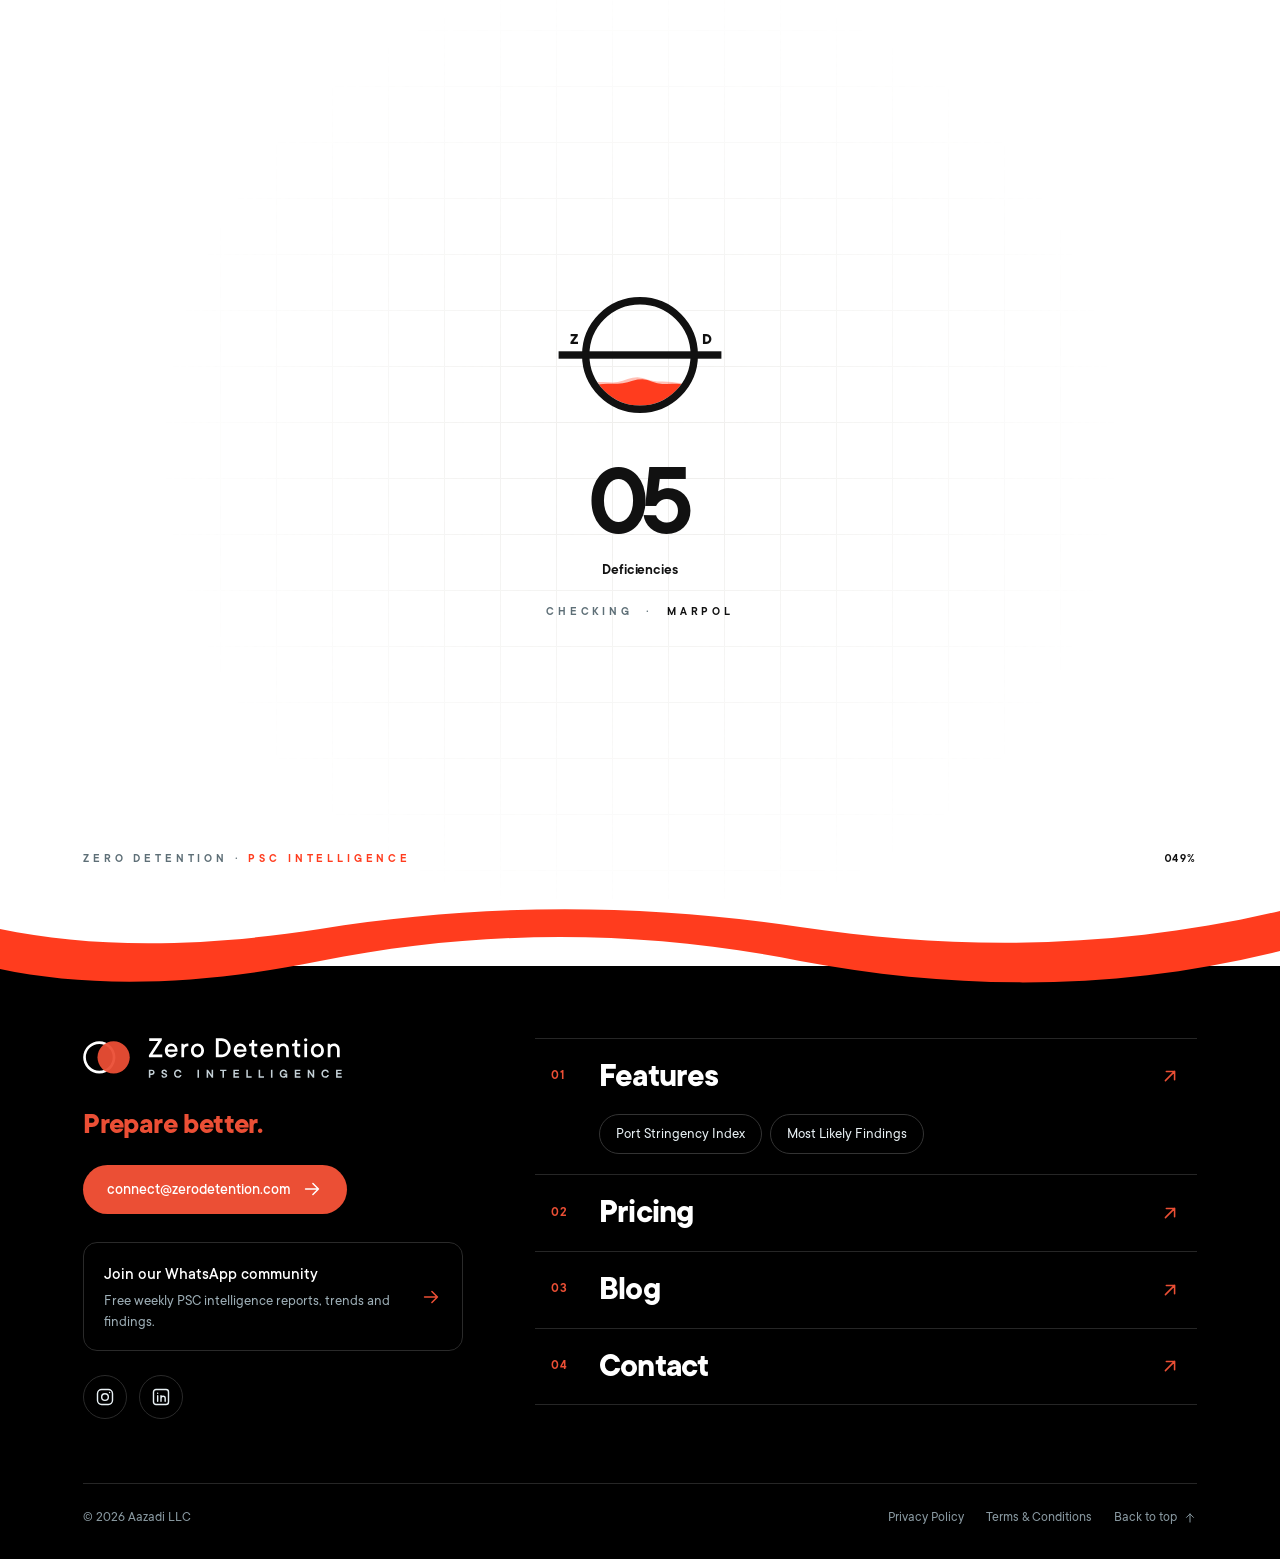
<file: blog.html>
<!DOCTYPE html>
<html lang="en">
<head>
  <meta charset="utf-8">
  <meta name="viewport" content="width=device-width, initial-scale=1, viewport-fit=cover">
  <meta name="theme-color" content="#ffffff">
  <meta name="description" content="PSC trends, inspection insights and product updates from Zero Detention.">
  <title>Blog · Zero Detention</title>
  <link rel="icon" href="favicon.ico" sizes="any">
  <link rel="icon" href="assets/favicon/favicon.svg" type="image/svg+xml">
  <link rel="apple-touch-icon" href="assets/favicon/apple-touch-icon.png">
  <link rel="preload" href="assets/fonts/TTCommons-Regular.woff2" as="font" type="font/woff2" crossorigin>
  <link rel="stylesheet" href="styles/fonts.css">
  <link rel="stylesheet" href="styles/loader.css">
  <script src="scripts/loader.js"></script>
  <link rel="stylesheet" href="styles/layout.css">
  <link rel="stylesheet" href="styles/content.css">
</head>
<body id="top">
  <a class="skip" href="#main">Skip to content</a>
  <header class="site-header">
    <nav class="nav-shell" aria-label="Main navigation">
      <button class="menu-toggle" aria-label="Open menu" aria-expanded="false"><span></span><span></span></button>
      <div class="nav-links nav-left">
        <a href="features.html">Features</a>
        <a href="pricing.html">Pricing</a>
      </div>
      <a class="brand" href="index.html" aria-label="Zero Detention home"><img src="assets/logo/zero-detention-on-light.svg" width="2789" height="431" alt="Zero Detention — PSC Intelligence"></a>
      <div class="nav-links nav-right">
        <a href="blog.html">Blog</a>
        <a href="contact.html">Contact</a>
        <a class="nav-login" href="#login">Login</a>
      </div>
    </nav>
    <div class="mobile-menu">
      <a href="features.html">Features</a>
      <a href="pricing.html">Pricing</a>
      <a href="blog.html">Blog</a>
      <a href="contact.html">Contact</a>
      <a href="#login">Login</a>
    </div>
  </header>

  <main id="main">
    <section class="hero"><div class="container">
      <span class="tag">Blog</span>
      <h1>Blog</h1>
      <p class="lede">Port State Control trends, inspection insights and product updates.</p>
    </div></section>
    <section class="container">
      <div class="card empty"><h2>Our first articles are on the way.</h2><p>Until then, join the WhatsApp community for free weekly PSC intelligence reports.</p></div>
      <!-- To publish a post, add inside <div class="post-grid">:
      <a class="post" href="blog-post-slug.html"><span class="tag">Category</span><h2>Post title</h2><p>Short summary.</p><span class="meta">Date · 5 min read</span></a> -->
      <div class="post-grid"></div>
      <section class="wa card" id="community">
        <div class="wa-text">
          <h2>Join our WhatsApp community</h2>
          <p>Get free PSC intelligence reports every week, along with interesting inspection trends and findings.</p>
          <a class="btn" href="#whatsapp-link">Join on WhatsApp</a>
        </div>
        <div class="qr" role="img" aria-label="WhatsApp community QR code (placeholder)"><span>QR code</span></div>
      </section>
    </section>
  </main>
    <footer class="zg" id="site-footer">
      <div class="zg-in">
        <div class="zg-grid">
          <div class="zg-left">
            <a class="zg-logo" href="index.html" aria-label="Zero Detention home"><img src="assets/logo/zero-detention-on-dark.svg" width="2789" height="431" alt="Zero Detention — PSC Intelligence" loading="lazy"></a>
            <p class="zg-tag"><span>Prepare better.</span></p>
            <a class="zg-mail" href="mailto:connect@zerodetention.com">connect@zerodetention.com <i aria-hidden="true"><svg class="ic" viewBox="0 0 24 24" aria-hidden="true" focusable="false"><path d="M5 12h14M13 6l6 6-6 6"/></svg></i></a>
            <a class="zg-wa" href="contact.html#community"><b>Join our WhatsApp community</b><span>Free weekly PSC intelligence reports, trends and findings.</span><i aria-hidden="true"><svg class="ic" viewBox="0 0 24 24" aria-hidden="true" focusable="false"><path d="M5 12h14M13 6l6 6-6 6"/></svg></i></a>
            <div class="zg-social" aria-label="Follow Zero Detention">
              <a href="https://www.instagram.com/zerodetention/" target="_blank" rel="noopener noreferrer" aria-label="Zero Detention on Instagram"><svg class="ic" viewBox="0 0 24 24" aria-hidden="true" focusable="false"><rect x="3" y="3" width="18" height="18" rx="5"/><circle cx="12" cy="12" r="4"/><path d="M17.5 6.5h.01"/></svg></a>
              <a href="https://www.linkedin.com/company/zero-detention/" target="_blank" rel="noopener noreferrer" aria-label="Zero Detention on LinkedIn"><svg class="ic" viewBox="0 0 24 24" aria-hidden="true" focusable="false"><rect x="3" y="3" width="18" height="18" rx="3"/><path d="M8 10.5V17M8 7.5v.01M12 17v-6.5M12 13.5a2.5 2.5 0 0 1 5 0V17"/></svg></a>
            </div>
          </div>
          <nav class="zg-list" aria-label="Footer">
            <div class="zg-item">
              <a class="zg-row" href="features.html"><span class="zg-n">01</span><span class="zg-t">Features</span><i aria-hidden="true"><svg class="ic" viewBox="0 0 24 24" aria-hidden="true" focusable="false"><path d="M7 17 17 7M8 7h9v9"/></svg></i></a>
              <div class="zg-sub"><a href="feature-port-stringency-index.html">Port Stringency Index</a><a href="feature-most-likely-findings.html">Most Likely Findings</a></div>
            </div>
            <a class="zg-row" href="pricing.html"><span class="zg-n">02</span><span class="zg-t">Pricing</span><i aria-hidden="true"><svg class="ic" viewBox="0 0 24 24" aria-hidden="true" focusable="false"><path d="M7 17 17 7M8 7h9v9"/></svg></i></a>
            <a class="zg-row" href="blog.html"><span class="zg-n">03</span><span class="zg-t">Blog</span><i aria-hidden="true"><svg class="ic" viewBox="0 0 24 24" aria-hidden="true" focusable="false"><path d="M7 17 17 7M8 7h9v9"/></svg></i></a>
            <a class="zg-row" href="contact.html"><span class="zg-n">04</span><span class="zg-t">Contact</span><i aria-hidden="true"><svg class="ic" viewBox="0 0 24 24" aria-hidden="true" focusable="false"><path d="M7 17 17 7M8 7h9v9"/></svg></i></a>
          </nav>
        </div>
        <div class="zg-bar">
          <span>© 2026 Aazadi LLC</span>
          <span class="zg-legal"><a href="privacy.html">Privacy Policy</a><a href="terms.html">Terms &amp; Conditions</a><a class="zg-top" href="#top">Back to top <svg class="ic" viewBox="0 0 24 24" aria-hidden="true" focusable="false"><path d="M12 19V5M6 11l6-6 6 6"/></svg></a></span>
        </div>
      </div>
    </footer>
  <script src="scripts/nav.js"></script>
</body>
</html>
</file>
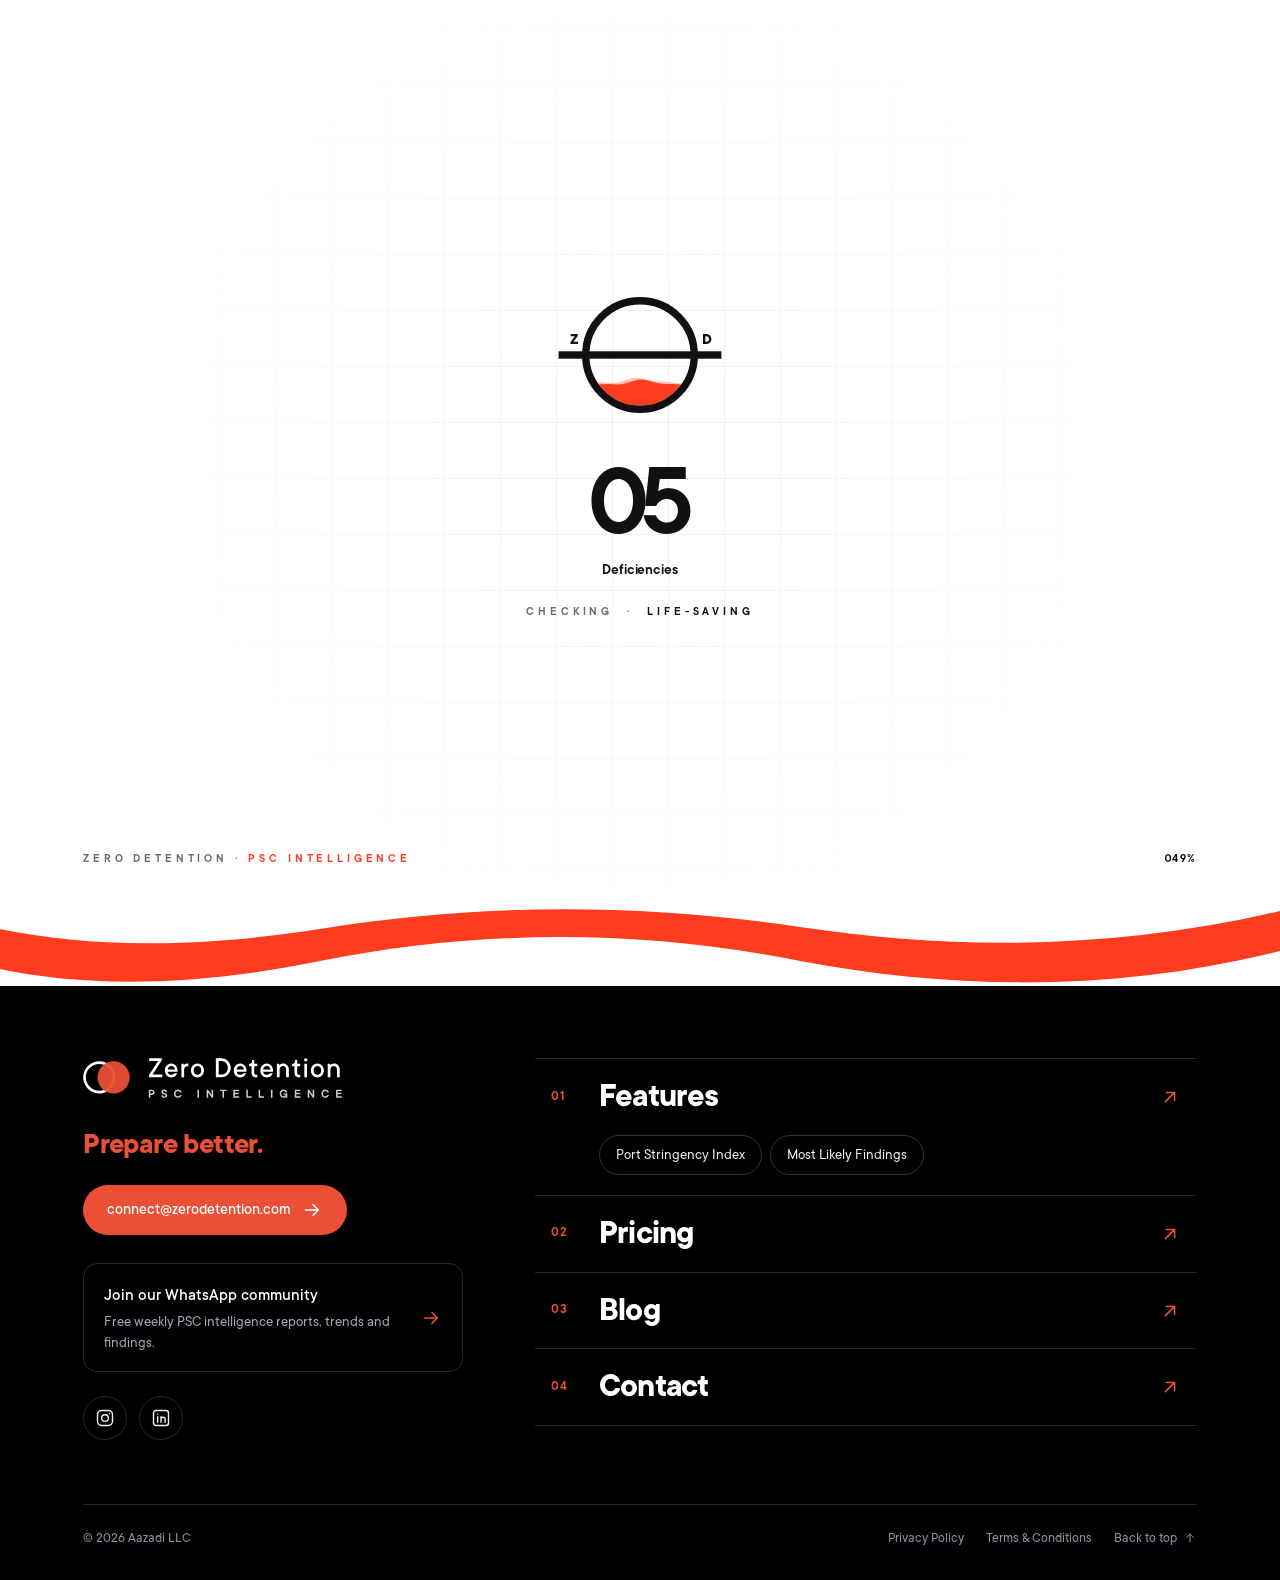
<file: contact.html>
<!DOCTYPE html>
<html lang="en">
<head>
  <meta charset="utf-8">
  <meta name="viewport" content="width=device-width, initial-scale=1, viewport-fit=cover">
  <meta name="theme-color" content="#ffffff">
  <meta name="description" content="Contact Zero Detention, operated by Aazadi LLC.">
  <title>Contact us · Zero Detention</title>
  <link rel="icon" href="favicon.ico" sizes="any">
  <link rel="icon" href="assets/favicon/favicon.svg" type="image/svg+xml">
  <link rel="apple-touch-icon" href="assets/favicon/apple-touch-icon.png">
  <link rel="preload" href="assets/fonts/TTCommons-Regular.woff2" as="font" type="font/woff2" crossorigin>
  <link rel="stylesheet" href="styles/fonts.css">
  <link rel="stylesheet" href="styles/loader.css">
  <script src="scripts/loader.js"></script>
  <link rel="stylesheet" href="styles/layout.css">
  <link rel="stylesheet" href="styles/content.css">
</head>
<body id="top">
  <a class="skip" href="#main">Skip to content</a>
  <header class="site-header">
    <nav class="nav-shell" aria-label="Main navigation">
      <button class="menu-toggle" aria-label="Open menu" aria-expanded="false"><span></span><span></span></button>
      <div class="nav-links nav-left">
        <a href="features.html">Features</a>
        <a href="pricing.html">Pricing</a>
      </div>
      <a class="brand" href="index.html" aria-label="Zero Detention home"><img src="assets/logo/zero-detention-on-light.svg" width="2789" height="431" alt="Zero Detention — PSC Intelligence"></a>
      <div class="nav-links nav-right">
        <a href="blog.html">Blog</a>
        <a href="contact.html">Contact</a>
        <a class="nav-login" href="#login">Login</a>
      </div>
    </nav>
    <div class="mobile-menu">
      <a href="features.html">Features</a>
      <a href="pricing.html">Pricing</a>
      <a href="blog.html">Blog</a>
      <a href="contact.html">Contact</a>
      <a href="#login">Login</a>
    </div>
  </header>

  <main id="main">
    <section class="hero"><div class="container">
      <span class="tag">Contact</span>
      <h1>Contact us</h1>
    </div></section>
    <section class="container contact-grid">
      <div class="card"><h2>Address</h2><p><strong>Aazadi LLC</strong><br>30 N Gould St, STE R<br>Sheridan, WY 82801<br>United States</p></div>
      <div class="card"><h2>Email</h2><p><a class="ul" href="mailto:connect@zerodetention.com">connect@zerodetention.com</a></p></div>
    </section>
    <div class="container"><section class="wa card" id="community">
        <div class="wa-text">
          <h2>Join our WhatsApp community</h2>
          <p>Get free PSC intelligence reports every week, along with interesting inspection trends and findings.</p>
          <a class="btn" href="#whatsapp-link">Join on WhatsApp</a>
        </div>
        <div class="qr" role="img" aria-label="WhatsApp community QR code (placeholder)"><span>QR code</span></div>
      </section></div>
  </main>
    <footer class="zg" id="site-footer">
      <div class="zg-in">
        <div class="zg-grid">
          <div class="zg-left">
            <a class="zg-logo" href="index.html" aria-label="Zero Detention home"><img src="assets/logo/zero-detention-on-dark.svg" width="2789" height="431" alt="Zero Detention — PSC Intelligence" loading="lazy"></a>
            <p class="zg-tag"><span>Prepare better.</span></p>
            <a class="zg-mail" href="mailto:connect@zerodetention.com">connect@zerodetention.com <i aria-hidden="true"><svg class="ic" viewBox="0 0 24 24" aria-hidden="true" focusable="false"><path d="M5 12h14M13 6l6 6-6 6"/></svg></i></a>
            <a class="zg-wa" href="contact.html#community"><b>Join our WhatsApp community</b><span>Free weekly PSC intelligence reports, trends and findings.</span><i aria-hidden="true"><svg class="ic" viewBox="0 0 24 24" aria-hidden="true" focusable="false"><path d="M5 12h14M13 6l6 6-6 6"/></svg></i></a>
            <div class="zg-social" aria-label="Follow Zero Detention">
              <a href="https://www.instagram.com/zerodetention/" target="_blank" rel="noopener noreferrer" aria-label="Zero Detention on Instagram"><svg class="ic" viewBox="0 0 24 24" aria-hidden="true" focusable="false"><rect x="3" y="3" width="18" height="18" rx="5"/><circle cx="12" cy="12" r="4"/><path d="M17.5 6.5h.01"/></svg></a>
              <a href="https://www.linkedin.com/company/zero-detention/" target="_blank" rel="noopener noreferrer" aria-label="Zero Detention on LinkedIn"><svg class="ic" viewBox="0 0 24 24" aria-hidden="true" focusable="false"><rect x="3" y="3" width="18" height="18" rx="3"/><path d="M8 10.5V17M8 7.5v.01M12 17v-6.5M12 13.5a2.5 2.5 0 0 1 5 0V17"/></svg></a>
            </div>
          </div>
          <nav class="zg-list" aria-label="Footer">
            <div class="zg-item">
              <a class="zg-row" href="features.html"><span class="zg-n">01</span><span class="zg-t">Features</span><i aria-hidden="true"><svg class="ic" viewBox="0 0 24 24" aria-hidden="true" focusable="false"><path d="M7 17 17 7M8 7h9v9"/></svg></i></a>
              <div class="zg-sub"><a href="feature-port-stringency-index.html">Port Stringency Index</a><a href="feature-most-likely-findings.html">Most Likely Findings</a></div>
            </div>
            <a class="zg-row" href="pricing.html"><span class="zg-n">02</span><span class="zg-t">Pricing</span><i aria-hidden="true"><svg class="ic" viewBox="0 0 24 24" aria-hidden="true" focusable="false"><path d="M7 17 17 7M8 7h9v9"/></svg></i></a>
            <a class="zg-row" href="blog.html"><span class="zg-n">03</span><span class="zg-t">Blog</span><i aria-hidden="true"><svg class="ic" viewBox="0 0 24 24" aria-hidden="true" focusable="false"><path d="M7 17 17 7M8 7h9v9"/></svg></i></a>
            <a class="zg-row" href="contact.html"><span class="zg-n">04</span><span class="zg-t">Contact</span><i aria-hidden="true"><svg class="ic" viewBox="0 0 24 24" aria-hidden="true" focusable="false"><path d="M7 17 17 7M8 7h9v9"/></svg></i></a>
          </nav>
        </div>
        <div class="zg-bar">
          <span>© 2026 Aazadi LLC</span>
          <span class="zg-legal"><a href="privacy.html">Privacy Policy</a><a href="terms.html">Terms &amp; Conditions</a><a class="zg-top" href="#top">Back to top <svg class="ic" viewBox="0 0 24 24" aria-hidden="true" focusable="false"><path d="M12 19V5M6 11l6-6 6 6"/></svg></a></span>
        </div>
      </div>
    </footer>
  <script src="scripts/nav.js"></script>
</body>
</html>
</file>
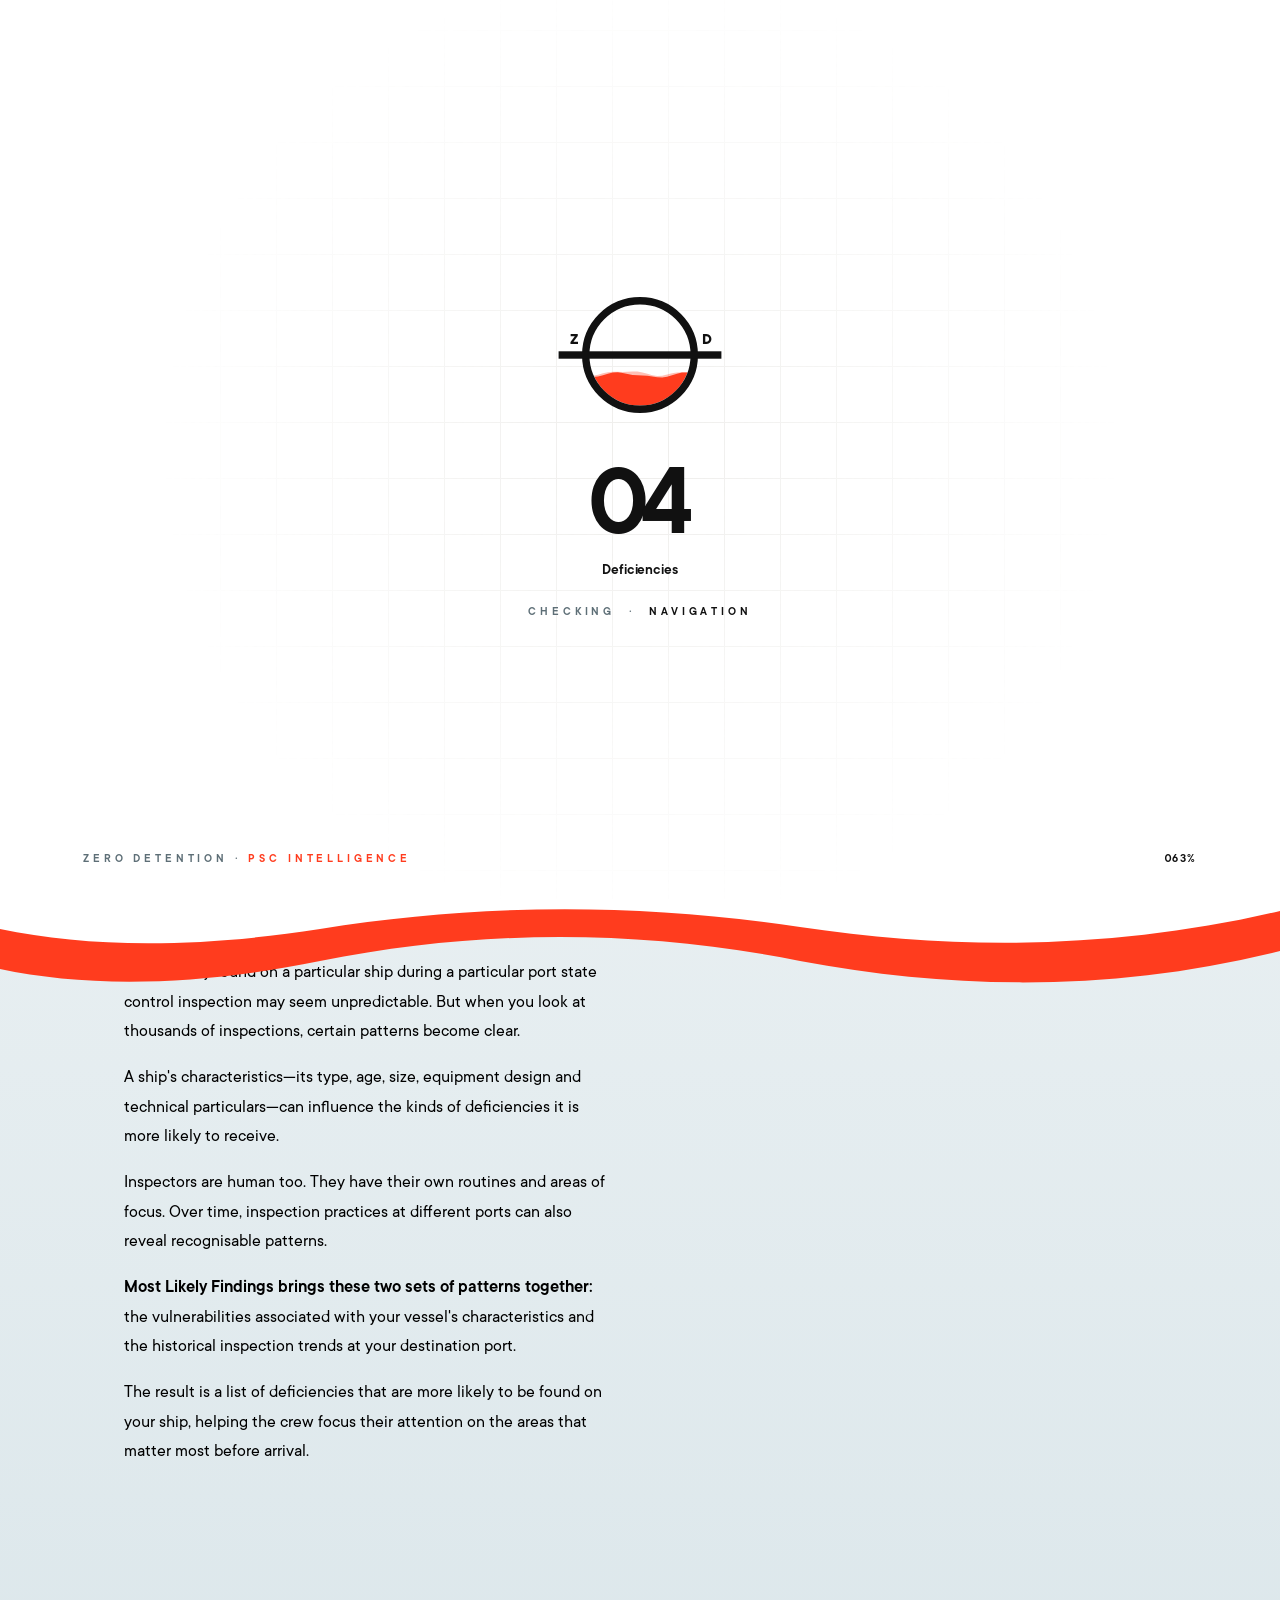
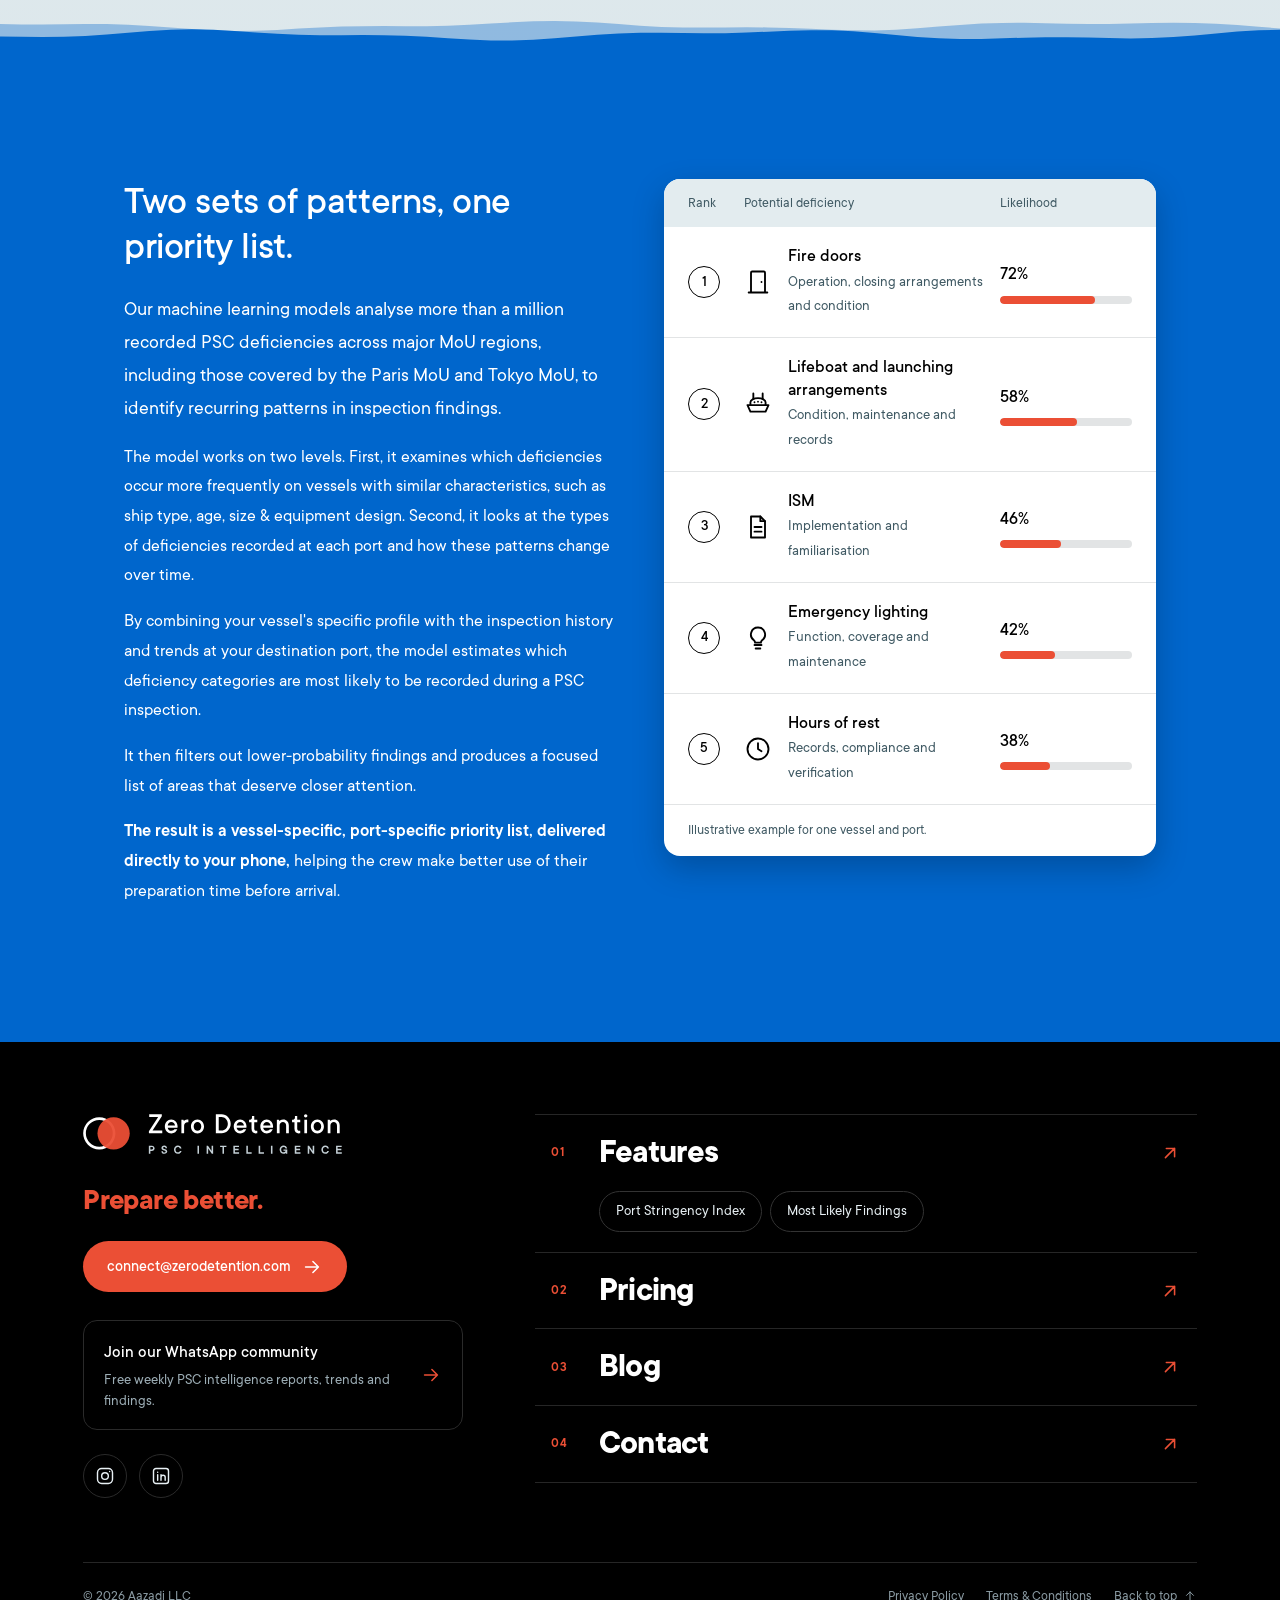
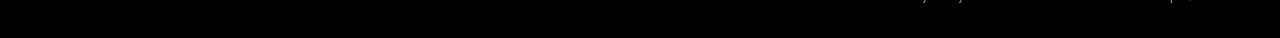
<file: feature-most-likely-findings.html>
<!DOCTYPE html>
<html lang="en">
<head>
  <meta charset="utf-8">
  <meta name="viewport" content="width=device-width, initial-scale=1, viewport-fit=cover">
  <meta name="theme-color" content="#ffffff">
  <meta name="description" content="The deficiencies a vessel is most likely to be written up for at its destination port.">
  <title>Most Likely Findings · Zero Detention</title>
  <link rel="icon" href="favicon.ico" sizes="any">
  <link rel="icon" href="assets/favicon/favicon.svg" type="image/svg+xml">
  <link rel="apple-touch-icon" href="assets/favicon/apple-touch-icon.png">
  <link rel="preload" href="assets/fonts/TTCommons-Regular.woff2" as="font" type="font/woff2" crossorigin>
  <link rel="preload" href="assets/fonts/TTCommons-Medium.woff2" as="font" type="font/woff2" crossorigin>
  <link rel="stylesheet" href="styles/fonts.css">
  <link rel="stylesheet" href="styles/loader.css">
  <script src="scripts/loader.js"></script>
  <link rel="stylesheet" href="styles/layout.css">
  <link rel="stylesheet" href="styles/features.css">
  <link rel="stylesheet" href="styles/pages/feature-most-likely-findings.css">
</head>
<body id="top" class="fx">
  <a class="skip" href="#main">Skip to content</a>
  <header class="site-header">
    <nav class="nav-shell" aria-label="Main navigation">
      <button class="menu-toggle" aria-label="Open menu" aria-expanded="false"><span></span><span></span></button>
      <div class="nav-links nav-left">
        <a href="features.html">Features</a>
        <a href="pricing.html">Pricing</a>
      </div>
      <a class="brand" href="index.html" aria-label="Zero Detention home"><img src="assets/logo/zero-detention-on-light.svg" width="2789" height="431" alt="Zero Detention — PSC Intelligence"></a>
      <div class="nav-links nav-right">
        <a href="blog.html">Blog</a>
        <a href="contact.html">Contact</a>
        <a class="nav-login" href="#login">Login</a>
      </div>
    </nav>
    <div class="mobile-menu">
      <a href="features.html">Features</a>
      <a href="pricing.html">Pricing</a>
      <a href="blog.html">Blog</a>
      <a href="contact.html">Contact</a>
      <a href="#login">Login</a>
    </div>
  </header>

  <main id="main">
<div class="air">
  <div class="wrap">

    <section class="banner" aria-label="Feature 2">
      <span class="tag">Feature 2</span>
      <h1>Most Likely Findings</h1>
      <p>Which deficiencies are most likely to be recorded on your ship?</p>
    </section>

    <section class="panel wide" id="simple" aria-labelledby="h-simple">
      <div>
        <h2 class="hd" id="h-simple">Random choices turn into patterns.</h2>
        <p class="lede">If you observe the data long enough, randomness turns into clear, predictable trends.</p>
        <p>Walk into a grocery store on a Friday and look at what people are buying. Lemons, firewood, hot chocolate. At first glance, their choices seem completely random.</p>
        <p>But look at five years of sales data, and a different picture emerges. You begin to notice that on cold, rainy Fridays, people buy more firewood, soup and hot chocolate.</p>
        <p>What looked like random individual choices starts to follow a pattern when you have enough data.</p>
        <p>A deficiency found on a particular ship during a particular port state control inspection may seem unpredictable. But when you look at thousands of inspections, certain patterns become clear.</p>
        <p>A ship's characteristics—its type, age, size, equipment design and technical particulars—can influence the kinds of deficiencies it is more likely to receive.</p>
        <p>Inspectors are human too. They have their own routines and areas of focus. Over time, inspection practices at different ports can also reveal recognisable patterns.</p>
        <p><strong>Most Likely Findings brings these two sets of patterns together:</strong> the vulnerabilities associated with your vessel's characteristics and the historical inspection trends at your destination port.</p>
        <p>The result is a list of deficiencies that are more likely to be found on your ship, helping the crew focus their attention on the areas that matter most before arrival.</p>
      </div>
      <figure class="ill sticky"><img src="assets/images/ship-findings.webp" width="1280" height="760" alt="A bulk carrier at sea with callouts pointing to the bridge rest hour record, the lifeboat and the hatch covers" loading="lazy"></figure>
    </section>
  </div>
<div class="swell" aria-hidden="true">
        <svg viewBox="0 0 1200 200" preserveAspectRatio="none" height="200"><path fill="rgba(0,102,204,.35)"/><path fill="#0066CC"/></svg>
      </div>
    </div>

<div class="water">
  <div class="wrap">
    <section class="panel wide reveal" id="complex" aria-labelledby="h-complex">
      <div>
        <h2 class="hd" id="h-complex">Two sets of patterns, one priority list.</h2>
        <p class="lede">Our machine learning models analyse more than a million recorded PSC deficiencies across major MoU regions, including those covered by the Paris MoU and Tokyo MoU, to identify recurring patterns in inspection findings.</p>
        <p>The model works on two levels. First, it examines which deficiencies occur more frequently on vessels with similar characteristics, such as ship type, age, size &amp; equipment design. Second, it looks at the types of deficiencies recorded at each port and how these patterns change over time.</p>
        <p>By combining your vessel's specific profile with the inspection history and trends at your destination port, the model estimates which deficiency categories are most likely to be recorded during a PSC inspection.</p>
        <p>It then filters out lower-probability findings and produces a focused list of areas that deserve closer attention.</p>
        <p><strong>The result is a vessel-specific, port-specific priority list, delivered directly to your phone,</strong> helping the crew make better use of their preparation time before arrival.</p>
      </div>
      <div class="tbl sticky" role="table" aria-label="Example list of the most likely deficiencies with their likelihood">
        <div class="th" role="row"><span>Rank</span><span>Potential deficiency</span><span>Likelihood</span></div>
        <div class="tr" role="row"><span class="rk">1</span><svg class="ico" viewBox="0 0 24 24" aria-hidden="true"><path d="M6 21V4a1 1 0 0 1 1-1h10a1 1 0 0 1 1 1v17M4 21h16M15 12h.01"/></svg><div class="nm"><b>Fire doors</b><span>Operation, closing arrangements and condition</span></div><div class="lk"><b>72%</b><div class="track"><div class="bar" style="--w:72%"></div></div></div></div>
<div class="tr" role="row"><span class="rk">2</span><svg class="ico" viewBox="0 0 24 24" aria-hidden="true"><path d="M3 13h18l-2.5 5.5h-13z"/><path d="M5.5 13v-2.5a6.5 3.5 0 0 1 13 0V13"/><path d="M8 7.6V3M16 7.6V3M9 10.5h.01M12 10h.01M15 10.5h.01"/></svg><div class="nm"><b>Lifeboat and launching arrangements</b><span>Condition, maintenance and records</span></div><div class="lk"><b>58%</b><div class="track"><div class="bar" style="--w:58%"></div></div></div></div>
<div class="tr" role="row"><span class="rk">3</span><svg class="ico" viewBox="0 0 24 24" aria-hidden="true"><path d="M6 3h8l4 4v14H6z"/><path d="M14 3v4h4M9 12h6M9 16h6"/></svg><div class="nm"><b>ISM</b><span>Implementation and familiarisation</span></div><div class="lk"><b>46%</b><div class="track"><div class="bar" style="--w:46%"></div></div></div></div>
<div class="tr" role="row"><span class="rk">4</span><svg class="ico" viewBox="0 0 24 24" aria-hidden="true"><path d="M9 18h6M10 21h4"/><path d="M12 3a6 6 0 0 0-3.5 10.9c.6.5 1 1.2 1 2.1h5c0-.9.4-1.6 1-2.1A6 6 0 0 0 12 3z"/></svg><div class="nm"><b>Emergency lighting</b><span>Function, coverage and maintenance</span></div><div class="lk"><b>42%</b><div class="track"><div class="bar" style="--w:42%"></div></div></div></div>
<div class="tr" role="row"><span class="rk">5</span><svg class="ico" viewBox="0 0 24 24" aria-hidden="true"><circle cx="12" cy="12" r="9"/><path d="M12 7v5l3 2"/></svg><div class="nm"><b>Hours of rest</b><span>Records, compliance and verification</span></div><div class="lk"><b>38%</b><div class="track"><div class="bar" style="--w:38%"></div></div></div></div>
<div class="foot">Illustrative example for one vessel and port.</div>
      </div>
    </section>
  </div>
</div>
  </main>
    <footer class="zg" id="site-footer">
      <div class="zg-in">
        <div class="zg-grid">
          <div class="zg-left">
            <a class="zg-logo" href="index.html" aria-label="Zero Detention home"><img src="assets/logo/zero-detention-on-dark.svg" width="2789" height="431" alt="Zero Detention — PSC Intelligence" loading="lazy"></a>
            <p class="zg-tag"><span>Prepare better.</span></p>
            <a class="zg-mail" href="mailto:connect@zerodetention.com">connect@zerodetention.com <i aria-hidden="true"><svg class="ic" viewBox="0 0 24 24" aria-hidden="true" focusable="false"><path d="M5 12h14M13 6l6 6-6 6"/></svg></i></a>
            <a class="zg-wa" href="contact.html#community"><b>Join our WhatsApp community</b><span>Free weekly PSC intelligence reports, trends and findings.</span><i aria-hidden="true"><svg class="ic" viewBox="0 0 24 24" aria-hidden="true" focusable="false"><path d="M5 12h14M13 6l6 6-6 6"/></svg></i></a>
            <div class="zg-social" aria-label="Follow Zero Detention">
              <a href="https://www.instagram.com/zerodetention/" target="_blank" rel="noopener noreferrer" aria-label="Zero Detention on Instagram"><svg class="ic" viewBox="0 0 24 24" aria-hidden="true" focusable="false"><rect x="3" y="3" width="18" height="18" rx="5"/><circle cx="12" cy="12" r="4"/><path d="M17.5 6.5h.01"/></svg></a>
              <a href="https://www.linkedin.com/company/zero-detention/" target="_blank" rel="noopener noreferrer" aria-label="Zero Detention on LinkedIn"><svg class="ic" viewBox="0 0 24 24" aria-hidden="true" focusable="false"><rect x="3" y="3" width="18" height="18" rx="3"/><path d="M8 10.5V17M8 7.5v.01M12 17v-6.5M12 13.5a2.5 2.5 0 0 1 5 0V17"/></svg></a>
            </div>
          </div>
          <nav class="zg-list" aria-label="Footer">
            <div class="zg-item">
              <a class="zg-row" href="features.html"><span class="zg-n">01</span><span class="zg-t">Features</span><i aria-hidden="true"><svg class="ic" viewBox="0 0 24 24" aria-hidden="true" focusable="false"><path d="M7 17 17 7M8 7h9v9"/></svg></i></a>
              <div class="zg-sub"><a href="feature-port-stringency-index.html">Port Stringency Index</a><a href="feature-most-likely-findings.html">Most Likely Findings</a></div>
            </div>
            <a class="zg-row" href="pricing.html"><span class="zg-n">02</span><span class="zg-t">Pricing</span><i aria-hidden="true"><svg class="ic" viewBox="0 0 24 24" aria-hidden="true" focusable="false"><path d="M7 17 17 7M8 7h9v9"/></svg></i></a>
            <a class="zg-row" href="blog.html"><span class="zg-n">03</span><span class="zg-t">Blog</span><i aria-hidden="true"><svg class="ic" viewBox="0 0 24 24" aria-hidden="true" focusable="false"><path d="M7 17 17 7M8 7h9v9"/></svg></i></a>
            <a class="zg-row" href="contact.html"><span class="zg-n">04</span><span class="zg-t">Contact</span><i aria-hidden="true"><svg class="ic" viewBox="0 0 24 24" aria-hidden="true" focusable="false"><path d="M7 17 17 7M8 7h9v9"/></svg></i></a>
          </nav>
        </div>
        <div class="zg-bar">
          <span>© 2026 Aazadi LLC</span>
          <span class="zg-legal"><a href="privacy.html">Privacy Policy</a><a href="terms.html">Terms &amp; Conditions</a><a class="zg-top" href="#top">Back to top <svg class="ic" viewBox="0 0 24 24" aria-hidden="true" focusable="false"><path d="M12 19V5M6 11l6-6 6 6"/></svg></a></span>
        </div>
      </div>
    </footer>

  <script src="scripts/nav.js"></script>
  <script src="scripts/wave.js"></script>
</body>
</html>
</file>
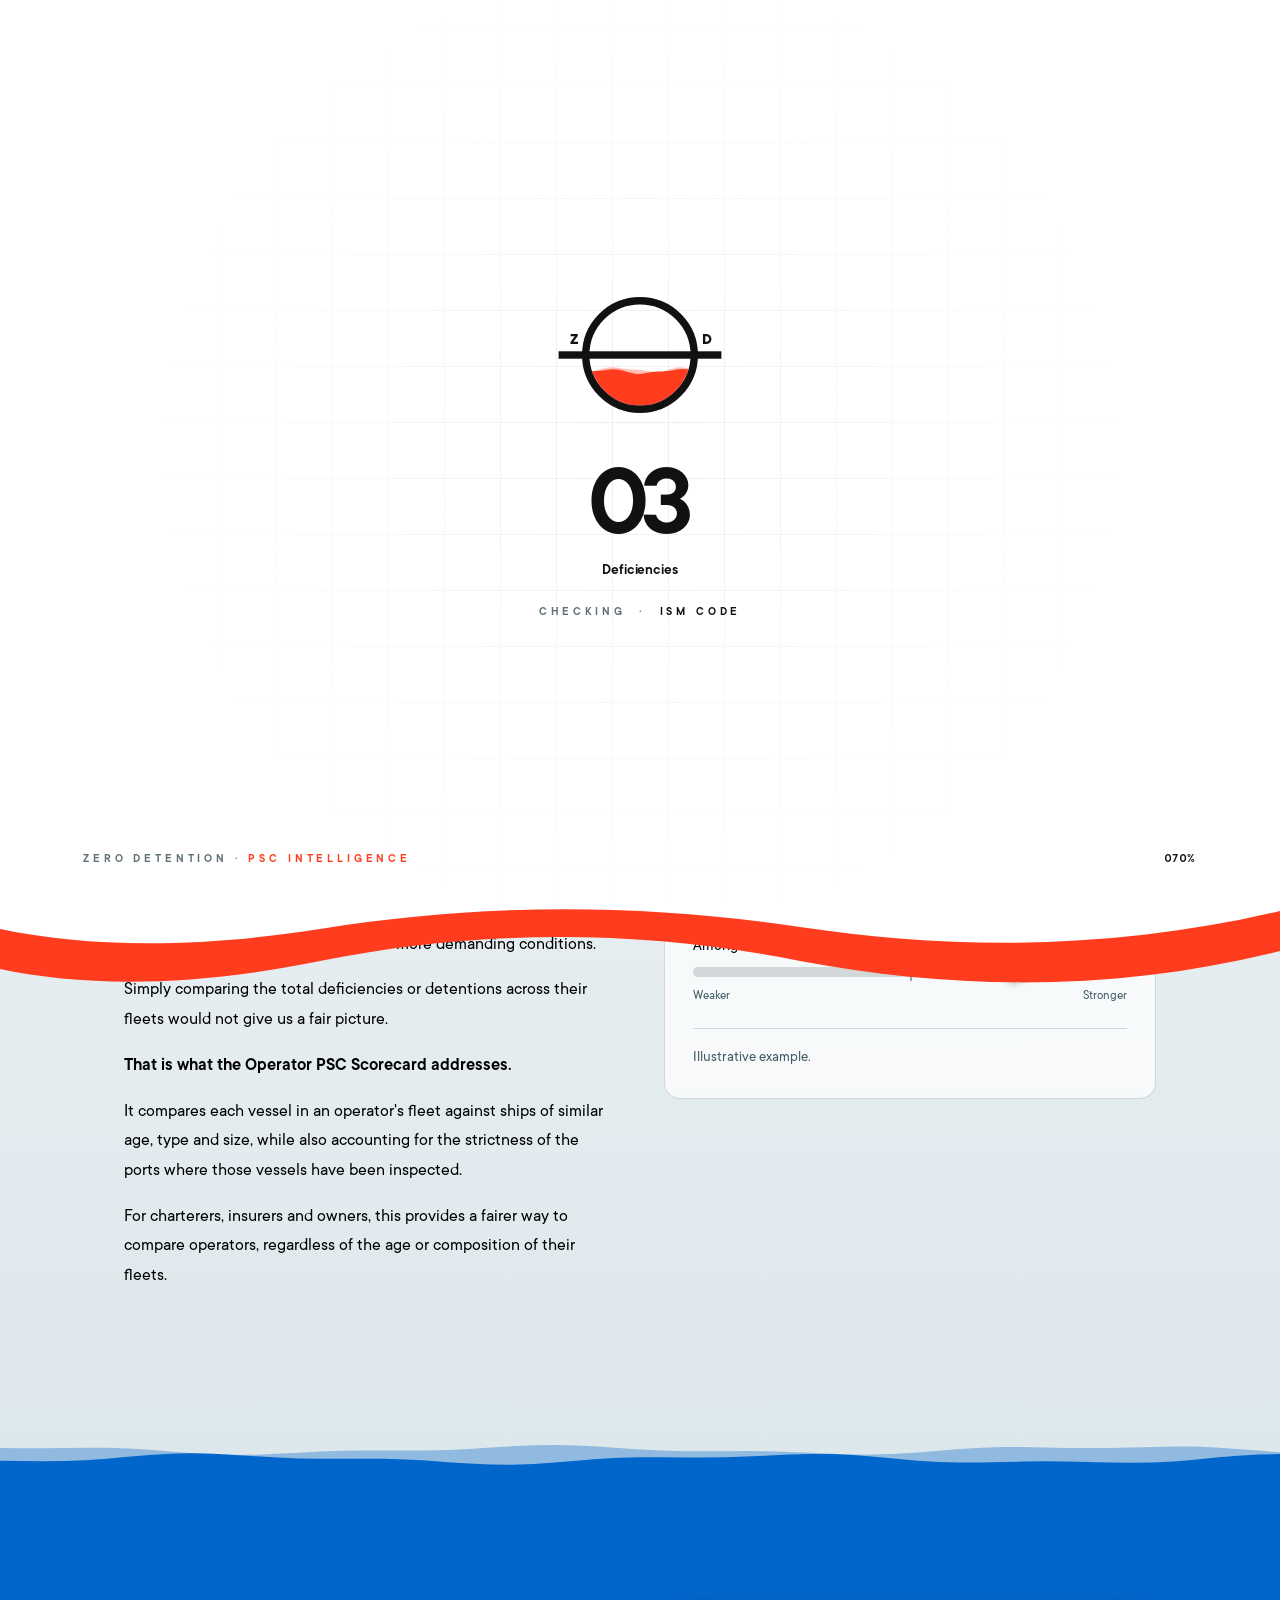
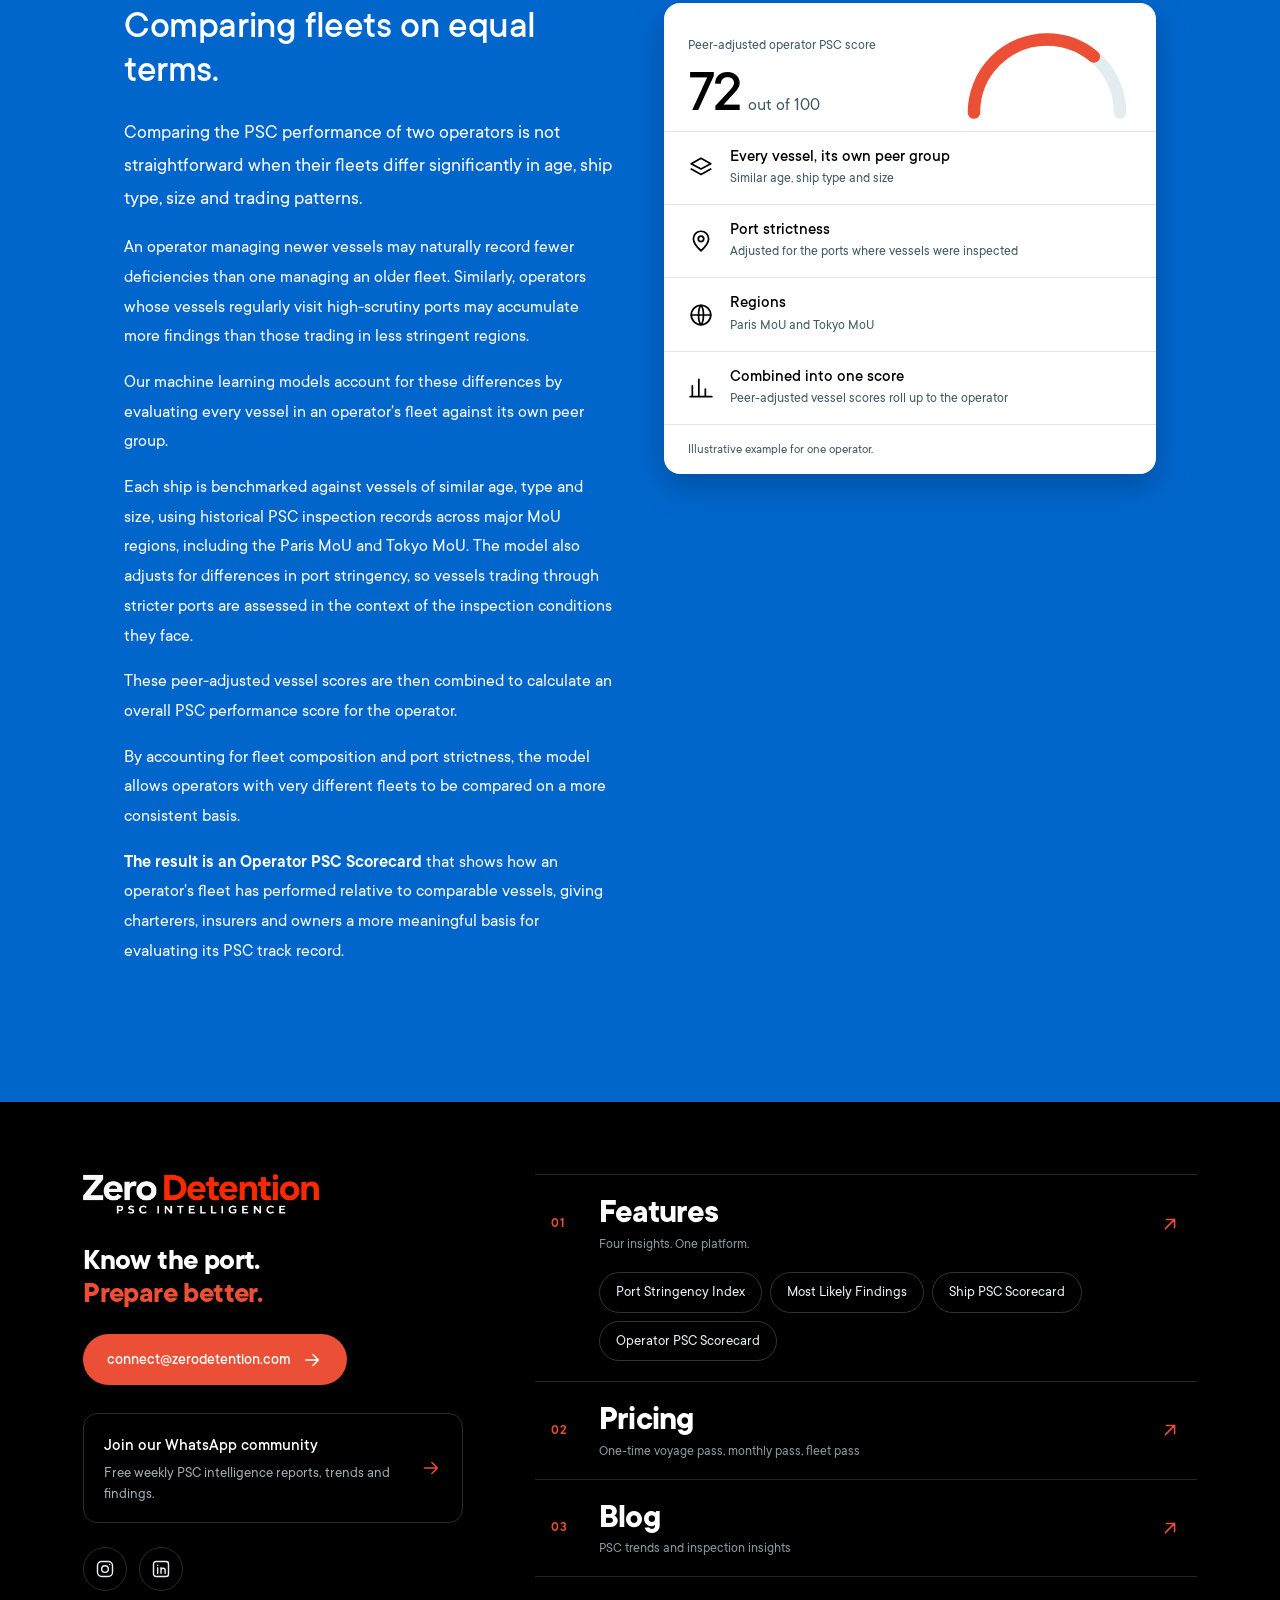
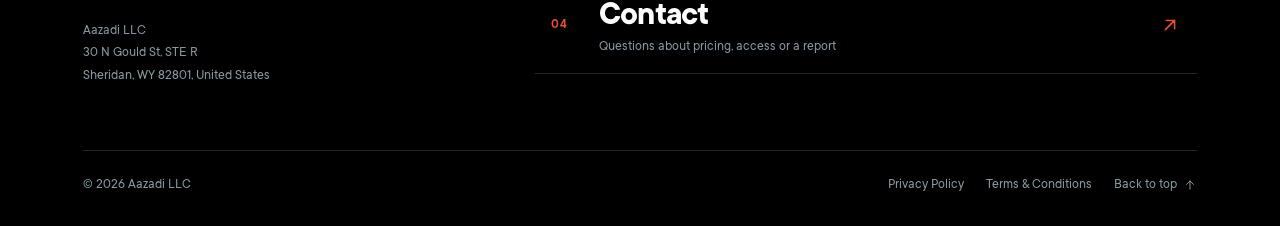
<file: feature-operator-psc-scorecard.html>
<!DOCTYPE html>
<html lang="en">
<head>
  <meta charset="utf-8">
  <meta name="viewport" content="width=device-width, initial-scale=1, viewport-fit=cover">
  <meta name="theme-color" content="#ffffff">
  <meta name="description" content="How an operator has performed compared with its peers, across PSC regimes.">
  <title>Operator PSC Scorecard · Zero Detention</title>
  <link rel="icon" href="assets/logo/zero-detention-on-light.png">
  <link rel="preload" href="assets/fonts/TTCommons-Regular.woff2" as="font" type="font/woff2" crossorigin>
  <link rel="preload" href="assets/fonts/TTCommons-Medium.woff2" as="font" type="font/woff2" crossorigin>
  <link rel="stylesheet" href="styles/fonts.css">
  <link rel="stylesheet" href="styles/loader.css">
  <script src="scripts/loader.js"></script>
  <link rel="stylesheet" href="styles/layout.css">
  <link rel="stylesheet" href="styles/features.css">
  <link rel="stylesheet" href="styles/pages/feature-ship-psc-scorecard.css">
</head>
<body id="top" class="fx">
  <a class="skip" href="#main">Skip to content</a>
  <header class="site-header">
    <nav class="nav-shell" aria-label="Main navigation">
      <button class="menu-toggle" aria-label="Open menu" aria-expanded="false"><span></span><span></span></button>
      <div class="nav-links nav-left">
        <a href="features.html">Features</a>
        <a href="pricing.html">Pricing</a>
      </div>
      <a class="brand" href="index.html" aria-label="Zero Detention home"><img src="assets/logo/zero-detention-on-light.png" width="1709" height="290" alt="Zero Detention — PSC Intelligence"></a>
      <div class="nav-links nav-right">
        <a href="blog.html">Blog</a>
        <a href="contact.html">Contact</a>
        <a class="nav-login" href="#login">Login</a>
      </div>
    </nav>
    <div class="mobile-menu">
      <a href="features.html">Features</a>
      <a href="pricing.html">Pricing</a>
      <a href="blog.html">Blog</a>
      <a href="contact.html">Contact</a>
      <a href="#login">Login</a>
    </div>
  </header>

  <main id="main">
    <div class="air">
      <div class="wrap">
        <section class="banner" aria-label="Feature 4">
          <span class="tag">Feature 4</span>
          <h1>Operator PSC Scorecard</h1>
          <p>How does an operator's fleet perform compared with fleets of similar vessels?</p>
        </section>

        <section class="panel wide" id="simple" aria-labelledby="h-simple">
          <div>
            <h2 class="hd" id="h-simple">Two fleets. Very different ships.</h2>
            <p class="lede">Imagine two ship operators.</p>
            <p>One manages 20 brand-new container ships. The other manages 20 aging bulk carriers.</p>
            <p>The first operator will probably record fewer PSC deficiencies. Looking at the total numbers, it might appear that the first operator is doing a much better job.</p>
            <p>But is that necessarily true?</p>
            <p>The second operator could have an excellent maintenance team, managing a much older fleet under far more demanding conditions.</p>
            <p>Simply comparing the total deficiencies or detentions across their fleets would not give us a fair picture.</p>
            <p><strong>That is what the Operator PSC Scorecard addresses.</strong></p>
            <p>It compares each vessel in an operator's fleet against ships of similar age, type and size, while also accounting for the strictness of the ports where those vessels have been inspected.</p>
            <p>For charterers, insurers and owners, this provides a fairer way to compare operators, regardless of the age or composition of their fleets.</p>
          </div>
          <aside class="viz sticky" aria-label="Face value compared with peers">
            <h2>Face value versus peers</h2>
            <div class="vessel face">
              <div class="vh"><b>Operator A</b><span>20 brand-new container ships</span></div>
              <div class="row"><div class="lbl"><span>At face value</span><span>Fewer deficiencies</span></div><div class="track"><div class="fill" style="width:30%"></div></div></div>
              <div class="row"><div class="lbl"><span>Among similar fleets</span><span>About average</span></div><div class="peer"><span class="pm" style="left:52%"></span></div><div class="scale"><span>Weaker</span><span>Stronger</span></div></div>
            </div>
            <div class="vessel face">
              <div class="vh"><b>Operator B</b><span>20 aging bulk carriers</span></div>
              <div class="row"><div class="lbl"><span>At face value</span><span>More deficiencies</span></div><div class="track"><div class="fill" style="width:100%"></div></div></div>
              <div class="row"><div class="lbl"><span>Among similar fleets</span><span>Better than most</span></div><div class="peer"><span class="pm" style="left:74%"></span></div><div class="scale"><span>Weaker</span><span>Stronger</span></div></div>
            </div>
            <div class="note">Illustrative example.</div>
          </aside>
        </section>
      </div>
    <div class="swell" aria-hidden="true">
        <svg viewBox="0 0 1200 200" preserveAspectRatio="none" height="200"><path fill="rgba(0,102,204,.35)"/><path fill="#0066CC"/></svg>
      </div>
    </div>

    <div class="water">
      <div class="wrap">
        <section class="panel wide reveal" id="complex" aria-labelledby="h-complex">
          <div>
            <h2 class="hd" id="h-complex">Comparing fleets on equal terms.</h2>
            <p class="lede">Comparing the PSC performance of two operators is not straightforward when their fleets differ significantly in age, ship type, size and trading patterns.</p>
            <p>An operator managing newer vessels may naturally record fewer deficiencies than one managing an older fleet. Similarly, operators whose vessels regularly visit high-scrutiny ports may accumulate more findings than those trading in less stringent regions.</p>
            <p>Our machine learning models account for these differences by evaluating every vessel in an operator's fleet against its own peer group.</p>
            <p>Each ship is benchmarked against vessels of similar age, type and size, using historical PSC inspection records across major MoU regions, including the Paris MoU and Tokyo MoU. The model also adjusts for differences in port stringency, so vessels trading through stricter ports are assessed in the context of the inspection conditions they face.</p>
            <p>These peer-adjusted vessel scores are then combined to calculate an overall PSC performance score for the operator.</p>
            <p>By accounting for fleet composition and port strictness, the model allows operators with very different fleets to be compared on a more consistent basis.</p>
            <p><strong>The result is an Operator PSC Scorecard</strong> that shows how an operator's fleet has performed relative to comparable vessels, giving charterers, insurers and owners a more meaningful basis for evaluating its PSC track record.</p>
          </div>
          <div class="score sticky" role="group" aria-label="Example operator PSC score">
            <div class="sc-top">
              <div><div class="lab">Peer-adjusted operator PSC score</div><div class="big">72<small>out of 100</small></div></div>
              <svg class="gauge" viewBox="0 0 160 92" aria-hidden="true"><path class="gt" d="M10 82A70 70 0 0 1 150 82"/><path class="gf" d="M10 82A70 70 0 0 1 150 82"/></svg>
            </div>
            <div class="adj"><svg class="ico" viewBox="0 0 24 24" aria-hidden="true"><path d="M12 3l9 5-9 5-9-5 9-5zM3 13l9 5 9-5"/></svg><div><b>Every vessel, its own peer group</b><span>Similar age, ship type and size</span></div></div>
            <div class="adj"><svg class="ico" viewBox="0 0 24 24" aria-hidden="true"><path d="M12 21s7-6.2 7-11a7 7 0 0 0-14 0c0 4.8 7 11 7 11z"/><circle cx="12" cy="10" r="2.5"/></svg><div><b>Port strictness</b><span>Adjusted for the ports where vessels were inspected</span></div></div>
            <div class="adj"><svg class="ico" viewBox="0 0 24 24" aria-hidden="true"><circle cx="12" cy="12" r="9"/><path d="M3 12h18M12 3c3 3 3 15 0 18M12 3c-3 3-3 15 0 18"/></svg><div><b>Regions</b><span>Paris MoU and Tokyo MoU</span></div></div>
            <div class="adj"><svg class="ico" viewBox="0 0 24 24" aria-hidden="true"><path d="M4 20V10M10 20V4M16 20v-7M22 20H2"/></svg><div><b>Combined into one score</b><span>Peer-adjusted vessel scores roll up to the operator</span></div></div>
            <div class="foot">Illustrative example for one operator.</div>
          </div>
        </section>
      </div>
    </div>
  </main>
    <footer class="zg" id="site-footer">
      <div class="zg-in">
        <div class="zg-grid">
          <div class="zg-left">
            <a class="zg-logo" href="index.html" aria-label="Zero Detention home"><img src="assets/logo/zero-detention-on-dark.png" width="1709" height="290" alt="Zero Detention — PSC Intelligence" loading="lazy"></a>
            <p class="zg-tag">Know the port.<br><span>Prepare better.</span></p>
            <a class="zg-mail" href="mailto:connect@zerodetention.com">connect@zerodetention.com <i aria-hidden="true"><svg class="ic" viewBox="0 0 24 24" aria-hidden="true" focusable="false"><path d="M5 12h14M13 6l6 6-6 6"/></svg></i></a>
            <a class="zg-wa" href="contact.html#community"><b>Join our WhatsApp community</b><span>Free weekly PSC intelligence reports, trends and findings.</span><i aria-hidden="true"><svg class="ic" viewBox="0 0 24 24" aria-hidden="true" focusable="false"><path d="M5 12h14M13 6l6 6-6 6"/></svg></i></a>
            <div class="zg-social" aria-label="Follow Zero Detention">
              <a href="https://www.instagram.com/zerodetention/" target="_blank" rel="noopener noreferrer" aria-label="Zero Detention on Instagram"><svg class="ic" viewBox="0 0 24 24" aria-hidden="true" focusable="false"><rect x="3" y="3" width="18" height="18" rx="5"/><circle cx="12" cy="12" r="4"/><path d="M17.5 6.5h.01"/></svg></a>
              <a href="https://www.linkedin.com/company/zero-detention/" target="_blank" rel="noopener noreferrer" aria-label="Zero Detention on LinkedIn"><svg class="ic" viewBox="0 0 24 24" aria-hidden="true" focusable="false"><rect x="3" y="3" width="18" height="18" rx="3"/><path d="M8 10.5V17M8 7.5v.01M12 17v-6.5M12 13.5a2.5 2.5 0 0 1 5 0V17"/></svg></a>
            </div>
            <address>Aazadi LLC<br>30 N Gould St, STE R<br>Sheridan, WY 82801, United States</address>
          </div>
          <nav class="zg-list" aria-label="Footer">
            <div class="zg-item">
              <a class="zg-row" href="features.html"><span class="zg-n">01</span><span class="zg-t">Features<small>Four insights. One platform.</small></span><i aria-hidden="true"><svg class="ic" viewBox="0 0 24 24" aria-hidden="true" focusable="false"><path d="M7 17 17 7M8 7h9v9"/></svg></i></a>
              <div class="zg-sub"><a href="feature-port-stringency-index.html">Port Stringency Index</a><a href="feature-most-likely-findings.html">Most Likely Findings</a><a href="feature-ship-psc-scorecard.html">Ship PSC Scorecard</a><a href="feature-operator-psc-scorecard.html">Operator PSC Scorecard</a></div>
            </div>
            <a class="zg-row" href="pricing.html"><span class="zg-n">02</span><span class="zg-t">Pricing<small>One-time voyage pass, monthly pass, fleet pass</small></span><i aria-hidden="true"><svg class="ic" viewBox="0 0 24 24" aria-hidden="true" focusable="false"><path d="M7 17 17 7M8 7h9v9"/></svg></i></a>
            <a class="zg-row" href="blog.html"><span class="zg-n">03</span><span class="zg-t">Blog<small>PSC trends and inspection insights</small></span><i aria-hidden="true"><svg class="ic" viewBox="0 0 24 24" aria-hidden="true" focusable="false"><path d="M7 17 17 7M8 7h9v9"/></svg></i></a>
            <a class="zg-row" href="contact.html"><span class="zg-n">04</span><span class="zg-t">Contact<small>Questions about pricing, access or a report</small></span><i aria-hidden="true"><svg class="ic" viewBox="0 0 24 24" aria-hidden="true" focusable="false"><path d="M7 17 17 7M8 7h9v9"/></svg></i></a>
          </nav>
        </div>
        <div class="zg-bar">
          <span>© 2026 Aazadi LLC</span>
          <span class="zg-legal"><a href="privacy.html">Privacy Policy</a><a href="terms.html">Terms &amp; Conditions</a><a class="zg-top" href="#top">Back to top <svg class="ic" viewBox="0 0 24 24" aria-hidden="true" focusable="false"><path d="M12 19V5M6 11l6-6 6 6"/></svg></a></span>
        </div>
      </div>
    </footer>

  <script src="scripts/nav.js"></script>
  <script src="scripts/wave.js"></script>
</body>
</html>
</file>
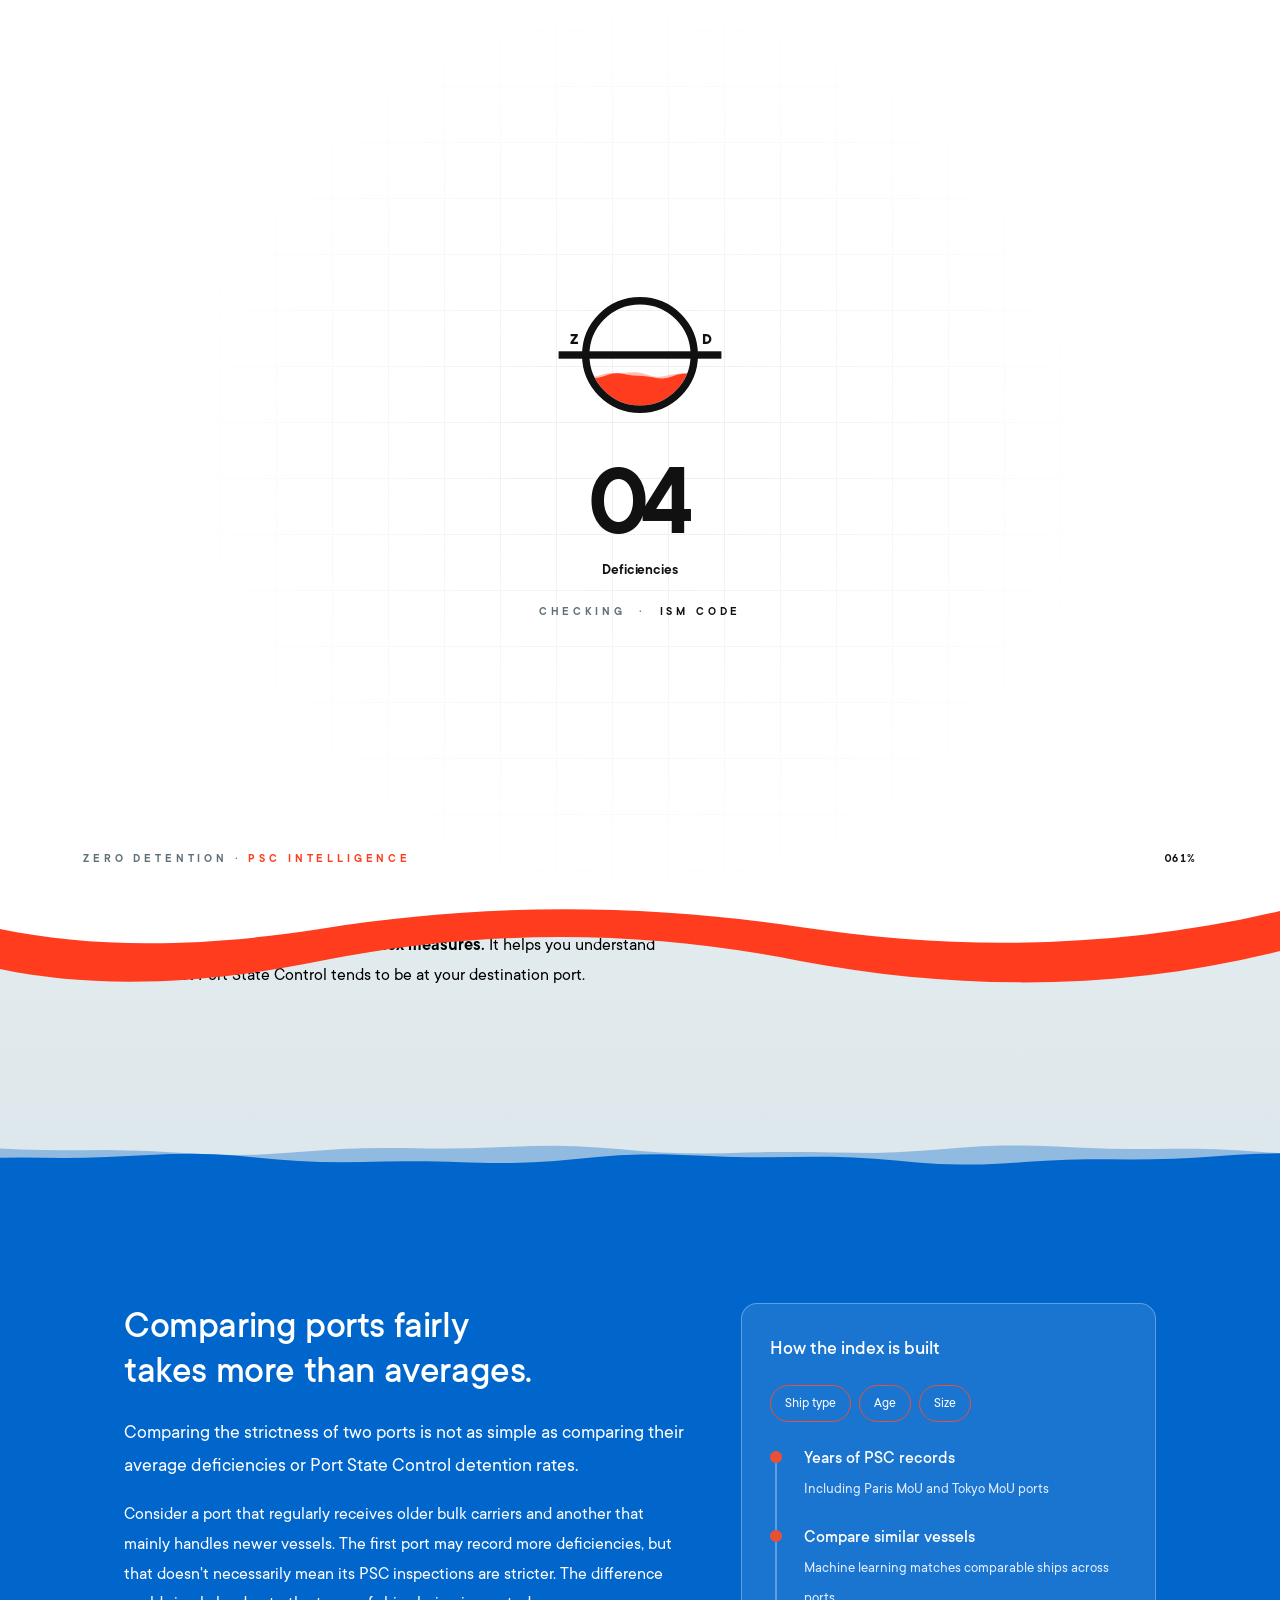
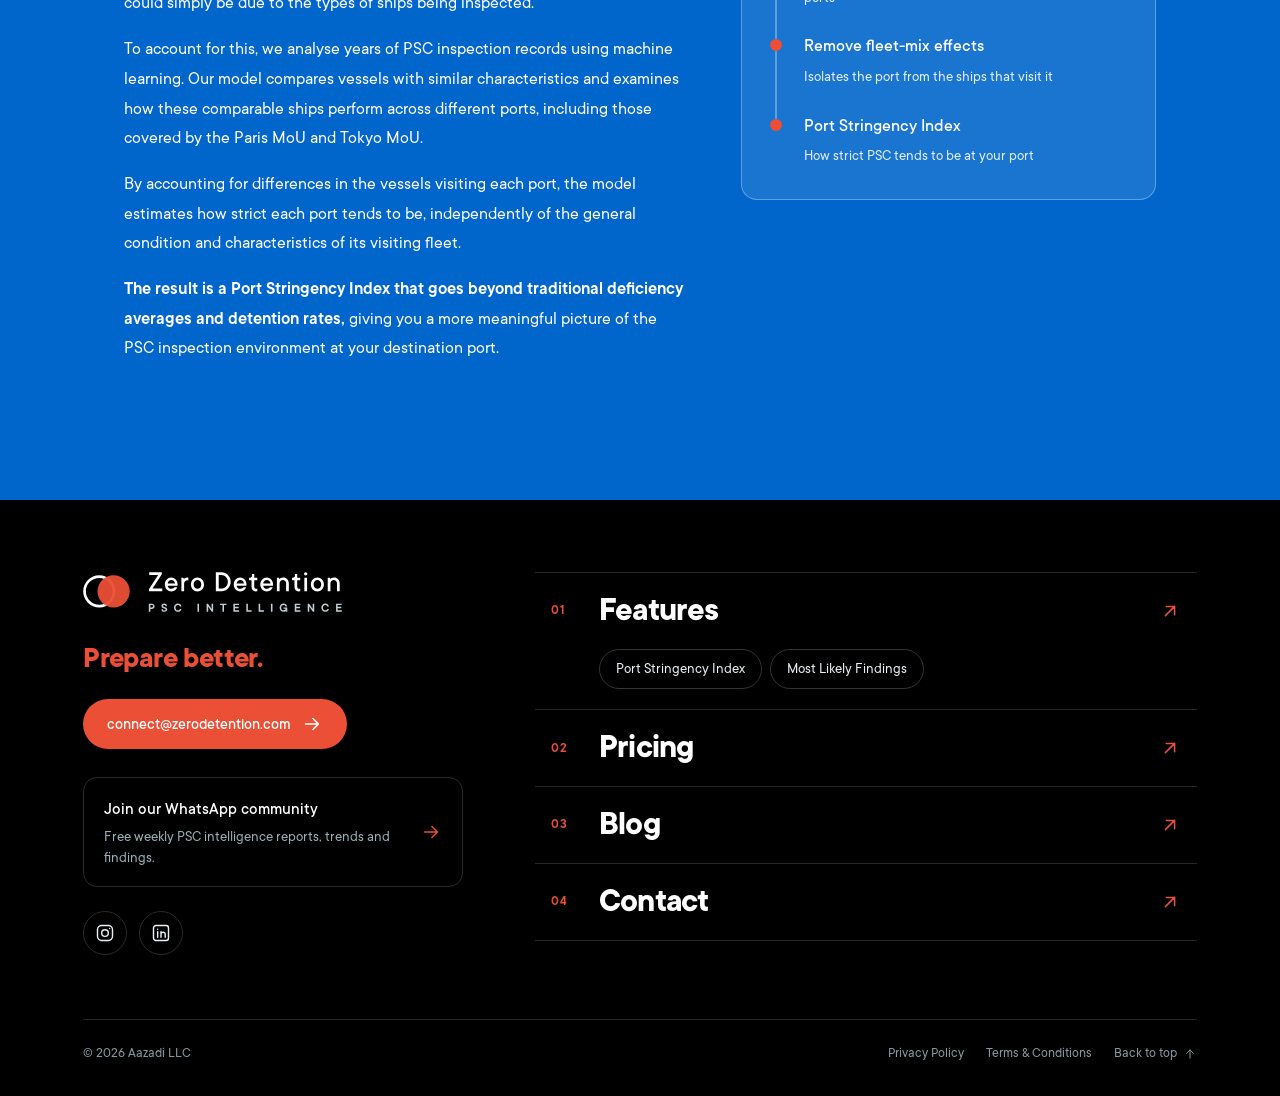
<file: feature-port-stringency-index.html>
<!DOCTYPE html>
<html lang="en">
<head>
  <meta charset="utf-8">
  <meta name="viewport" content="width=device-width, initial-scale=1, viewport-fit=cover">
  <meta name="theme-color" content="#ffffff">
  <meta name="description" content="A live strictness rating for every port — how hard the Port State Control inspection generally is.">
  <title>Port Stringency Index · Zero Detention</title>
  <link rel="icon" href="favicon.ico" sizes="any">
  <link rel="icon" href="assets/favicon/favicon.svg" type="image/svg+xml">
  <link rel="apple-touch-icon" href="assets/favicon/apple-touch-icon.png">
  <link rel="preload" href="assets/fonts/TTCommons-Regular.woff2" as="font" type="font/woff2" crossorigin>
  <link rel="preload" href="assets/fonts/TTCommons-Medium.woff2" as="font" type="font/woff2" crossorigin>
  <link rel="stylesheet" href="styles/fonts.css">
  <link rel="stylesheet" href="styles/loader.css">
  <script src="scripts/loader.js"></script>
  <link rel="stylesheet" href="styles/layout.css">
  <link rel="stylesheet" href="styles/features.css">
</head>
<body id="top" class="fx">
  <a class="skip" href="#main">Skip to content</a>
  <header class="site-header">
    <nav class="nav-shell" aria-label="Main navigation">
      <button class="menu-toggle" aria-label="Open menu" aria-expanded="false"><span></span><span></span></button>
      <div class="nav-links nav-left">
        <a href="features.html">Features</a>
        <a href="pricing.html">Pricing</a>
      </div>
      <a class="brand" href="index.html" aria-label="Zero Detention home"><img src="assets/logo/zero-detention-on-light.svg" width="2789" height="431" alt="Zero Detention — PSC Intelligence"></a>
      <div class="nav-links nav-right">
        <a href="blog.html">Blog</a>
        <a href="contact.html">Contact</a>
        <a class="nav-login" href="#login">Login</a>
      </div>
    </nav>
    <div class="mobile-menu">
      <a href="features.html">Features</a>
      <a href="pricing.html">Pricing</a>
      <a href="blog.html">Blog</a>
      <a href="contact.html">Contact</a>
      <a href="#login">Login</a>
    </div>
  </header>

  <main id="main">
<div class="air">
  <div class="wrap">

    <section class="banner" aria-label="Feature 1">
      <span class="tag">Feature 1</span>
      <h1>Port Stringency Index</h1>
      <p>How strict is Port State Control at your destination port?</p>
    </section>

    <section class="panel" id="simple" aria-labelledby="h-simple">
      <div>
        <h2 class="hd" id="h-simple">Same ship. Two ports. Different results.</h2>
        <p class="lede">Imagine the same ship facing a Port State Control inspection at two different ports. At the first port, it receives 2 deficiencies. At the second, it receives 8.</p>
        <p>The ship is the same. The crew is the same. The maintenance standards are the same. So why such a difference?</p>
        <p>Part of the answer could be the port itself. Some ports tend to be stricter than others.</p>
        <p>One inspection alone cannot tell us much. But when we look at tens of thousands of inspections, patterns begin to emerge.</p>
        <p><strong>That is what the Port Stringency Index measures.</strong> It helps you understand how strict Port State Control tends to be at your destination port.</p>
      </div>
      <aside class="viz" aria-label="Deficiencies for the same ship at two ports">
        <h2>One ship, two inspections</h2>
        <div class="row"><div class="lbl"><span>Port A</span><span>2 deficiencies</span></div><div class="track"><div class="fill" style="width:25%"></div></div></div>
        <div class="row"><div class="lbl"><span>Port B</span><span>8 deficiencies</span></div><div class="track"><div class="fill" style="width:100%"></div></div></div>
        <div class="note">Same ship, same crew, same maintenance standards.</div>
      </aside>
    </section>
  </div>
<div class="swell" aria-hidden="true">
        <svg viewBox="0 0 1200 200" preserveAspectRatio="none" height="200"><path fill="rgba(0,102,204,.35)"/><path fill="#0066CC"/></svg>
      </div>
    </div>

<div class="water">
  <div class="wrap">
    <section class="panel reveal" id="complex" aria-labelledby="h-complex">
      <div>
        <h2 class="hd" id="h-complex">Comparing ports fairly takes more than averages.</h2>
        <p class="lede">Comparing the strictness of two ports is not as simple as comparing their average deficiencies or Port State Control detention rates.</p>
        <p>Consider a port that regularly receives older bulk carriers and another that mainly handles newer vessels. The first port may record more deficiencies, but that doesn't necessarily mean its PSC inspections are stricter. The difference could simply be due to the types of ships being inspected.</p>
        <p>To account for this, we analyse years of PSC inspection records using machine learning. Our model compares vessels with similar characteristics and examines how these comparable ships perform across different ports, including those covered by the Paris MoU and Tokyo MoU.</p>
        <p>By accounting for differences in the vessels visiting each port, the model estimates how strict each port tends to be, independently of the general condition and characteristics of its visiting fleet.</p>
        <p><strong>The result is a Port Stringency Index that goes beyond traditional deficiency averages and detention rates,</strong> giving you a more meaningful picture of the PSC inspection environment at your destination port.</p>
      </div>
      <aside class="viz" aria-label="How the index is built">
        <h2>How the index is built</h2>
        <div class="chips"><span class="chip">Ship type</span><span class="chip">Age</span><span class="chip">Size</span></div>
        <div class="step"><i class="dot"></i><div><b>Years of PSC records</b><span>Including Paris MoU and Tokyo MoU ports</span></div></div>
        <div class="step"><i class="dot"></i><div><b>Compare similar vessels</b><span>Machine learning matches comparable ships across ports</span></div></div>
        <div class="step"><i class="dot"></i><div><b>Remove fleet-mix effects</b><span>Isolates the port from the ships that visit it</span></div></div>
        <div class="step"><i class="dot"></i><div><b>Port Stringency Index</b><span>How strict PSC tends to be at your port</span></div></div>
      </aside>
    </section>
  </div>
</div>
  </main>
    <footer class="zg" id="site-footer">
      <div class="zg-in">
        <div class="zg-grid">
          <div class="zg-left">
            <a class="zg-logo" href="index.html" aria-label="Zero Detention home"><img src="assets/logo/zero-detention-on-dark.svg" width="2789" height="431" alt="Zero Detention — PSC Intelligence" loading="lazy"></a>
            <p class="zg-tag"><span>Prepare better.</span></p>
            <a class="zg-mail" href="mailto:connect@zerodetention.com">connect@zerodetention.com <i aria-hidden="true"><svg class="ic" viewBox="0 0 24 24" aria-hidden="true" focusable="false"><path d="M5 12h14M13 6l6 6-6 6"/></svg></i></a>
            <a class="zg-wa" href="contact.html#community"><b>Join our WhatsApp community</b><span>Free weekly PSC intelligence reports, trends and findings.</span><i aria-hidden="true"><svg class="ic" viewBox="0 0 24 24" aria-hidden="true" focusable="false"><path d="M5 12h14M13 6l6 6-6 6"/></svg></i></a>
            <div class="zg-social" aria-label="Follow Zero Detention">
              <a href="https://www.instagram.com/zerodetention/" target="_blank" rel="noopener noreferrer" aria-label="Zero Detention on Instagram"><svg class="ic" viewBox="0 0 24 24" aria-hidden="true" focusable="false"><rect x="3" y="3" width="18" height="18" rx="5"/><circle cx="12" cy="12" r="4"/><path d="M17.5 6.5h.01"/></svg></a>
              <a href="https://www.linkedin.com/company/zero-detention/" target="_blank" rel="noopener noreferrer" aria-label="Zero Detention on LinkedIn"><svg class="ic" viewBox="0 0 24 24" aria-hidden="true" focusable="false"><rect x="3" y="3" width="18" height="18" rx="3"/><path d="M8 10.5V17M8 7.5v.01M12 17v-6.5M12 13.5a2.5 2.5 0 0 1 5 0V17"/></svg></a>
            </div>
          </div>
          <nav class="zg-list" aria-label="Footer">
            <div class="zg-item">
              <a class="zg-row" href="features.html"><span class="zg-n">01</span><span class="zg-t">Features</span><i aria-hidden="true"><svg class="ic" viewBox="0 0 24 24" aria-hidden="true" focusable="false"><path d="M7 17 17 7M8 7h9v9"/></svg></i></a>
              <div class="zg-sub"><a href="feature-port-stringency-index.html">Port Stringency Index</a><a href="feature-most-likely-findings.html">Most Likely Findings</a></div>
            </div>
            <a class="zg-row" href="pricing.html"><span class="zg-n">02</span><span class="zg-t">Pricing</span><i aria-hidden="true"><svg class="ic" viewBox="0 0 24 24" aria-hidden="true" focusable="false"><path d="M7 17 17 7M8 7h9v9"/></svg></i></a>
            <a class="zg-row" href="blog.html"><span class="zg-n">03</span><span class="zg-t">Blog</span><i aria-hidden="true"><svg class="ic" viewBox="0 0 24 24" aria-hidden="true" focusable="false"><path d="M7 17 17 7M8 7h9v9"/></svg></i></a>
            <a class="zg-row" href="contact.html"><span class="zg-n">04</span><span class="zg-t">Contact</span><i aria-hidden="true"><svg class="ic" viewBox="0 0 24 24" aria-hidden="true" focusable="false"><path d="M7 17 17 7M8 7h9v9"/></svg></i></a>
          </nav>
        </div>
        <div class="zg-bar">
          <span>© 2026 Aazadi LLC</span>
          <span class="zg-legal"><a href="privacy.html">Privacy Policy</a><a href="terms.html">Terms &amp; Conditions</a><a class="zg-top" href="#top">Back to top <svg class="ic" viewBox="0 0 24 24" aria-hidden="true" focusable="false"><path d="M12 19V5M6 11l6-6 6 6"/></svg></a></span>
        </div>
      </div>
    </footer>

  <script src="scripts/nav.js"></script>
  <script src="scripts/wave.js"></script>
</body>
</html>
</file>
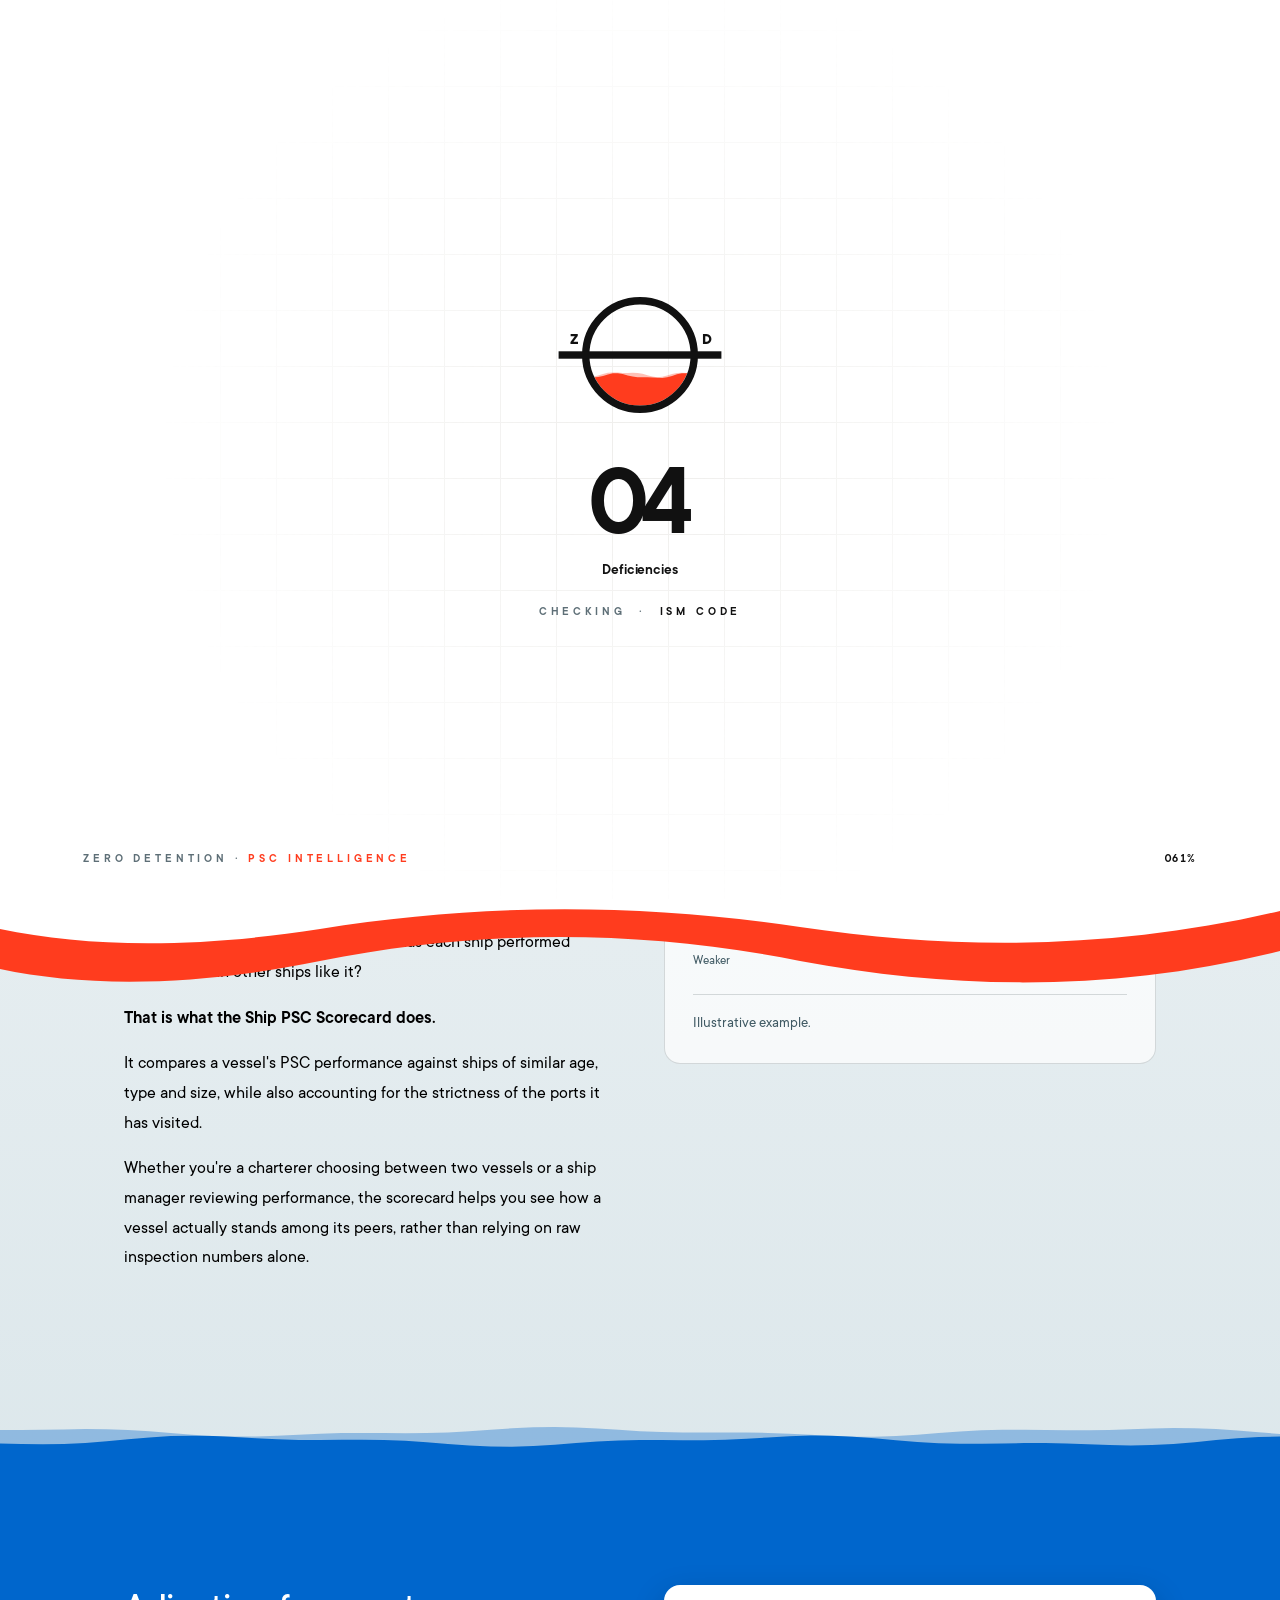
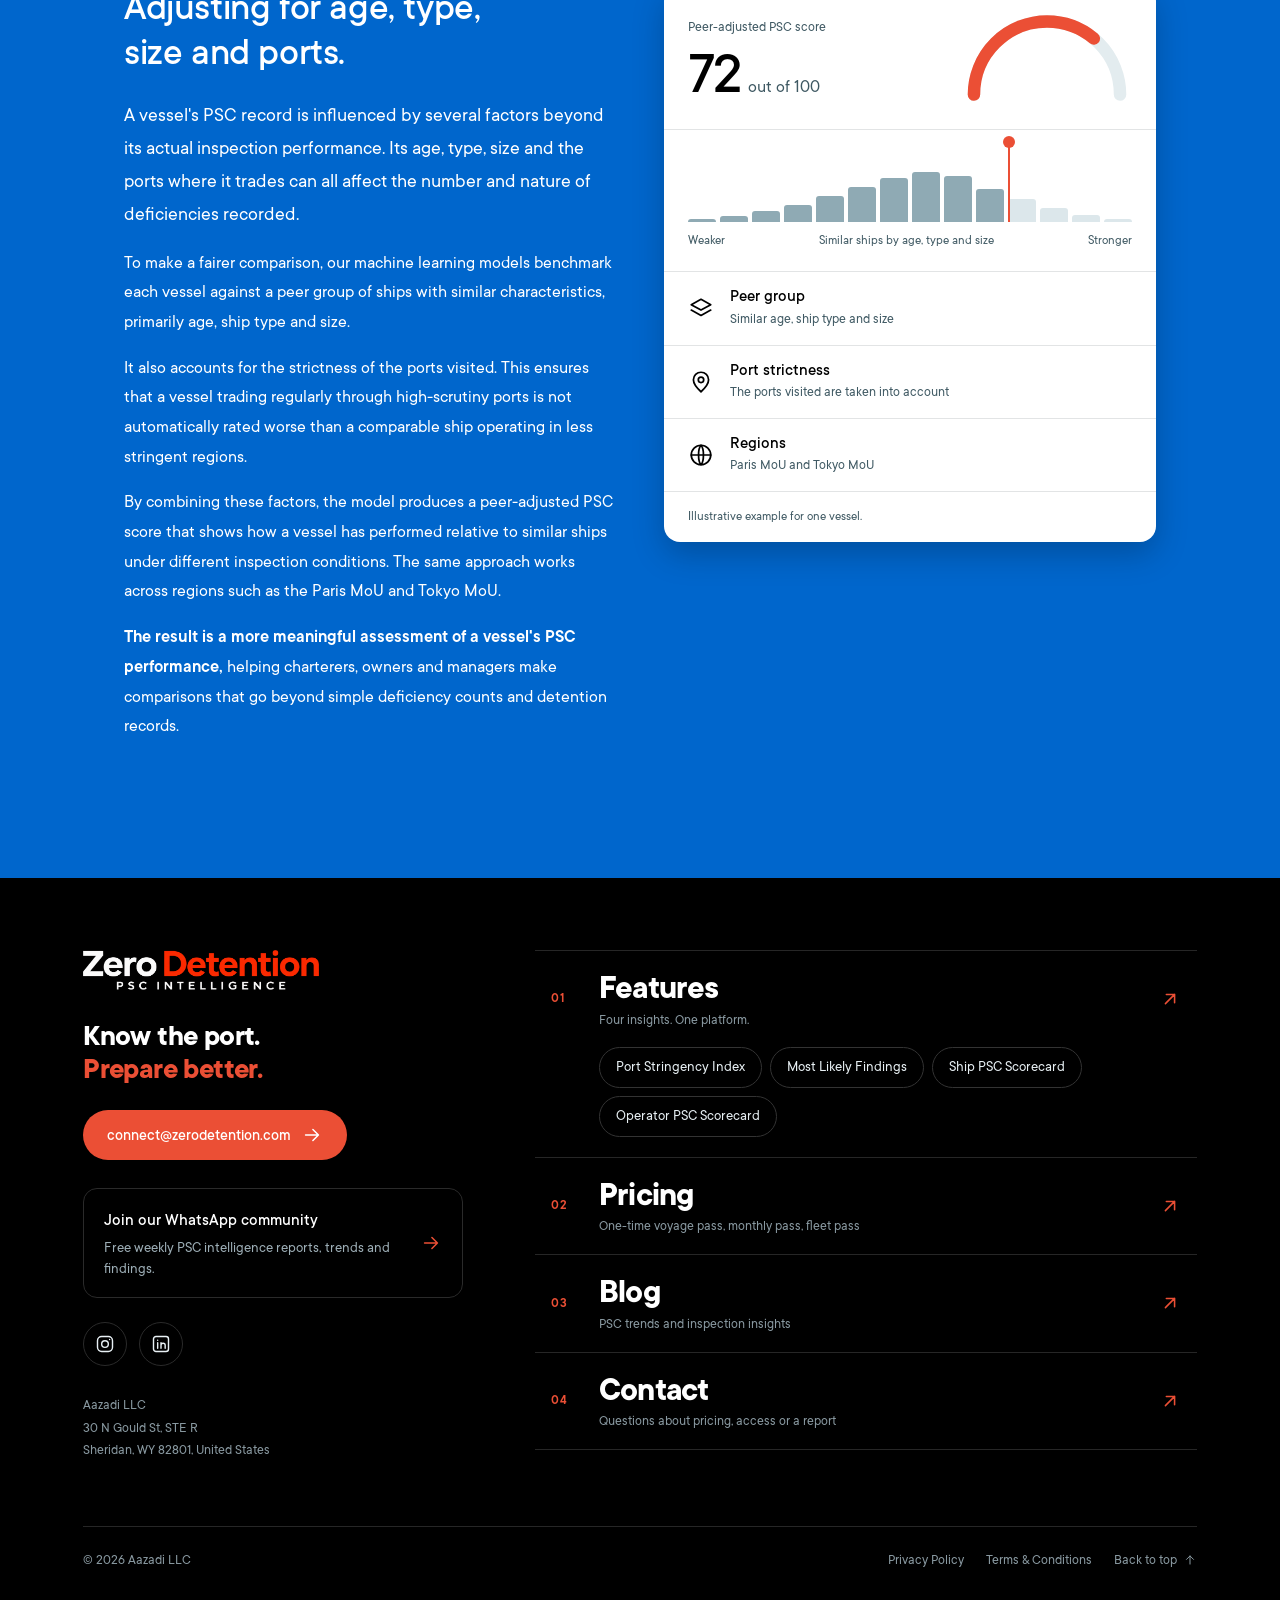
<file: feature-ship-psc-scorecard.html>
<!DOCTYPE html>
<html lang="en">
<head>
  <meta charset="utf-8">
  <meta name="viewport" content="width=device-width, initial-scale=1, viewport-fit=cover">
  <meta name="theme-color" content="#ffffff">
  <meta name="description" content="How a vessel really compares with ships of similar age, type and size.">
  <title>Ship PSC Scorecard · Zero Detention</title>
  <link rel="icon" href="assets/logo/zero-detention-on-light.png">
  <link rel="preload" href="assets/fonts/TTCommons-Regular.woff2" as="font" type="font/woff2" crossorigin>
  <link rel="preload" href="assets/fonts/TTCommons-Medium.woff2" as="font" type="font/woff2" crossorigin>
  <link rel="stylesheet" href="styles/fonts.css">
  <link rel="stylesheet" href="styles/loader.css">
  <script src="scripts/loader.js"></script>
  <link rel="stylesheet" href="styles/layout.css">
  <link rel="stylesheet" href="styles/features.css">
  <link rel="stylesheet" href="styles/pages/feature-ship-psc-scorecard.css">
</head>
<body id="top" class="fx">
  <a class="skip" href="#main">Skip to content</a>
  <header class="site-header">
    <nav class="nav-shell" aria-label="Main navigation">
      <button class="menu-toggle" aria-label="Open menu" aria-expanded="false"><span></span><span></span></button>
      <div class="nav-links nav-left">
        <a href="features.html">Features</a>
        <a href="pricing.html">Pricing</a>
      </div>
      <a class="brand" href="index.html" aria-label="Zero Detention home"><img src="assets/logo/zero-detention-on-light.png" width="1709" height="290" alt="Zero Detention — PSC Intelligence"></a>
      <div class="nav-links nav-right">
        <a href="blog.html">Blog</a>
        <a href="contact.html">Contact</a>
        <a class="nav-login" href="#login">Login</a>
      </div>
    </nav>
    <div class="mobile-menu">
      <a href="features.html">Features</a>
      <a href="pricing.html">Pricing</a>
      <a href="blog.html">Blog</a>
      <a href="contact.html">Contact</a>
      <a href="#login">Login</a>
    </div>
  </header>

  <main id="main">
<div class="air">
  <div class="wrap">

    <section class="banner" aria-label="Feature 3">
      <span class="tag">Feature 3</span>
      <h1>Ship PSC Scorecard</h1>
      <p>How does your ship really compare with its peers?</p>
    </section>

    <section class="panel wide" id="simple" aria-labelledby="h-simple">
      <div>
        <h2 class="hd" id="h-simple">Fair comparisons start with similar ships.</h2>
        <p class="lede">How well has a ship really performed in Port State Control inspections?</p>
        <p>The number of deficiencies or detentions tells part of the story. But those numbers mean much less without knowing what you're comparing them against.</p>
        <p>Consider a 25-year-old bulk carrier regularly trading through high-scrutiny ports and a brand-new LNG carrier operating on a fixed route.</p>
        <p>They face very different inspection conditions. Comparing their PSC records at face value would not be fair.</p>
        <p>The more meaningful question is: How has each ship performed compared with other ships like it?</p>
        <p><strong>That is what the Ship PSC Scorecard does.</strong></p>
        <p>It compares a vessel's PSC performance against ships of similar age, type and size, while also accounting for the strictness of the ports it has visited.</p>
        <p>Whether you're a charterer choosing between two vessels or a ship manager reviewing performance, the scorecard helps you see how a vessel actually stands among its peers, rather than relying on raw inspection numbers alone.</p>
      </div>
      <aside class="viz sticky" aria-label="Face value compared with peers">
        <h2>Face value versus peers</h2>
        <div class="vessel face">
          <div class="vh"><b>25-year-old bulk carrier</b><span>High-scrutiny ports</span></div>
          <div class="row"><div class="lbl"><span>At face value</span><span>8 deficiencies</span></div><div class="track"><div class="fill" style="width:100%"></div></div></div>
          <div class="row"><div class="lbl"><span>Among similar ships</span><span>Better than most</span></div><div class="peer"><span class="pm" style="left:72%"></span></div><div class="scale"><span>Weaker</span><span>Stronger</span></div></div>
        </div>
        <div class="vessel face">
          <div class="vh"><b>New LNG carrier</b><span>Fixed route</span></div>
          <div class="row"><div class="lbl"><span>At face value</span><span>2 deficiencies</span></div><div class="track"><div class="fill" style="width:25%"></div></div></div>
          <div class="row"><div class="lbl"><span>Among similar ships</span><span>About average</span></div><div class="peer"><span class="pm" style="left:52%"></span></div><div class="scale"><span>Weaker</span><span>Stronger</span></div></div>
        </div>
        <div class="note">Illustrative example.</div>
      </aside>
    </section>
  </div>
<div class="swell" aria-hidden="true">
        <svg viewBox="0 0 1200 200" preserveAspectRatio="none" height="200"><path fill="rgba(0,102,204,.35)"/><path fill="#0066CC"/></svg>
      </div>
    </div>

<div class="water">
  <div class="wrap">
    <section class="panel wide reveal" id="complex" aria-labelledby="h-complex">
      <div>
        <h2 class="hd" id="h-complex">Adjusting for age, type, size and ports.</h2>
        <p class="lede">A vessel's PSC record is influenced by several factors beyond its actual inspection performance. Its age, type, size and the ports where it trades can all affect the number and nature of deficiencies recorded.</p>
        <p>To make a fairer comparison, our machine learning models benchmark each vessel against a peer group of ships with similar characteristics, primarily age, ship type and size.</p>
        <p>It also accounts for the strictness of the ports visited. This ensures that a vessel trading regularly through high-scrutiny ports is not automatically rated worse than a comparable ship operating in less stringent regions.</p>
        <p>By combining these factors, the model produces a peer-adjusted PSC score that shows how a vessel has performed relative to similar ships under different inspection conditions. The same approach works across regions such as the Paris MoU and Tokyo MoU.</p>
        <p><strong>The result is a more meaningful assessment of a vessel's PSC performance,</strong> helping charterers, owners and managers make comparisons that go beyond simple deficiency counts and detention records.</p>
      </div>
      <div class="score sticky" role="group" aria-label="Example peer-adjusted PSC score">
        <div class="sc-top">
          <div><div class="lab">Peer-adjusted PSC score</div><div class="big">72<small>out of 100</small></div></div>
          <svg class="gauge" viewBox="0 0 160 92" aria-hidden="true"><path class="gt" d="M10 82A70 70 0 0 1 150 82"/><path class="gf" d="M10 82A70 70 0 0 1 150 82"/></svg>
        </div>
        <div class="dist">
          <div class="hist"><i class="lo" style="height:4%"></i><i class="lo" style="height:8%"></i><i class="lo" style="height:14%"></i><i class="lo" style="height:22%"></i><i class="lo" style="height:34%"></i><i class="lo" style="height:46%"></i><i class="lo" style="height:58%"></i><i class="lo" style="height:66%"></i><i class="lo" style="height:60%"></i><i class="lo" style="height:44%"></i><i class="" style="height:30%"></i><i class="" style="height:18%"></i><i class="" style="height:9%"></i><i class="" style="height:4%"></i><span class="mk"></span></div>
          <div class="cap"><span>Weaker</span><span>Similar ships by age, type and size</span><span>Stronger</span></div>
        </div>
        <div class="adj"><svg class="ico" viewBox="0 0 24 24" aria-hidden="true"><path d="M12 3l9 5-9 5-9-5 9-5zM3 13l9 5 9-5"/></svg><div><b>Peer group</b><span>Similar age, ship type and size</span></div></div>
        <div class="adj"><svg class="ico" viewBox="0 0 24 24" aria-hidden="true"><path d="M12 21s7-6.2 7-11a7 7 0 0 0-14 0c0 4.8 7 11 7 11z"/><circle cx="12" cy="10" r="2.5"/></svg><div><b>Port strictness</b><span>The ports visited are taken into account</span></div></div>
        <div class="adj"><svg class="ico" viewBox="0 0 24 24" aria-hidden="true"><circle cx="12" cy="12" r="9"/><path d="M3 12h18M12 3c3 3 3 15 0 18M12 3c-3 3-3 15 0 18"/></svg><div><b>Regions</b><span>Paris MoU and Tokyo MoU</span></div></div>
        <div class="foot">Illustrative example for one vessel.</div>
      </div>
    </section>
  </div>
</div>
  </main>
    <footer class="zg" id="site-footer">
      <div class="zg-in">
        <div class="zg-grid">
          <div class="zg-left">
            <a class="zg-logo" href="index.html" aria-label="Zero Detention home"><img src="assets/logo/zero-detention-on-dark.png" width="1709" height="290" alt="Zero Detention — PSC Intelligence" loading="lazy"></a>
            <p class="zg-tag">Know the port.<br><span>Prepare better.</span></p>
            <a class="zg-mail" href="mailto:connect@zerodetention.com">connect@zerodetention.com <i aria-hidden="true"><svg class="ic" viewBox="0 0 24 24" aria-hidden="true" focusable="false"><path d="M5 12h14M13 6l6 6-6 6"/></svg></i></a>
            <a class="zg-wa" href="contact.html#community"><b>Join our WhatsApp community</b><span>Free weekly PSC intelligence reports, trends and findings.</span><i aria-hidden="true"><svg class="ic" viewBox="0 0 24 24" aria-hidden="true" focusable="false"><path d="M5 12h14M13 6l6 6-6 6"/></svg></i></a>
            <div class="zg-social" aria-label="Follow Zero Detention">
              <a href="https://www.instagram.com/zerodetention/" target="_blank" rel="noopener noreferrer" aria-label="Zero Detention on Instagram"><svg class="ic" viewBox="0 0 24 24" aria-hidden="true" focusable="false"><rect x="3" y="3" width="18" height="18" rx="5"/><circle cx="12" cy="12" r="4"/><path d="M17.5 6.5h.01"/></svg></a>
              <a href="https://www.linkedin.com/company/zero-detention/" target="_blank" rel="noopener noreferrer" aria-label="Zero Detention on LinkedIn"><svg class="ic" viewBox="0 0 24 24" aria-hidden="true" focusable="false"><rect x="3" y="3" width="18" height="18" rx="3"/><path d="M8 10.5V17M8 7.5v.01M12 17v-6.5M12 13.5a2.5 2.5 0 0 1 5 0V17"/></svg></a>
            </div>
            <address>Aazadi LLC<br>30 N Gould St, STE R<br>Sheridan, WY 82801, United States</address>
          </div>
          <nav class="zg-list" aria-label="Footer">
            <div class="zg-item">
              <a class="zg-row" href="features.html"><span class="zg-n">01</span><span class="zg-t">Features<small>Four insights. One platform.</small></span><i aria-hidden="true"><svg class="ic" viewBox="0 0 24 24" aria-hidden="true" focusable="false"><path d="M7 17 17 7M8 7h9v9"/></svg></i></a>
              <div class="zg-sub"><a href="feature-port-stringency-index.html">Port Stringency Index</a><a href="feature-most-likely-findings.html">Most Likely Findings</a><a href="feature-ship-psc-scorecard.html">Ship PSC Scorecard</a><a href="feature-operator-psc-scorecard.html">Operator PSC Scorecard</a></div>
            </div>
            <a class="zg-row" href="pricing.html"><span class="zg-n">02</span><span class="zg-t">Pricing<small>One-time voyage pass, monthly pass, fleet pass</small></span><i aria-hidden="true"><svg class="ic" viewBox="0 0 24 24" aria-hidden="true" focusable="false"><path d="M7 17 17 7M8 7h9v9"/></svg></i></a>
            <a class="zg-row" href="blog.html"><span class="zg-n">03</span><span class="zg-t">Blog<small>PSC trends and inspection insights</small></span><i aria-hidden="true"><svg class="ic" viewBox="0 0 24 24" aria-hidden="true" focusable="false"><path d="M7 17 17 7M8 7h9v9"/></svg></i></a>
            <a class="zg-row" href="contact.html"><span class="zg-n">04</span><span class="zg-t">Contact<small>Questions about pricing, access or a report</small></span><i aria-hidden="true"><svg class="ic" viewBox="0 0 24 24" aria-hidden="true" focusable="false"><path d="M7 17 17 7M8 7h9v9"/></svg></i></a>
          </nav>
        </div>
        <div class="zg-bar">
          <span>© 2026 Aazadi LLC</span>
          <span class="zg-legal"><a href="privacy.html">Privacy Policy</a><a href="terms.html">Terms &amp; Conditions</a><a class="zg-top" href="#top">Back to top <svg class="ic" viewBox="0 0 24 24" aria-hidden="true" focusable="false"><path d="M12 19V5M6 11l6-6 6 6"/></svg></a></span>
        </div>
      </div>
    </footer>

  <script src="scripts/nav.js"></script>
  <script src="scripts/wave.js"></script>
</body>
</html>
</file>
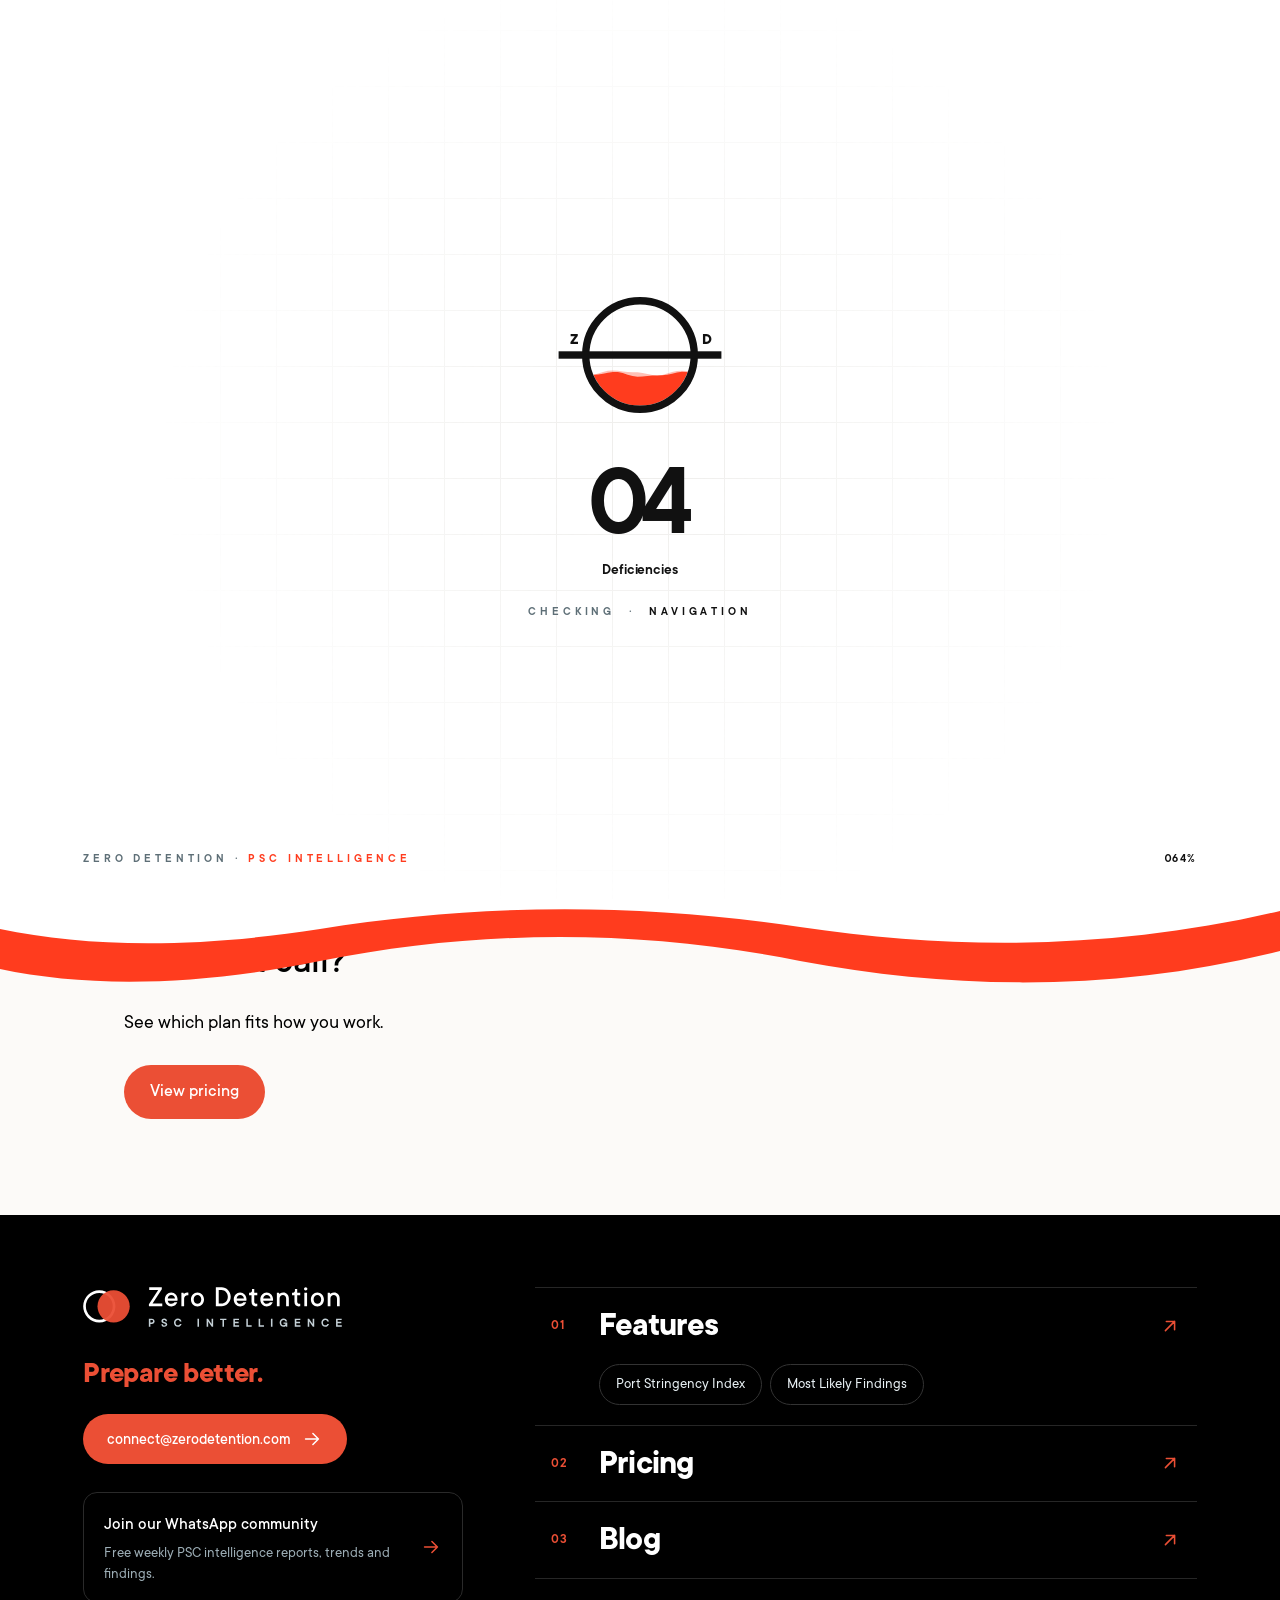
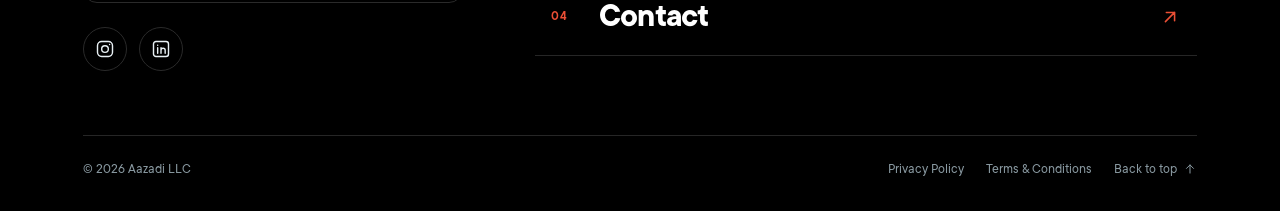
<file: features.html>
<!DOCTYPE html>
<html lang="en">
<head>
  <meta charset="utf-8">
  <meta name="viewport" content="width=device-width, initial-scale=1, viewport-fit=cover">
  <meta name="theme-color" content="#ffffff">
  <meta name="description" content="Zero Detention features: Port Stringency Index and Most Likely Findings.">
  <title>Features · Zero Detention</title>
  <link rel="icon" href="favicon.ico" sizes="any">
  <link rel="icon" href="assets/favicon/favicon.svg" type="image/svg+xml">
  <link rel="apple-touch-icon" href="assets/favicon/apple-touch-icon.png">
  <link rel="preload" href="assets/fonts/TTCommons-Regular.woff2" as="font" type="font/woff2" crossorigin>
  <link rel="preload" href="assets/fonts/TTCommons-Medium.woff2" as="font" type="font/woff2" crossorigin>
  <link rel="stylesheet" href="styles/fonts.css">
  <link rel="stylesheet" href="styles/loader.css">
  <script src="scripts/loader.js"></script>
  <link rel="stylesheet" href="styles/layout.css">
  <link rel="stylesheet" href="styles/features.css">
  <link rel="stylesheet" href="styles/pages/features.css">
</head>
<body id="top">
  <a class="skip" href="#main">Skip to content</a>
  <header class="site-header">
    <nav class="nav-shell" aria-label="Main navigation">
      <button class="menu-toggle" aria-label="Open menu" aria-expanded="false"><span></span><span></span></button>
      <div class="nav-links nav-left">
        <a href="features.html">Features</a>
        <a href="pricing.html">Pricing</a>
      </div>
      <a class="brand" href="index.html" aria-label="Zero Detention home"><img src="assets/logo/zero-detention-on-light.svg" width="2789" height="431" alt="Zero Detention — PSC Intelligence"></a>
      <div class="nav-links nav-right">
        <a href="blog.html">Blog</a>
        <a href="contact.html">Contact</a>
        <a class="nav-login" href="#login">Login</a>
      </div>
    </nav>
    <div class="mobile-menu">
      <a href="features.html">Features</a>
      <a href="pricing.html">Pricing</a>
      <a href="blog.html">Blog</a>
      <a href="contact.html">Contact</a>
      <a href="#login">Login</a>
    </div>
  </header>

  <main id="main">
    <div class="air">
      <div class="wrap">
        <section class="banner" aria-label="Features">
          <h1>Features</h1>
          <p>Actionable intelligence to help you prepare, plan and reduce inspection risks.</p>
        </section>
        <section class="fgrid" aria-label="All features">
          <a class="fcard" href="feature-port-stringency-index.html"><span class="tag">Feature 1</span><h2>Port Stringency Index</h2><p>A live strictness rating for every port — how hard the Port State Control inspection generally is.</p><span class="go">Explore <i aria-hidden="true"><svg class="ic" viewBox="0 0 24 24" aria-hidden="true" focusable="false"><path d="M7 17 17 7M8 7h9v9"/></svg></i></span></a>
          <a class="fcard" href="feature-most-likely-findings.html"><span class="tag">Feature 2</span><h2>Most Likely Findings</h2><p>The deficiencies this vessel is most likely to be written up for at this destination.</p><span class="go">Explore <i aria-hidden="true"><svg class="ic" viewBox="0 0 24 24" aria-hidden="true" focusable="false"><path d="M7 17 17 7M8 7h9v9"/></svg></i></span></a>
        </section>
      </div>
    </div>
    <div class="water">
      <div class="wrap">
        <section class="cta">
          <h2 class="hd">Ready to prepare for your next port call?</h2>
          <p class="lede">See which plan fits how you work.</p>
          <a class="btn" href="pricing.html">View pricing</a>
        </section>
      </div>
    </div>
  </main>
    <footer class="zg" id="site-footer">
      <div class="zg-in">
        <div class="zg-grid">
          <div class="zg-left">
            <a class="zg-logo" href="index.html" aria-label="Zero Detention home"><img src="assets/logo/zero-detention-on-dark.svg" width="2789" height="431" alt="Zero Detention — PSC Intelligence" loading="lazy"></a>
            <p class="zg-tag"><span>Prepare better.</span></p>
            <a class="zg-mail" href="mailto:connect@zerodetention.com">connect@zerodetention.com <i aria-hidden="true"><svg class="ic" viewBox="0 0 24 24" aria-hidden="true" focusable="false"><path d="M5 12h14M13 6l6 6-6 6"/></svg></i></a>
            <a class="zg-wa" href="contact.html#community"><b>Join our WhatsApp community</b><span>Free weekly PSC intelligence reports, trends and findings.</span><i aria-hidden="true"><svg class="ic" viewBox="0 0 24 24" aria-hidden="true" focusable="false"><path d="M5 12h14M13 6l6 6-6 6"/></svg></i></a>
            <div class="zg-social" aria-label="Follow Zero Detention">
              <a href="https://www.instagram.com/zerodetention/" target="_blank" rel="noopener noreferrer" aria-label="Zero Detention on Instagram"><svg class="ic" viewBox="0 0 24 24" aria-hidden="true" focusable="false"><rect x="3" y="3" width="18" height="18" rx="5"/><circle cx="12" cy="12" r="4"/><path d="M17.5 6.5h.01"/></svg></a>
              <a href="https://www.linkedin.com/company/zero-detention/" target="_blank" rel="noopener noreferrer" aria-label="Zero Detention on LinkedIn"><svg class="ic" viewBox="0 0 24 24" aria-hidden="true" focusable="false"><rect x="3" y="3" width="18" height="18" rx="3"/><path d="M8 10.5V17M8 7.5v.01M12 17v-6.5M12 13.5a2.5 2.5 0 0 1 5 0V17"/></svg></a>
            </div>
          </div>
          <nav class="zg-list" aria-label="Footer">
            <div class="zg-item">
              <a class="zg-row" href="features.html"><span class="zg-n">01</span><span class="zg-t">Features</span><i aria-hidden="true"><svg class="ic" viewBox="0 0 24 24" aria-hidden="true" focusable="false"><path d="M7 17 17 7M8 7h9v9"/></svg></i></a>
              <div class="zg-sub"><a href="feature-port-stringency-index.html">Port Stringency Index</a><a href="feature-most-likely-findings.html">Most Likely Findings</a></div>
            </div>
            <a class="zg-row" href="pricing.html"><span class="zg-n">02</span><span class="zg-t">Pricing</span><i aria-hidden="true"><svg class="ic" viewBox="0 0 24 24" aria-hidden="true" focusable="false"><path d="M7 17 17 7M8 7h9v9"/></svg></i></a>
            <a class="zg-row" href="blog.html"><span class="zg-n">03</span><span class="zg-t">Blog</span><i aria-hidden="true"><svg class="ic" viewBox="0 0 24 24" aria-hidden="true" focusable="false"><path d="M7 17 17 7M8 7h9v9"/></svg></i></a>
            <a class="zg-row" href="contact.html"><span class="zg-n">04</span><span class="zg-t">Contact</span><i aria-hidden="true"><svg class="ic" viewBox="0 0 24 24" aria-hidden="true" focusable="false"><path d="M7 17 17 7M8 7h9v9"/></svg></i></a>
          </nav>
        </div>
        <div class="zg-bar">
          <span>© 2026 Aazadi LLC</span>
          <span class="zg-legal"><a href="privacy.html">Privacy Policy</a><a href="terms.html">Terms &amp; Conditions</a><a class="zg-top" href="#top">Back to top <svg class="ic" viewBox="0 0 24 24" aria-hidden="true" focusable="false"><path d="M12 19V5M6 11l6-6 6 6"/></svg></a></span>
        </div>
      </div>
    </footer>

  <script src="scripts/nav.js"></script>
  </body>
</html>
</file>
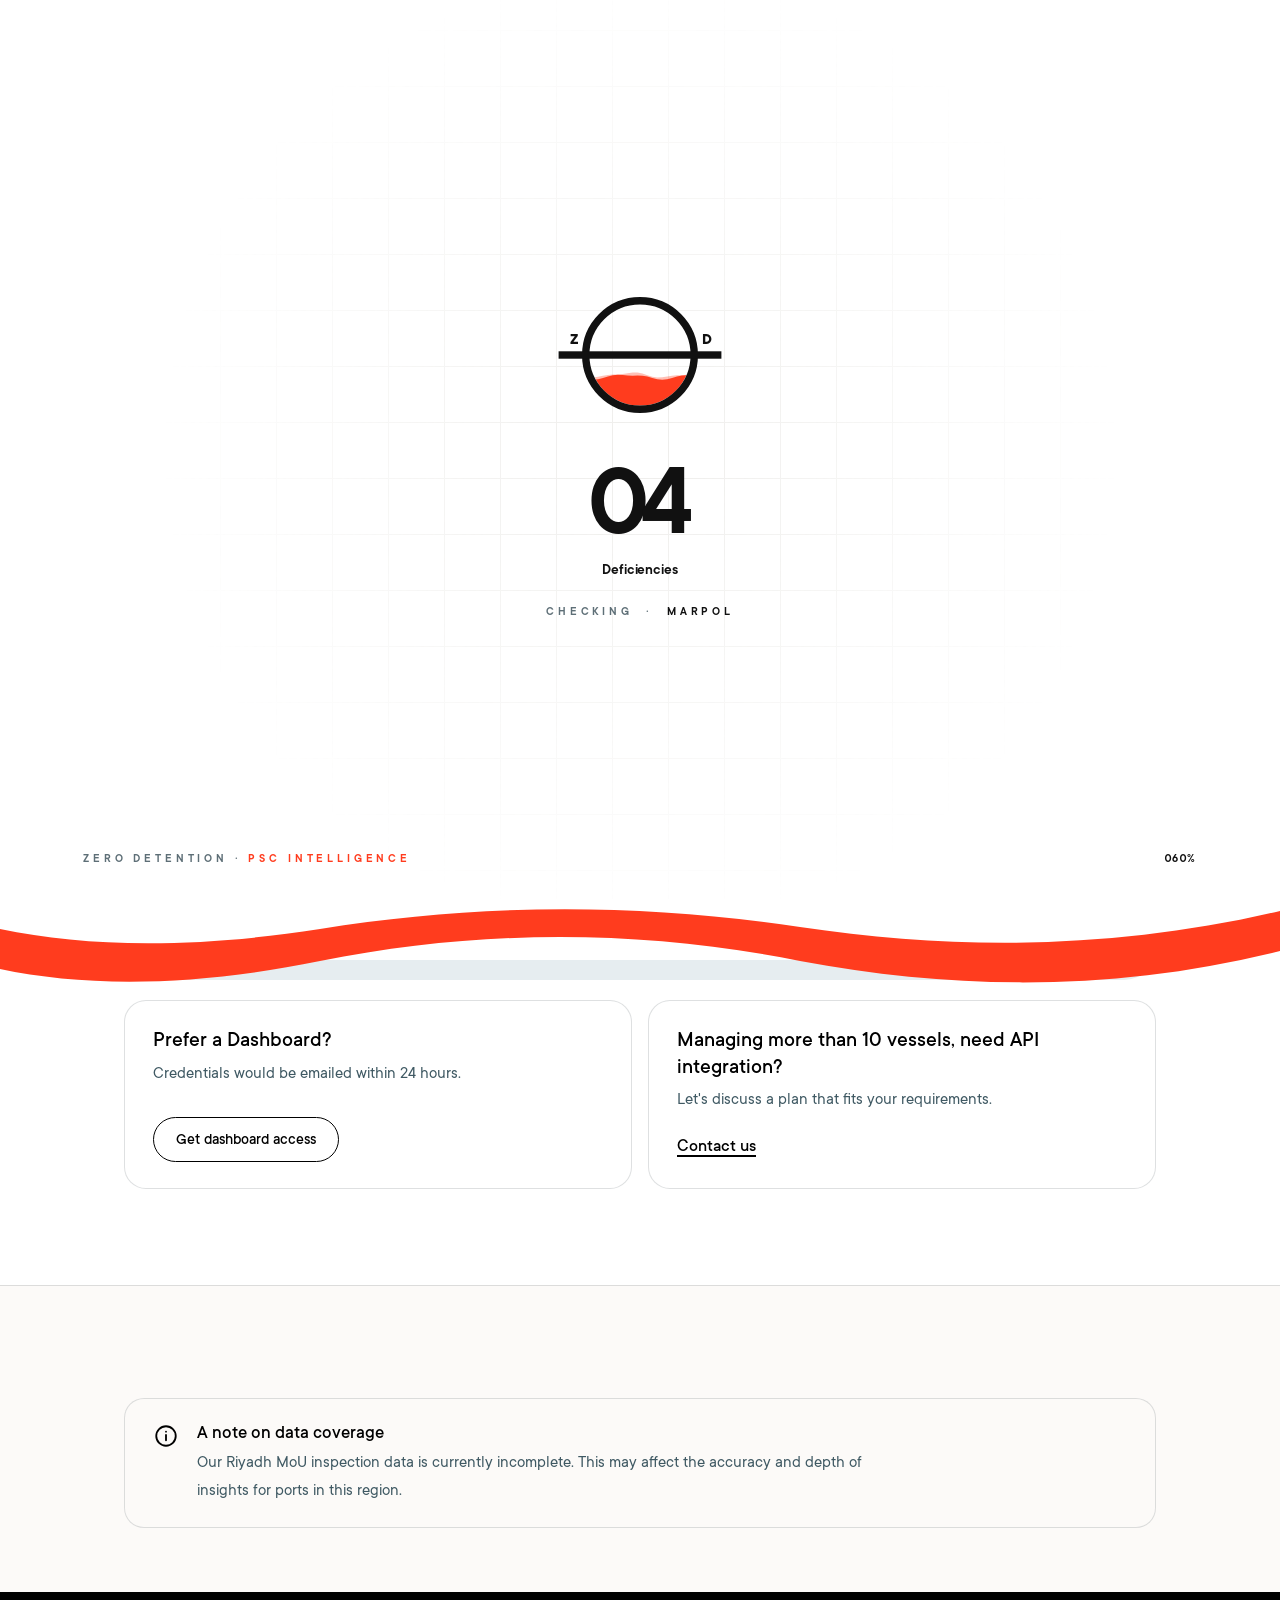
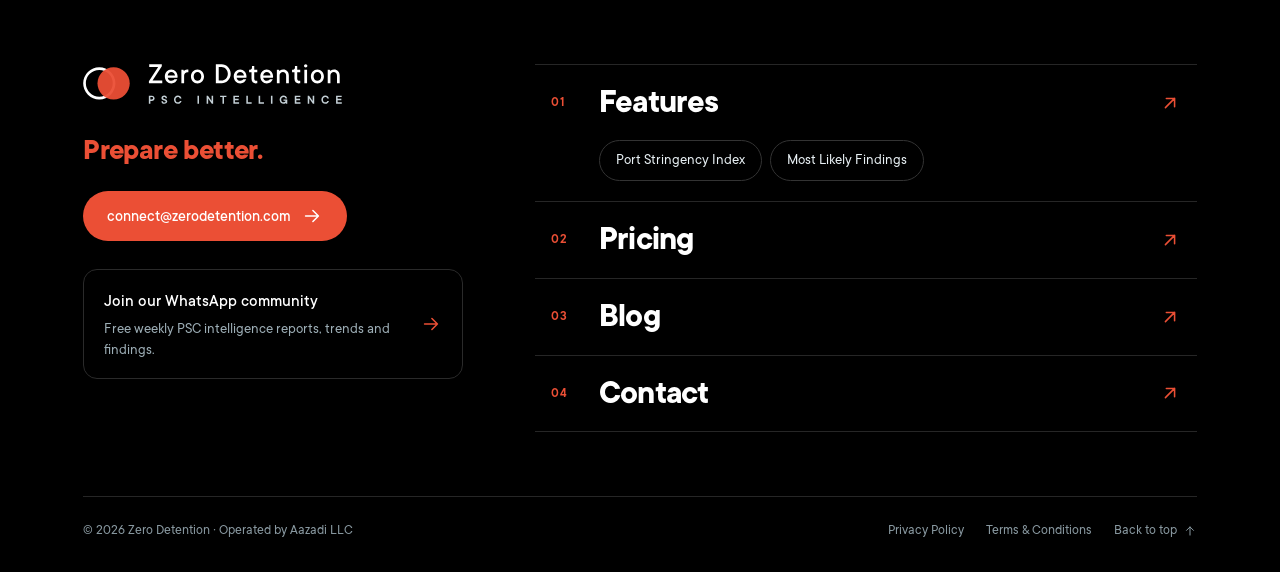
<file: pricing.html>
<!DOCTYPE html>
<html lang="en">

<head>
  <meta charset="utf-8">
  <meta name="viewport" content="width=device-width, initial-scale=1, viewport-fit=cover">
  <meta name="theme-color" content="#ffffff">
  <meta name="description" content="One-Time Voyage Check, Monthly Pass and Fleet Pass pricing.">
  <title>Pricing · Zero Detention</title>
  <link rel="icon" href="favicon.ico" sizes="any">
  <link rel="icon" href="assets/favicon/favicon.svg" type="image/svg+xml">
  <link rel="apple-touch-icon" href="assets/favicon/apple-touch-icon.png">
  <link rel="preload" href="assets/fonts/TTCommons-Regular.woff2" as="font" type="font/woff2" crossorigin>
  <link rel="preload" href="assets/fonts/TTCommons-Medium.woff2" as="font" type="font/woff2" crossorigin>
  <link rel="stylesheet" href="styles/fonts.css">
  <link rel="stylesheet" href="styles/loader.css">
  <script src="scripts/loader.js"></script>
  <link rel="stylesheet" href="styles/layout.css">
  <link rel="stylesheet" href="styles/features.css">
  <link rel="stylesheet" href="styles/pages/pricing.css">
</head>

<body id="top">
  <a class="skip" href="#main">Skip to content</a>
  <header class="site-header">
    <nav class="nav-shell" aria-label="Main navigation">
      <button class="menu-toggle" aria-label="Open menu" aria-expanded="false"><span></span><span></span></button>
      <div class="nav-links nav-left">
        <a href="features.html">Features</a>
        <a href="pricing.html">Pricing</a>
      </div>
      <a class="brand" href="index.html" aria-label="Zero Detention home"><img
          src="assets/logo/zero-detention-on-light.svg" width="2789" height="431"
          alt="Zero Detention — PSC Intelligence"></a>
      <div class="nav-links nav-right">
        <a href="blog.html">Blog</a>
        <a href="contact.html">Contact</a>
        <a class="nav-login" href="#login">Login</a>
      </div>
    </nav>
    <div class="mobile-menu">
      <a href="features.html">Features</a>
      <a href="pricing.html">Pricing</a>
      <a href="blog.html">Blog</a>
      <a href="contact.html">Contact</a>
      <a href="#login">Login</a>
    </div>
  </header>

  <main id="main">
    <div class="air">
      <div class="wrap">

        <section class="banner" aria-labelledby="h-price">
          <h1 id="h-price">Pricing</h1>
          <p class="aud">For Technical Superintendents, Shipmasters &amp; Fleet Operators</p>
          <p class="lede">Know how strict Port State Control inspections are at your destination port and which
            deficiencies are most likely to be found on your vessel. Better preparation can help reduce the risk of ship
            detention.</p>
        </section>

        <section class="plans" aria-label="Compare plans">
          <table class="pt">
            <colgroup>
              <col style="width:25%">
              <col style="width:25%">
              <col style="width:25%">
              <col style="width:25%">
            </colgroup>
            <thead>
              <tr>
                <th scope="col" class="feat">Features</th>
                <th scope="col">
                  <p class="pn">One-Time Voyage Check</p>
                  <span class="price">$25</span><span class="per">One-time payment</span>
                  <!-- LINK: software page -->
                  <a class="btn" href="#software-page">Get a One-Time Check</a>
                </th>
                <th scope="col">
                  <p class="pn">Monthly Pass</p>
                  <span class="price">$75</span><span class="per">Per month</span>
                  <!-- LINK: Stripe checkout for the monthly pass -->
                  <a class="btn" href="#stripe-monthly-pass">Get Monthly Pass</a>
                </th>
                <th scope="col">
                  <p class="pn">Fleet Pass</p>
                  <span class="price">$250</span><span class="per">Per month</span>
                  <!-- LINK: Stripe checkout for the fleet pass -->
                  <a class="btn" href="#stripe-fleet-pass">Get Fleet Pass</a>
                </th>
              </tr>
            </thead>
            <tbody>
              <tr>
                <th scope="row">Vessels covered</th>
                <td>1 vessel</td>
                <td>1 vessel</td>
                <td>5 vessels</td>
              </tr>
              <tr>
                <th scope="row">Port lookups</th>
                <td>1 destination port</td>
                <td>20 destination ports per month</td>
                <td>200 destination ports per month</td>
              </tr>
            </tbody>
          </table>
        </section>

        <div class="extras">
          <section class="xc" aria-labelledby="h-dash">
            <h2 id="h-dash">Prefer a Dashboard?</h2>
            <p>Credentials would be emailed within 24 hours.</p>
            <!-- LINK: Stripe checkout for the dashboard -->
            <a class="btn ghost" href="#stripe-dashboard">Get dashboard access</a>
          </section>
          <section class="xc" aria-labelledby="h-api">
            <h2 id="h-api">Managing more than 10 vessels, need API integration?</h2>
            <p>Let's discuss a plan that fits your requirements.</p>
            <!-- LINK: contact us page -->
            <a class="tl" href="contact.html">Contact us</a>
          </section>
        </div>
      </div>
    </div>

    <div class="water">
      <div class="wrap">

        <aside class="cover" aria-labelledby="h-cov">
          <svg class="ico" viewBox="0 0 24 24" aria-hidden="true">
            <circle cx="12" cy="12" r="9" />
            <path d="M12 11v5M12 8h.01" />
          </svg>
          <div><b id="h-cov">A note on data coverage</b>
            <p>Our Riyadh MoU inspection data is currently incomplete. This may affect the accuracy and depth of
              insights for ports in this region.</p>
          </div>
        </aside>
      </div>
    </div>
  </main>
  <footer class="zg" id="site-footer">
    <div class="zg-in">
      <div class="zg-grid">
        <div class="zg-left">
          <a class="zg-logo" href="index.html" aria-label="Zero Detention home"><img
              src="assets/logo/zero-detention-on-dark.svg" width="2789" height="431"
              alt="Zero Detention — PSC Intelligence" loading="lazy"></a>
          <p class="zg-tag"><span>Prepare better.</span></p>
          <a class="zg-mail" href="mailto:connect@zerodetention.com">connect@zerodetention.com <i
              aria-hidden="true"><svg class="ic" viewBox="0 0 24 24" aria-hidden="true" focusable="false">
                <path d="M5 12h14M13 6l6 6-6 6" />
              </svg></i></a>
          <a class="zg-wa" href="contact.html#community"><b>Join our WhatsApp community</b><span>Free weekly PSC
              intelligence reports, trends and findings.</span><i aria-hidden="true"><svg class="ic" viewBox="0 0 24 24"
                aria-hidden="true" focusable="false">
                <path d="M5 12h14M13 6l6 6-6 6" />
              </svg></i></a>
        </div>
        <nav class="zg-list" aria-label="Footer">
          <div class="zg-item">
            <a class="zg-row" href="features.html"><span class="zg-n">01</span><span class="zg-t">Features</span><i
                aria-hidden="true"><svg class="ic" viewBox="0 0 24 24" aria-hidden="true" focusable="false">
                  <path d="M7 17 17 7M8 7h9v9" />
                </svg></i></a>
            <div class="zg-sub"><a href="feature-port-stringency-index.html">Port Stringency Index</a><a
                href="feature-most-likely-findings.html">Most Likely Findings</a></div>
          </div>
          <a class="zg-row" href="pricing.html"><span class="zg-n">02</span><span class="zg-t">Pricing</span><i
              aria-hidden="true"><svg class="ic" viewBox="0 0 24 24" aria-hidden="true" focusable="false">
                <path d="M7 17 17 7M8 7h9v9" />
              </svg></i></a>
          <a class="zg-row" href="blog.html"><span class="zg-n">03</span><span class="zg-t">Blog</span><i
              aria-hidden="true"><svg class="ic" viewBox="0 0 24 24" aria-hidden="true" focusable="false">
                <path d="M7 17 17 7M8 7h9v9" />
              </svg></i></a>
          <a class="zg-row" href="contact.html"><span class="zg-n">04</span><span class="zg-t">Contact</span><i
              aria-hidden="true"><svg class="ic" viewBox="0 0 24 24" aria-hidden="true" focusable="false">
                <path d="M7 17 17 7M8 7h9v9" />
              </svg></i></a>
        </nav>
      </div>
      <div class="zg-bar">
        <span>© 2026 Zero Detention · Operated by Aazadi LLC</span>
        <span class="zg-legal"><a href="privacy.html">Privacy Policy</a><a href="terms.html">Terms &amp;
            Conditions</a><a class="zg-top" href="#top">Back to top <svg class="ic" viewBox="0 0 24 24"
              aria-hidden="true" focusable="false">
              <path d="M12 19V5M6 11l6-6 6 6" />
            </svg></a></span>
      </div>
    </div>
  </footer>

  <script src="scripts/nav.js"></script>
  <script src="scripts/features.js"></script>
</body>

</html>
</file>
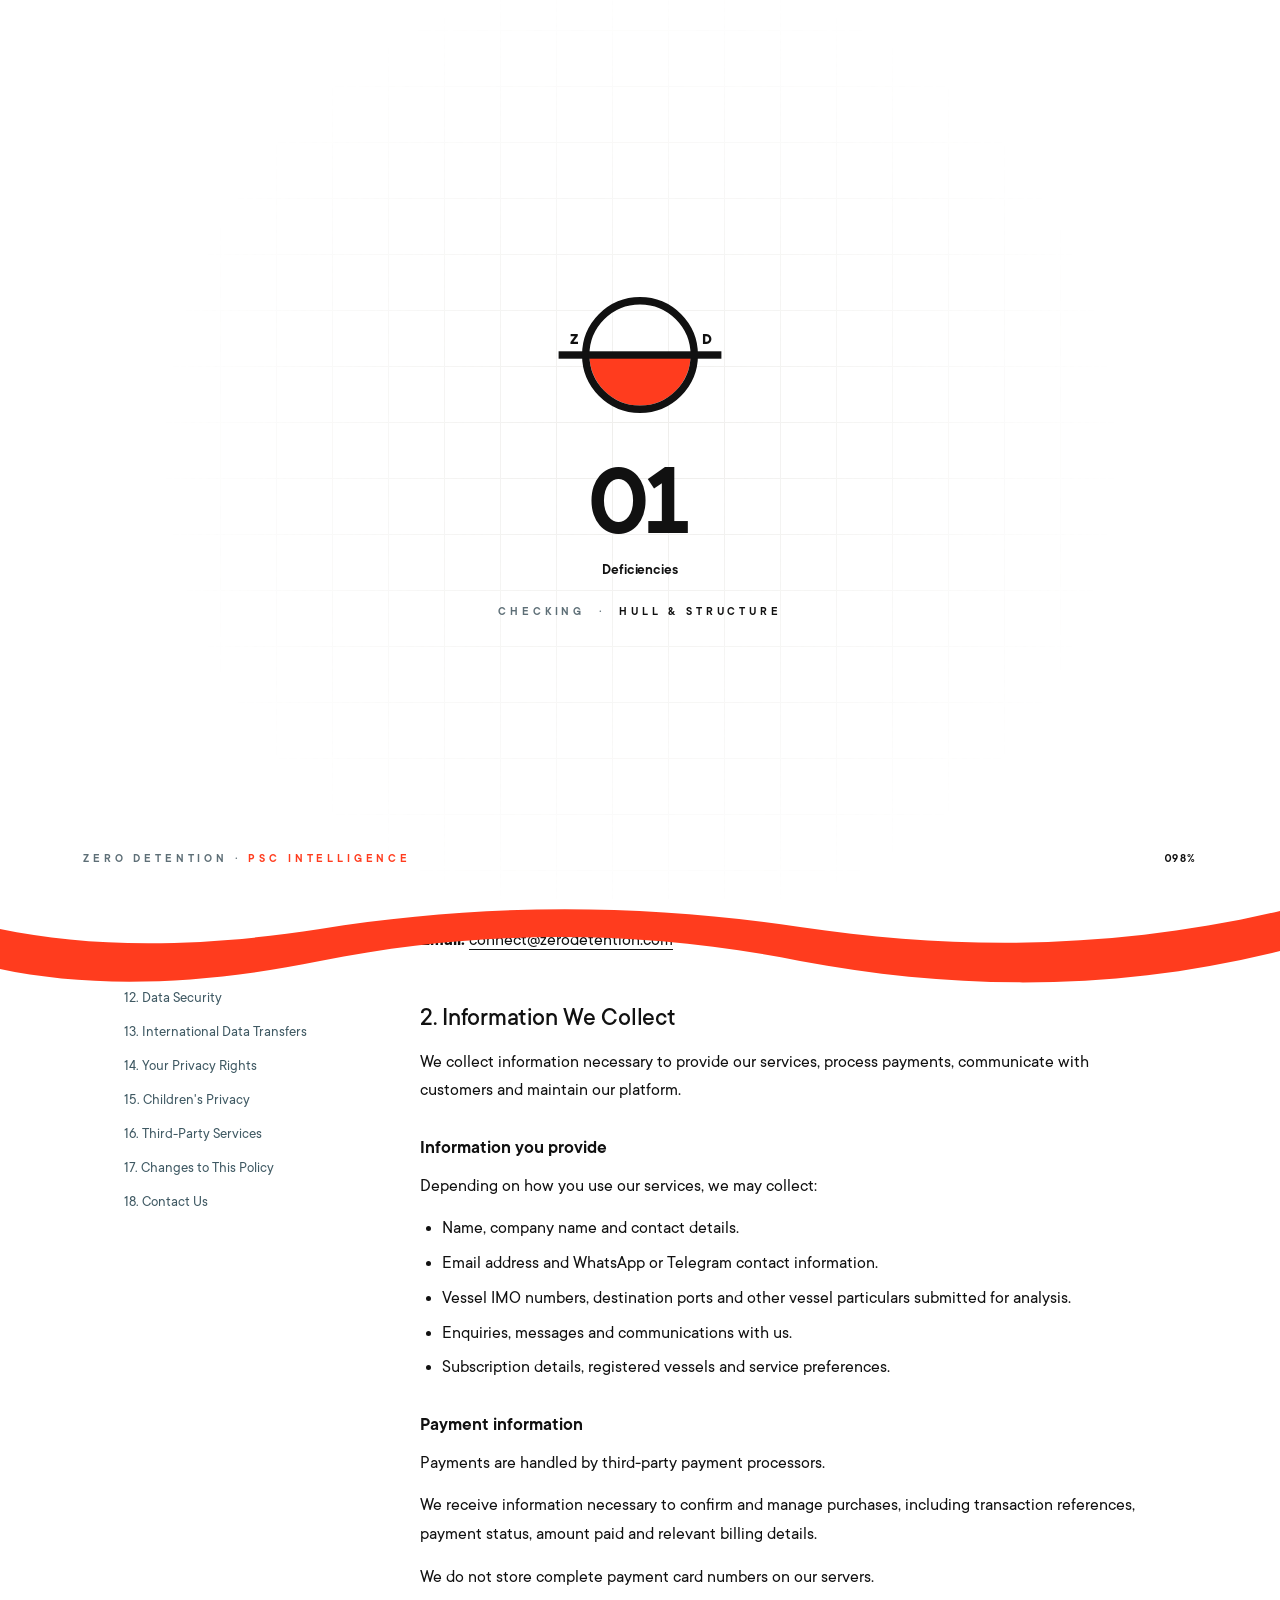
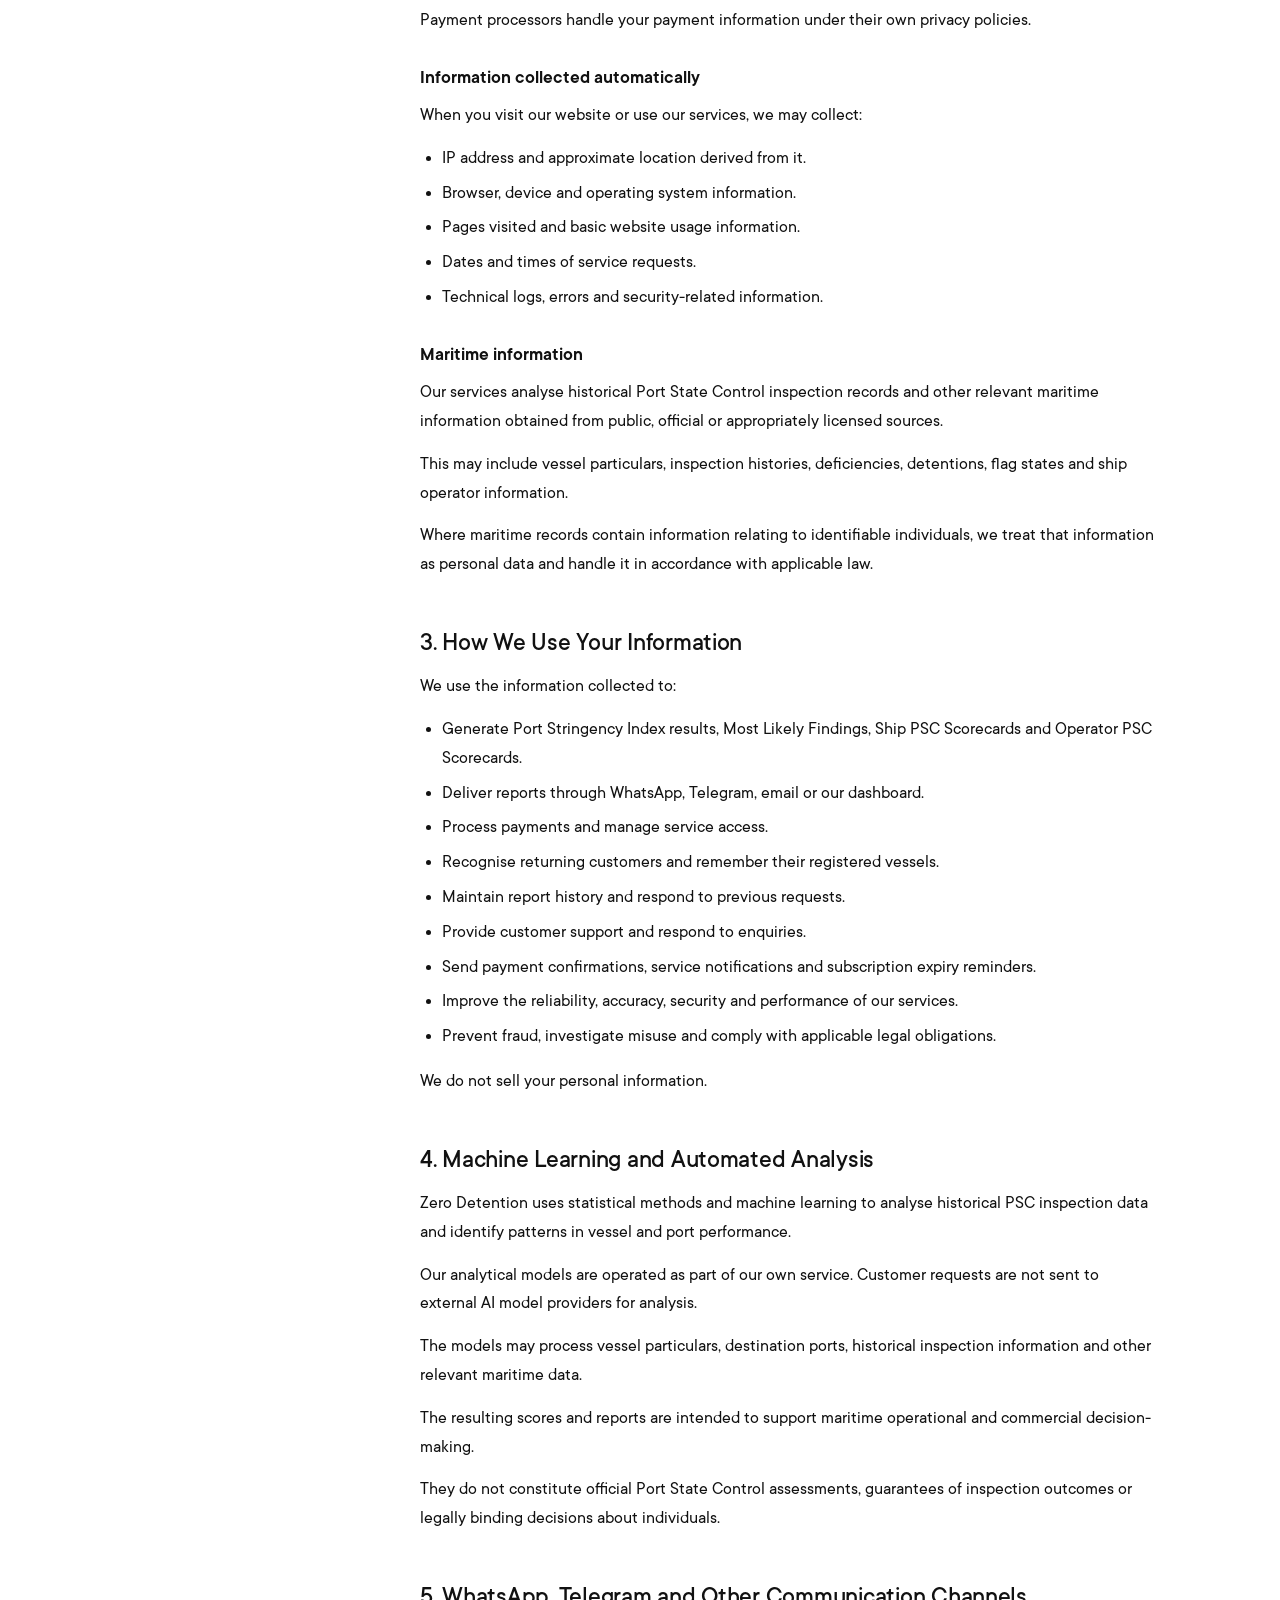
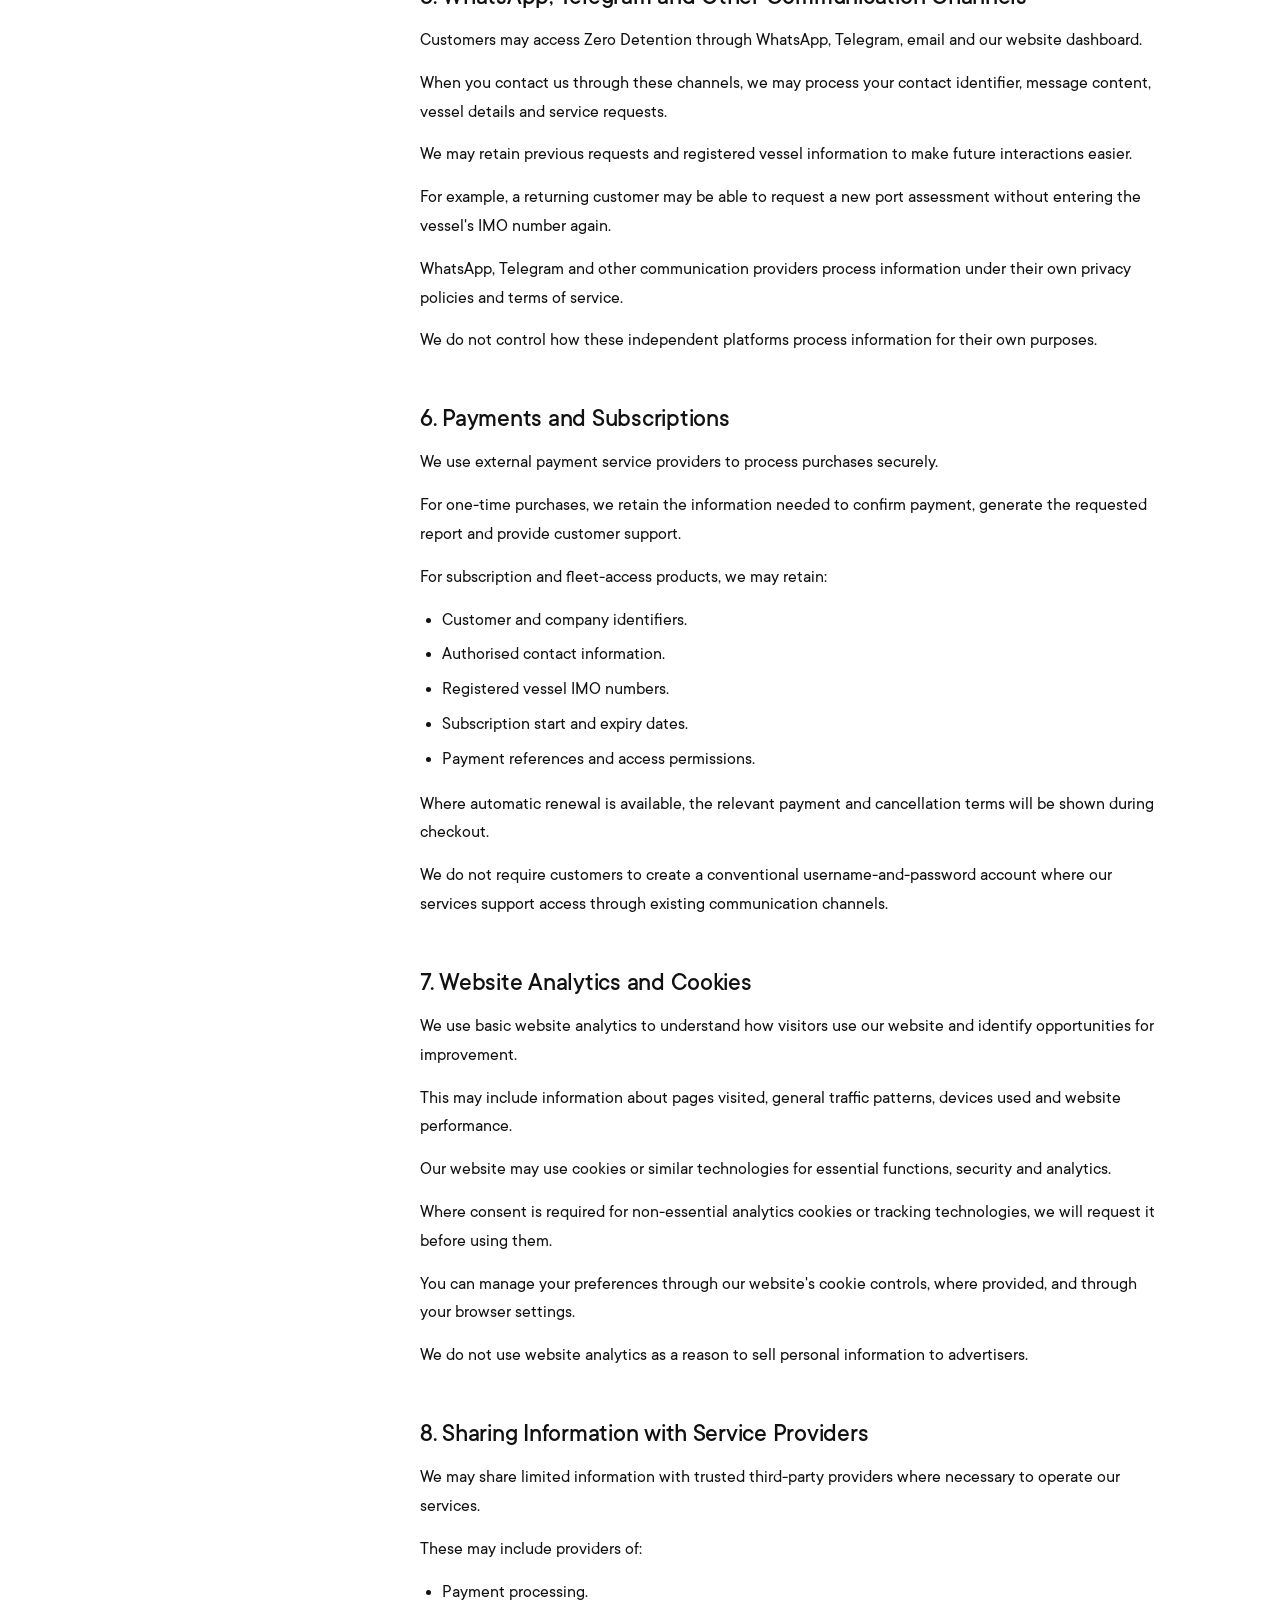
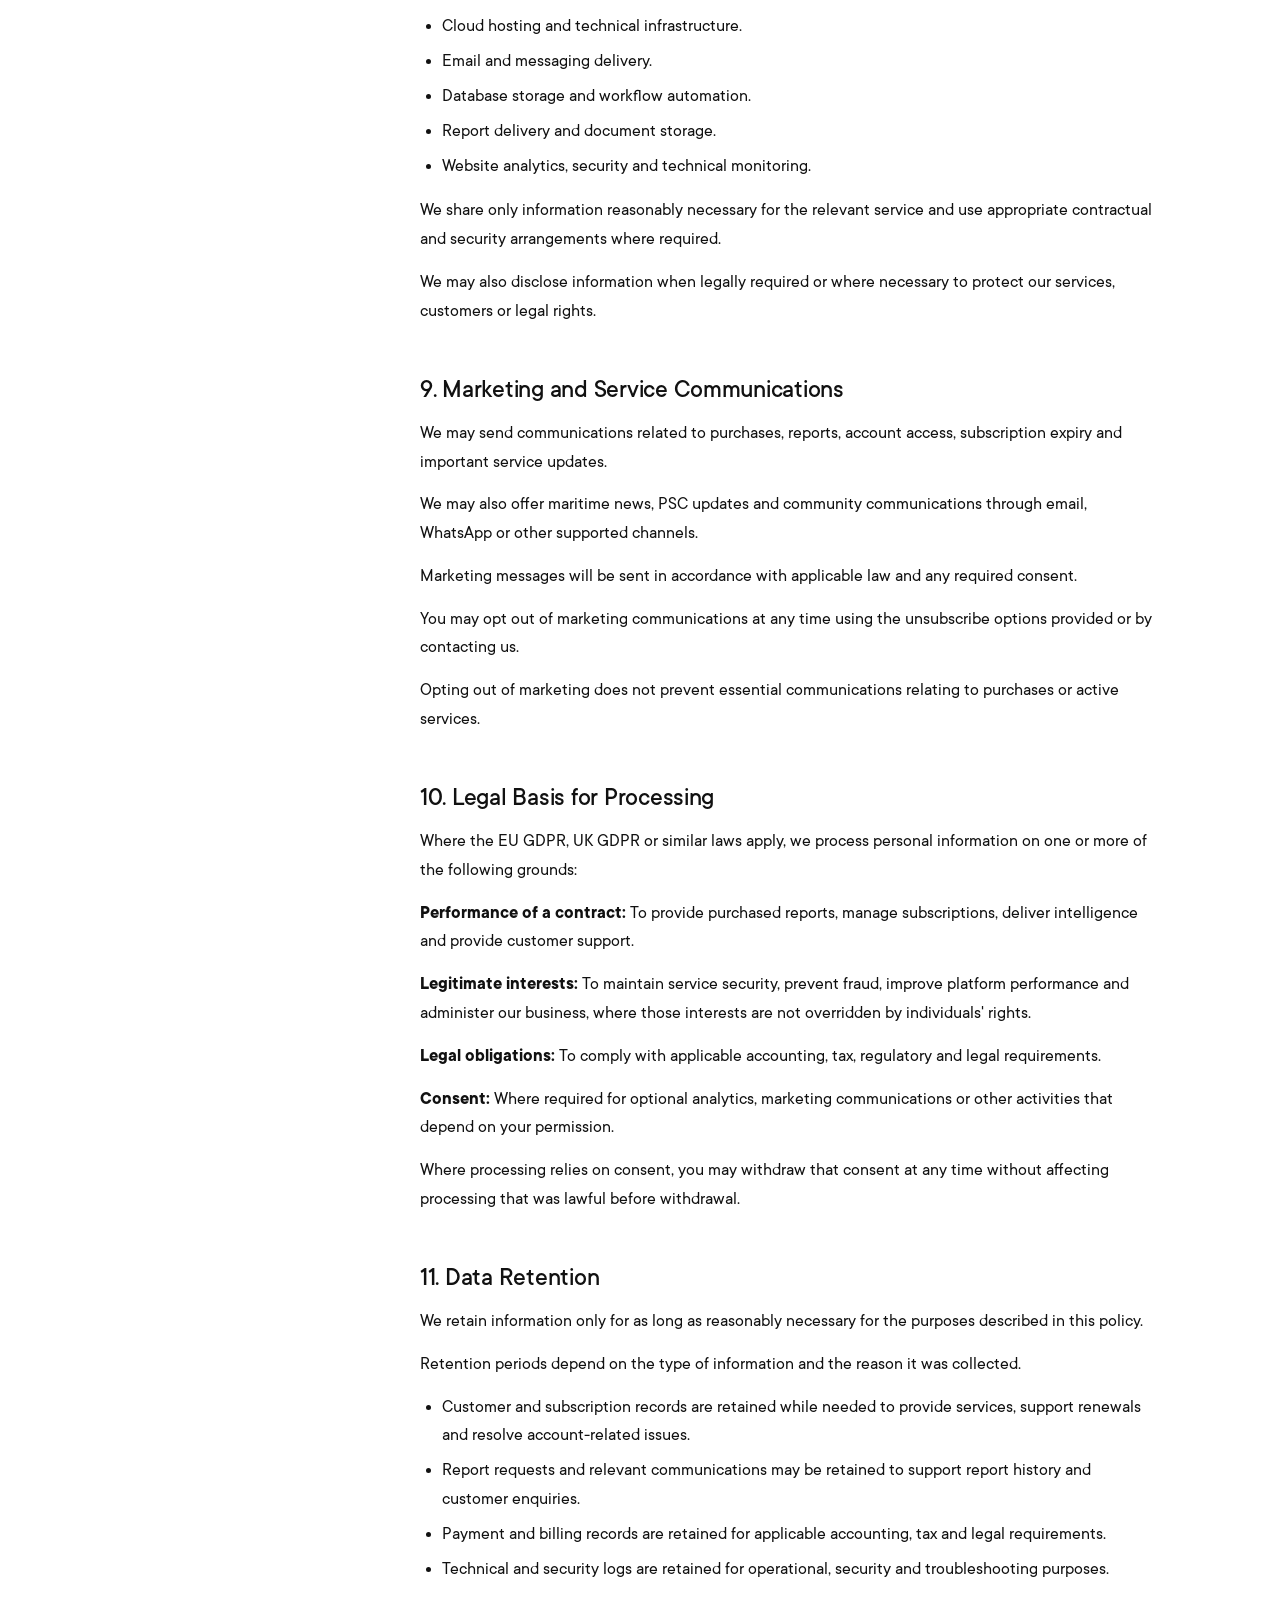
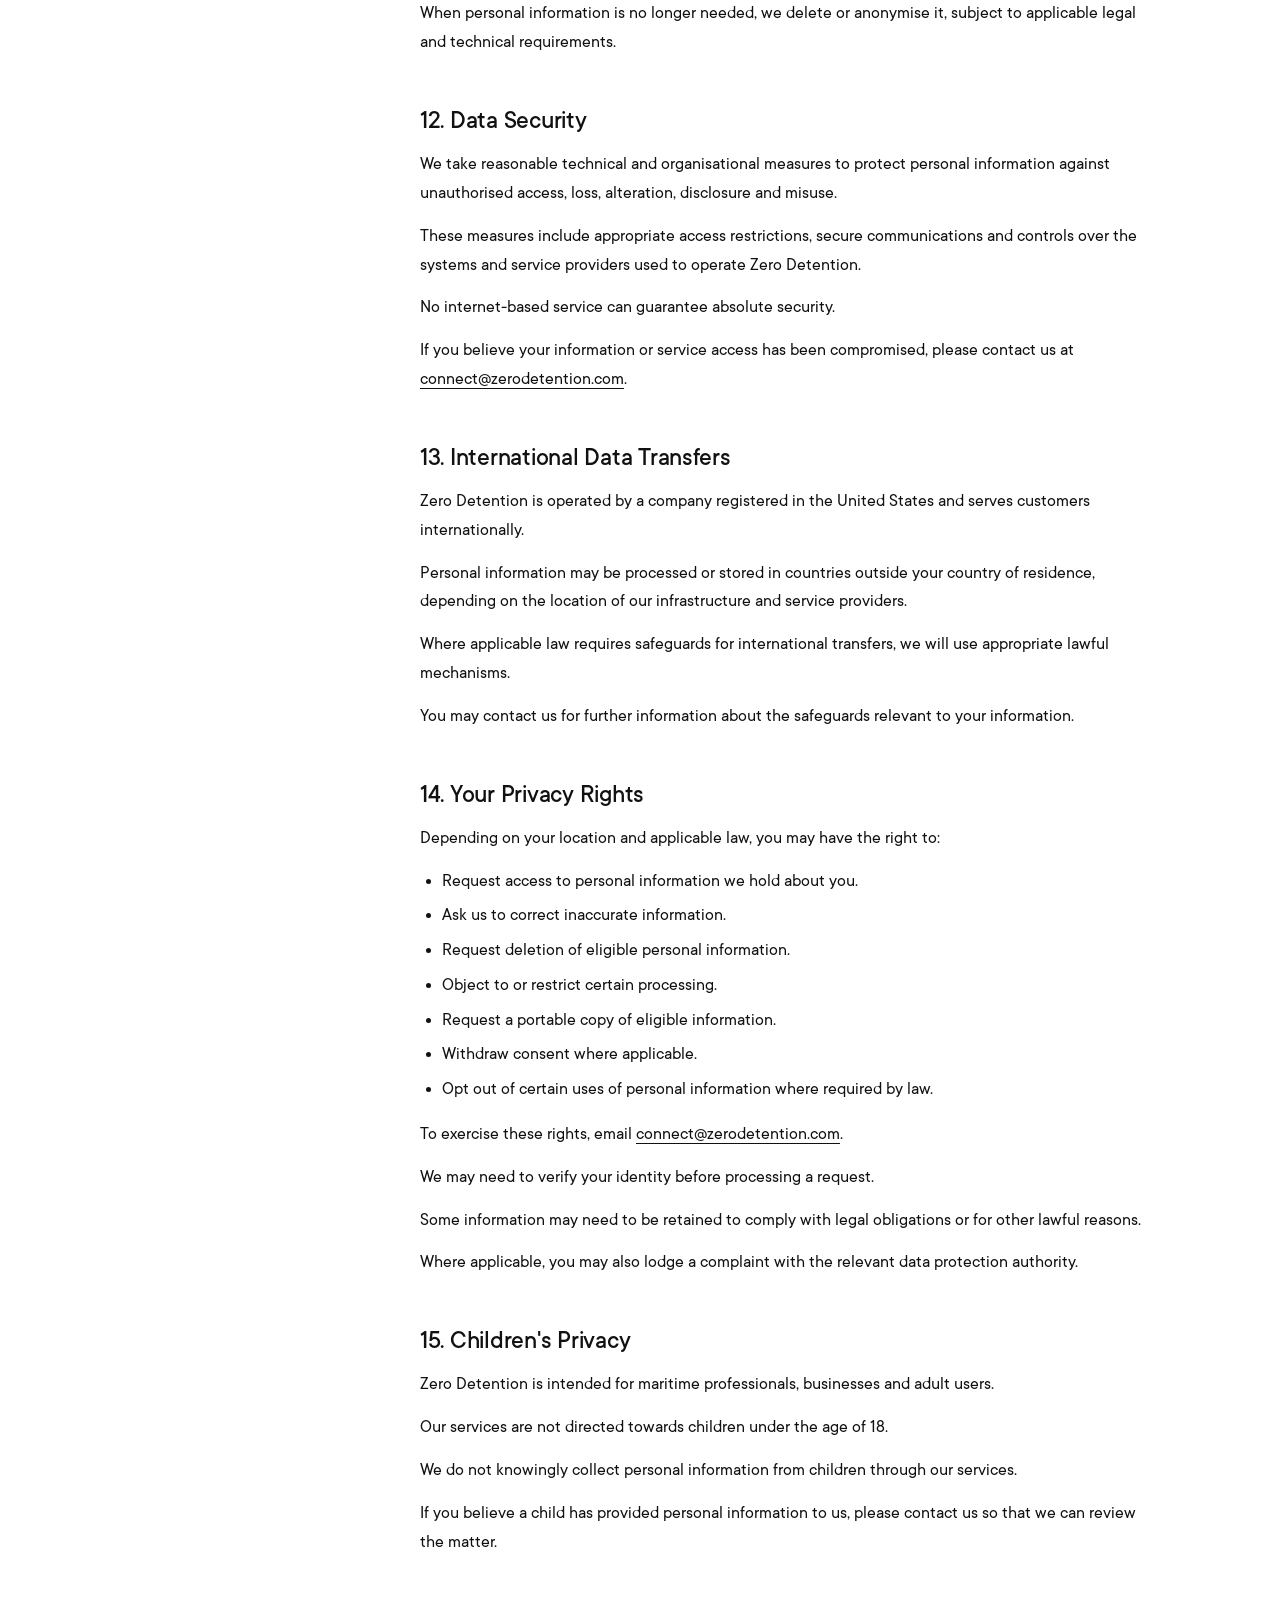
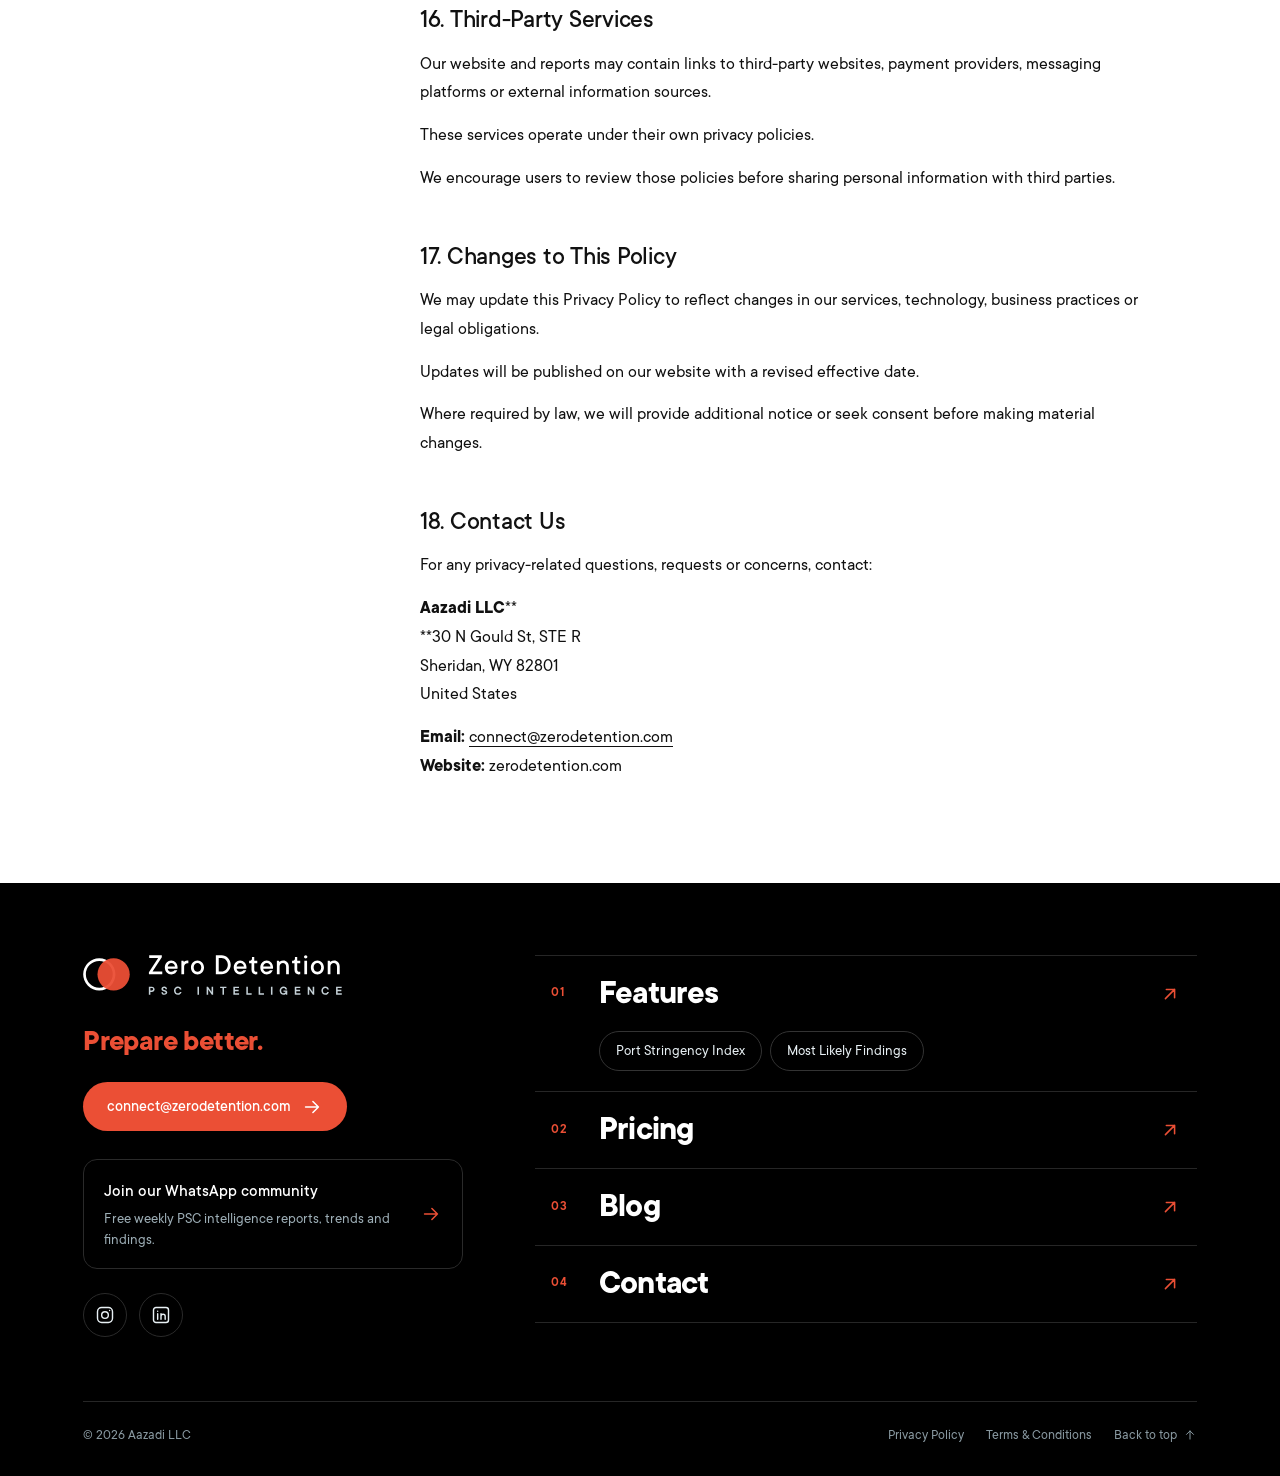
<file: privacy.html>
<!DOCTYPE html>
<html lang="en">
<head>
  <meta charset="utf-8">
  <meta name="viewport" content="width=device-width, initial-scale=1, viewport-fit=cover">
  <meta name="theme-color" content="#ffffff">
  <meta name="description" content="How Zero Detention, operated by Aazadi LLC, collects, uses and protects your information.">
  <title>Privacy Policy · Zero Detention</title>
  <link rel="icon" href="favicon.ico" sizes="any">
  <link rel="icon" href="assets/favicon/favicon.svg" type="image/svg+xml">
  <link rel="apple-touch-icon" href="assets/favicon/apple-touch-icon.png">
  <link rel="preload" href="assets/fonts/TTCommons-Regular.woff2" as="font" type="font/woff2" crossorigin>
  <link rel="stylesheet" href="styles/fonts.css">
  <link rel="stylesheet" href="styles/loader.css">
  <script src="scripts/loader.js"></script>
  <link rel="stylesheet" href="styles/layout.css">
  <link rel="stylesheet" href="styles/content.css">
</head>
<body id="top">
  <a class="skip" href="#main">Skip to content</a>
  <header class="site-header">
    <nav class="nav-shell" aria-label="Main navigation">
      <button class="menu-toggle" aria-label="Open menu" aria-expanded="false"><span></span><span></span></button>
      <div class="nav-links nav-left">
        <a href="features.html">Features</a>
        <a href="pricing.html">Pricing</a>
      </div>
      <a class="brand" href="index.html" aria-label="Zero Detention home"><img src="assets/logo/zero-detention-on-light.svg" width="2789" height="431" alt="Zero Detention — PSC Intelligence"></a>
      <div class="nav-links nav-right">
        <a href="blog.html">Blog</a>
        <a href="contact.html">Contact</a>
        <a class="nav-login" href="#login">Login</a>
      </div>
    </nav>
    <div class="mobile-menu">
      <a href="features.html">Features</a>
      <a href="pricing.html">Pricing</a>
      <a href="blog.html">Blog</a>
      <a href="contact.html">Contact</a>
      <a href="#login">Login</a>
    </div>
  </header>

  <main id="main">
    <section class="hero"><div class="container">
      <span class="tag">Legal</span>
      <h1>Privacy Policy</h1>
      <p class="lede">Zero Detention · Operated by Aazadi LLC<br>Effective date: 10 January 2027</p>
    </div></section>
    <section class="legal container">
      <nav class="toc" aria-label="On this page"><h2>On this page</h2><a href="#1-introduction">1. Introduction</a><a href="#2-information-we-collect">2. Information We Collect</a><a href="#3-how-we-use-your-information">3. How We Use Your Information</a><a href="#4-machine-learning-and-automated-analysis">4. Machine Learning and Automated Analysis</a><a href="#5-whatsapp-telegram-and-other-communication-channels">5. WhatsApp, Telegram and Other Communication Channels</a><a href="#6-payments-and-subscriptions">6. Payments and Subscriptions</a><a href="#7-website-analytics-and-cookies">7. Website Analytics and Cookies</a><a href="#8-sharing-information-with-service-providers">8. Sharing Information with Service Providers</a><a href="#9-marketing-and-service-communications">9. Marketing and Service Communications</a><a href="#10-legal-basis-for-processing">10. Legal Basis for Processing</a><a href="#11-data-retention">11. Data Retention</a><a href="#12-data-security">12. Data Security</a><a href="#13-international-data-transfers">13. International Data Transfers</a><a href="#14-your-privacy-rights">14. Your Privacy Rights</a><a href="#15-children-s-privacy">15. Children&#x27;s Privacy</a><a href="#16-third-party-services">16. Third-Party Services</a><a href="#17-changes-to-this-policy">17. Changes to This Policy</a><a href="#18-contact-us">18. Contact Us</a></nav>
      <article class="prose">
        <h2 id="1-introduction">1. Introduction</h2>
        <p>Zero Detention is operated by Aazadi LLC, a company registered in Wyoming, United States.</p>
        <p>We respect your privacy and are committed to handling your personal information responsibly.</p>
        <p>This Privacy Policy explains what information we collect, why we collect it, how we use it, and the choices available to you.</p>
        <p>It applies to the Zero Detention website, Port State Control intelligence services, reports, dashboards, messaging services and other related products.</p>
        <p><strong>Company Details</strong></p>
        <p>Aazadi LLC<br>30 N Gould St, STE R<br>Sheridan, WY 82801<br>United States</p>
        <p><strong>Email:</strong> <a href="mailto:connect@zerodetention.com">connect@zerodetention.com</a></p>
        <h2 id="2-information-we-collect">2. Information We Collect</h2>
        <p>We collect information necessary to provide our services, process payments, communicate with customers and maintain our platform.</p>
        <h3>Information you provide</h3>
        <p>Depending on how you use our services, we may collect:</p>
        <ul><li>Name, company name and contact details.</li><li>Email address and WhatsApp or Telegram contact information.</li><li>Vessel IMO numbers, destination ports and other vessel particulars submitted for analysis.</li><li>Enquiries, messages and communications with us.</li><li>Subscription details, registered vessels and service preferences.</li></ul>
        <h3>Payment information</h3>
        <p>Payments are handled by third-party payment processors.</p>
        <p>We receive information necessary to confirm and manage purchases, including transaction references, payment status, amount paid and relevant billing details.</p>
        <p>We do not store complete payment card numbers on our servers.</p>
        <p>Payment processors handle your payment information under their own privacy policies.</p>
        <h3>Information collected automatically</h3>
        <p>When you visit our website or use our services, we may collect:</p>
        <ul><li>IP address and approximate location derived from it.</li><li>Browser, device and operating system information.</li><li>Pages visited and basic website usage information.</li><li>Dates and times of service requests.</li><li>Technical logs, errors and security-related information.</li></ul>
        <h3>Maritime information</h3>
        <p>Our services analyse historical Port State Control inspection records and other relevant maritime information obtained from public, official or appropriately licensed sources.</p>
        <p>This may include vessel particulars, inspection histories, deficiencies, detentions, flag states and ship operator information.</p>
        <p>Where maritime records contain information relating to identifiable individuals, we treat that information as personal data and handle it in accordance with applicable law.</p>
        <h2 id="3-how-we-use-your-information">3. How We Use Your Information</h2>
        <p>We use the information collected to:</p>
        <ul><li>Generate Port Stringency Index results, Most Likely Findings, Ship PSC Scorecards and Operator PSC Scorecards.</li><li>Deliver reports through WhatsApp, Telegram, email or our dashboard.</li><li>Process payments and manage service access.</li><li>Recognise returning customers and remember their registered vessels.</li><li>Maintain report history and respond to previous requests.</li><li>Provide customer support and respond to enquiries.</li><li>Send payment confirmations, service notifications and subscription expiry reminders.</li><li>Improve the reliability, accuracy, security and performance of our services.</li><li>Prevent fraud, investigate misuse and comply with applicable legal obligations.</li></ul>
        <p>We do not sell your personal information.</p>
        <h2 id="4-machine-learning-and-automated-analysis">4. Machine Learning and Automated Analysis</h2>
        <p>Zero Detention uses statistical methods and machine learning to analyse historical PSC inspection data and identify patterns in vessel and port performance.</p>
        <p>Our analytical models are operated as part of our own service. Customer requests are not sent to external AI model providers for analysis.</p>
        <p>The models may process vessel particulars, destination ports, historical inspection information and other relevant maritime data.</p>
        <p>The resulting scores and reports are intended to support maritime operational and commercial decision-making.</p>
        <p>They do not constitute official Port State Control assessments, guarantees of inspection outcomes or legally binding decisions about individuals.</p>
        <h2 id="5-whatsapp-telegram-and-other-communication-channels">5. WhatsApp, Telegram and Other Communication Channels</h2>
        <p>Customers may access Zero Detention through WhatsApp, Telegram, email and our website dashboard.</p>
        <p>When you contact us through these channels, we may process your contact identifier, message content, vessel details and service requests.</p>
        <p>We may retain previous requests and registered vessel information to make future interactions easier.</p>
        <p>For example, a returning customer may be able to request a new port assessment without entering the vessel's IMO number again.</p>
        <p>WhatsApp, Telegram and other communication providers process information under their own privacy policies and terms of service.</p>
        <p>We do not control how these independent platforms process information for their own purposes.</p>
        <h2 id="6-payments-and-subscriptions">6. Payments and Subscriptions</h2>
        <p>We use external payment service providers to process purchases securely.</p>
        <p>For one-time purchases, we retain the information needed to confirm payment, generate the requested report and provide customer support.</p>
        <p>For subscription and fleet-access products, we may retain:</p>
        <ul><li>Customer and company identifiers.</li><li>Authorised contact information.</li><li>Registered vessel IMO numbers.</li><li>Subscription start and expiry dates.</li><li>Payment references and access permissions.</li></ul>
        <p>Where automatic renewal is available, the relevant payment and cancellation terms will be shown during checkout.</p>
        <p>We do not require customers to create a conventional username-and-password account where our services support access through existing communication channels.</p>
        <h2 id="7-website-analytics-and-cookies">7. Website Analytics and Cookies</h2>
        <p>We use basic website analytics to understand how visitors use our website and identify opportunities for improvement.</p>
        <p>This may include information about pages visited, general traffic patterns, devices used and website performance.</p>
        <p>Our website may use cookies or similar technologies for essential functions, security and analytics.</p>
        <p>Where consent is required for non-essential analytics cookies or tracking technologies, we will request it before using them.</p>
        <p>You can manage your preferences through our website's cookie controls, where provided, and through your browser settings.</p>
        <p>We do not use website analytics as a reason to sell personal information to advertisers.</p>
        <h2 id="8-sharing-information-with-service-providers">8. Sharing Information with Service Providers</h2>
        <p>We may share limited information with trusted third-party providers where necessary to operate our services.</p>
        <p>These may include providers of:</p>
        <ul><li>Payment processing.</li><li>Cloud hosting and technical infrastructure.</li><li>Email and messaging delivery.</li><li>Database storage and workflow automation.</li><li>Report delivery and document storage.</li><li>Website analytics, security and technical monitoring.</li></ul>
        <p>We share only information reasonably necessary for the relevant service and use appropriate contractual and security arrangements where required.</p>
        <p>We may also disclose information when legally required or where necessary to protect our services, customers or legal rights.</p>
        <h2 id="9-marketing-and-service-communications">9. Marketing and Service Communications</h2>
        <p>We may send communications related to purchases, reports, account access, subscription expiry and important service updates.</p>
        <p>We may also offer maritime news, PSC updates and community communications through email, WhatsApp or other supported channels.</p>
        <p>Marketing messages will be sent in accordance with applicable law and any required consent.</p>
        <p>You may opt out of marketing communications at any time using the unsubscribe options provided or by contacting us.</p>
        <p>Opting out of marketing does not prevent essential communications relating to purchases or active services.</p>
        <h2 id="10-legal-basis-for-processing">10. Legal Basis for Processing</h2>
        <p>Where the EU GDPR, UK GDPR or similar laws apply, we process personal information on one or more of the following grounds:</p>
        <p><strong>Performance of a contract:</strong> To provide purchased reports, manage subscriptions, deliver intelligence and provide customer support.</p>
        <p><strong>Legitimate interests:</strong> To maintain service security, prevent fraud, improve platform performance and administer our business, where those interests are not overridden by individuals' rights.</p>
        <p><strong>Legal obligations:</strong> To comply with applicable accounting, tax, regulatory and legal requirements.</p>
        <p><strong>Consent:</strong> Where required for optional analytics, marketing communications or other activities that depend on your permission.</p>
        <p>Where processing relies on consent, you may withdraw that consent at any time without affecting processing that was lawful before withdrawal.</p>
        <h2 id="11-data-retention">11. Data Retention</h2>
        <p>We retain information only for as long as reasonably necessary for the purposes described in this policy.</p>
        <p>Retention periods depend on the type of information and the reason it was collected.</p>
        <ul><li>Customer and subscription records are retained while needed to provide services, support renewals and resolve account-related issues.</li><li>Report requests and relevant communications may be retained to support report history and customer enquiries.</li><li>Payment and billing records are retained for applicable accounting, tax and legal requirements.</li><li>Technical and security logs are retained for operational, security and troubleshooting purposes.</li></ul>
        <p>When personal information is no longer needed, we delete or anonymise it, subject to applicable legal and technical requirements.</p>
        <h2 id="12-data-security">12. Data Security</h2>
        <p>We take reasonable technical and organisational measures to protect personal information against unauthorised access, loss, alteration, disclosure and misuse.</p>
        <p>These measures include appropriate access restrictions, secure communications and controls over the systems and service providers used to operate Zero Detention.</p>
        <p>No internet-based service can guarantee absolute security.</p>
        <p>If you believe your information or service access has been compromised, please contact us at <a href="mailto:connect@zerodetention.com">connect@zerodetention.com</a>.</p>
        <h2 id="13-international-data-transfers">13. International Data Transfers</h2>
        <p>Zero Detention is operated by a company registered in the United States and serves customers internationally.</p>
        <p>Personal information may be processed or stored in countries outside your country of residence, depending on the location of our infrastructure and service providers.</p>
        <p>Where applicable law requires safeguards for international transfers, we will use appropriate lawful mechanisms.</p>
        <p>You may contact us for further information about the safeguards relevant to your information.</p>
        <h2 id="14-your-privacy-rights">14. Your Privacy Rights</h2>
        <p>Depending on your location and applicable law, you may have the right to:</p>
        <ul><li>Request access to personal information we hold about you.</li><li>Ask us to correct inaccurate information.</li><li>Request deletion of eligible personal information.</li><li>Object to or restrict certain processing.</li><li>Request a portable copy of eligible information.</li><li>Withdraw consent where applicable.</li><li>Opt out of certain uses of personal information where required by law.</li></ul>
        <p>To exercise these rights, email <a href="mailto:connect@zerodetention.com">connect@zerodetention.com</a>.</p>
        <p>We may need to verify your identity before processing a request.</p>
        <p>Some information may need to be retained to comply with legal obligations or for other lawful reasons.</p>
        <p>Where applicable, you may also lodge a complaint with the relevant data protection authority.</p>
        <h2 id="15-children-s-privacy">15. Children&#x27;s Privacy</h2>
        <p>Zero Detention is intended for maritime professionals, businesses and adult users.</p>
        <p>Our services are not directed towards children under the age of 18.</p>
        <p>We do not knowingly collect personal information from children through our services.</p>
        <p>If you believe a child has provided personal information to us, please contact us so that we can review the matter.</p>
        <h2 id="16-third-party-services">16. Third-Party Services</h2>
        <p>Our website and reports may contain links to third-party websites, payment providers, messaging platforms or external information sources.</p>
        <p>These services operate under their own privacy policies.</p>
        <p>We encourage users to review those policies before sharing personal information with third parties.</p>
        <h2 id="17-changes-to-this-policy">17. Changes to This Policy</h2>
        <p>We may update this Privacy Policy to reflect changes in our services, technology, business practices or legal obligations.</p>
        <p>Updates will be published on our website with a revised effective date.</p>
        <p>Where required by law, we will provide additional notice or seek consent before making material changes.</p>
        <h2 id="18-contact-us">18. Contact Us</h2>
        <p>For any privacy-related questions, requests or concerns, contact:</p>
        <p><strong>Aazadi LLC</strong>**<br>**30 N Gould St, STE R<br>Sheridan, WY 82801<br>United States</p>
        <p><strong>Email:</strong> <a href="mailto:connect@zerodetention.com">connect@zerodetention.com</a><br><strong>Website:</strong> zerodetention.com</p>
      </article>
    </section>
  </main>
    <footer class="zg" id="site-footer">
      <div class="zg-in">
        <div class="zg-grid">
          <div class="zg-left">
            <a class="zg-logo" href="index.html" aria-label="Zero Detention home"><img src="assets/logo/zero-detention-on-dark.svg" width="2789" height="431" alt="Zero Detention — PSC Intelligence" loading="lazy"></a>
            <p class="zg-tag"><span>Prepare better.</span></p>
            <a class="zg-mail" href="mailto:connect@zerodetention.com">connect@zerodetention.com <i aria-hidden="true"><svg class="ic" viewBox="0 0 24 24" aria-hidden="true" focusable="false"><path d="M5 12h14M13 6l6 6-6 6"/></svg></i></a>
            <a class="zg-wa" href="contact.html#community"><b>Join our WhatsApp community</b><span>Free weekly PSC intelligence reports, trends and findings.</span><i aria-hidden="true"><svg class="ic" viewBox="0 0 24 24" aria-hidden="true" focusable="false"><path d="M5 12h14M13 6l6 6-6 6"/></svg></i></a>
            <div class="zg-social" aria-label="Follow Zero Detention">
              <a href="https://www.instagram.com/zerodetention/" target="_blank" rel="noopener noreferrer" aria-label="Zero Detention on Instagram"><svg class="ic" viewBox="0 0 24 24" aria-hidden="true" focusable="false"><rect x="3" y="3" width="18" height="18" rx="5"/><circle cx="12" cy="12" r="4"/><path d="M17.5 6.5h.01"/></svg></a>
              <a href="https://www.linkedin.com/company/zero-detention/" target="_blank" rel="noopener noreferrer" aria-label="Zero Detention on LinkedIn"><svg class="ic" viewBox="0 0 24 24" aria-hidden="true" focusable="false"><rect x="3" y="3" width="18" height="18" rx="3"/><path d="M8 10.5V17M8 7.5v.01M12 17v-6.5M12 13.5a2.5 2.5 0 0 1 5 0V17"/></svg></a>
            </div>
          </div>
          <nav class="zg-list" aria-label="Footer">
            <div class="zg-item">
              <a class="zg-row" href="features.html"><span class="zg-n">01</span><span class="zg-t">Features</span><i aria-hidden="true"><svg class="ic" viewBox="0 0 24 24" aria-hidden="true" focusable="false"><path d="M7 17 17 7M8 7h9v9"/></svg></i></a>
              <div class="zg-sub"><a href="feature-port-stringency-index.html">Port Stringency Index</a><a href="feature-most-likely-findings.html">Most Likely Findings</a></div>
            </div>
            <a class="zg-row" href="pricing.html"><span class="zg-n">02</span><span class="zg-t">Pricing</span><i aria-hidden="true"><svg class="ic" viewBox="0 0 24 24" aria-hidden="true" focusable="false"><path d="M7 17 17 7M8 7h9v9"/></svg></i></a>
            <a class="zg-row" href="blog.html"><span class="zg-n">03</span><span class="zg-t">Blog</span><i aria-hidden="true"><svg class="ic" viewBox="0 0 24 24" aria-hidden="true" focusable="false"><path d="M7 17 17 7M8 7h9v9"/></svg></i></a>
            <a class="zg-row" href="contact.html"><span class="zg-n">04</span><span class="zg-t">Contact</span><i aria-hidden="true"><svg class="ic" viewBox="0 0 24 24" aria-hidden="true" focusable="false"><path d="M7 17 17 7M8 7h9v9"/></svg></i></a>
          </nav>
        </div>
        <div class="zg-bar">
          <span>© 2026 Aazadi LLC</span>
          <span class="zg-legal"><a href="privacy.html">Privacy Policy</a><a href="terms.html">Terms &amp; Conditions</a><a class="zg-top" href="#top">Back to top <svg class="ic" viewBox="0 0 24 24" aria-hidden="true" focusable="false"><path d="M12 19V5M6 11l6-6 6 6"/></svg></a></span>
        </div>
      </div>
    </footer>
  <script src="scripts/nav.js"></script>
</body>
</html>
</file>
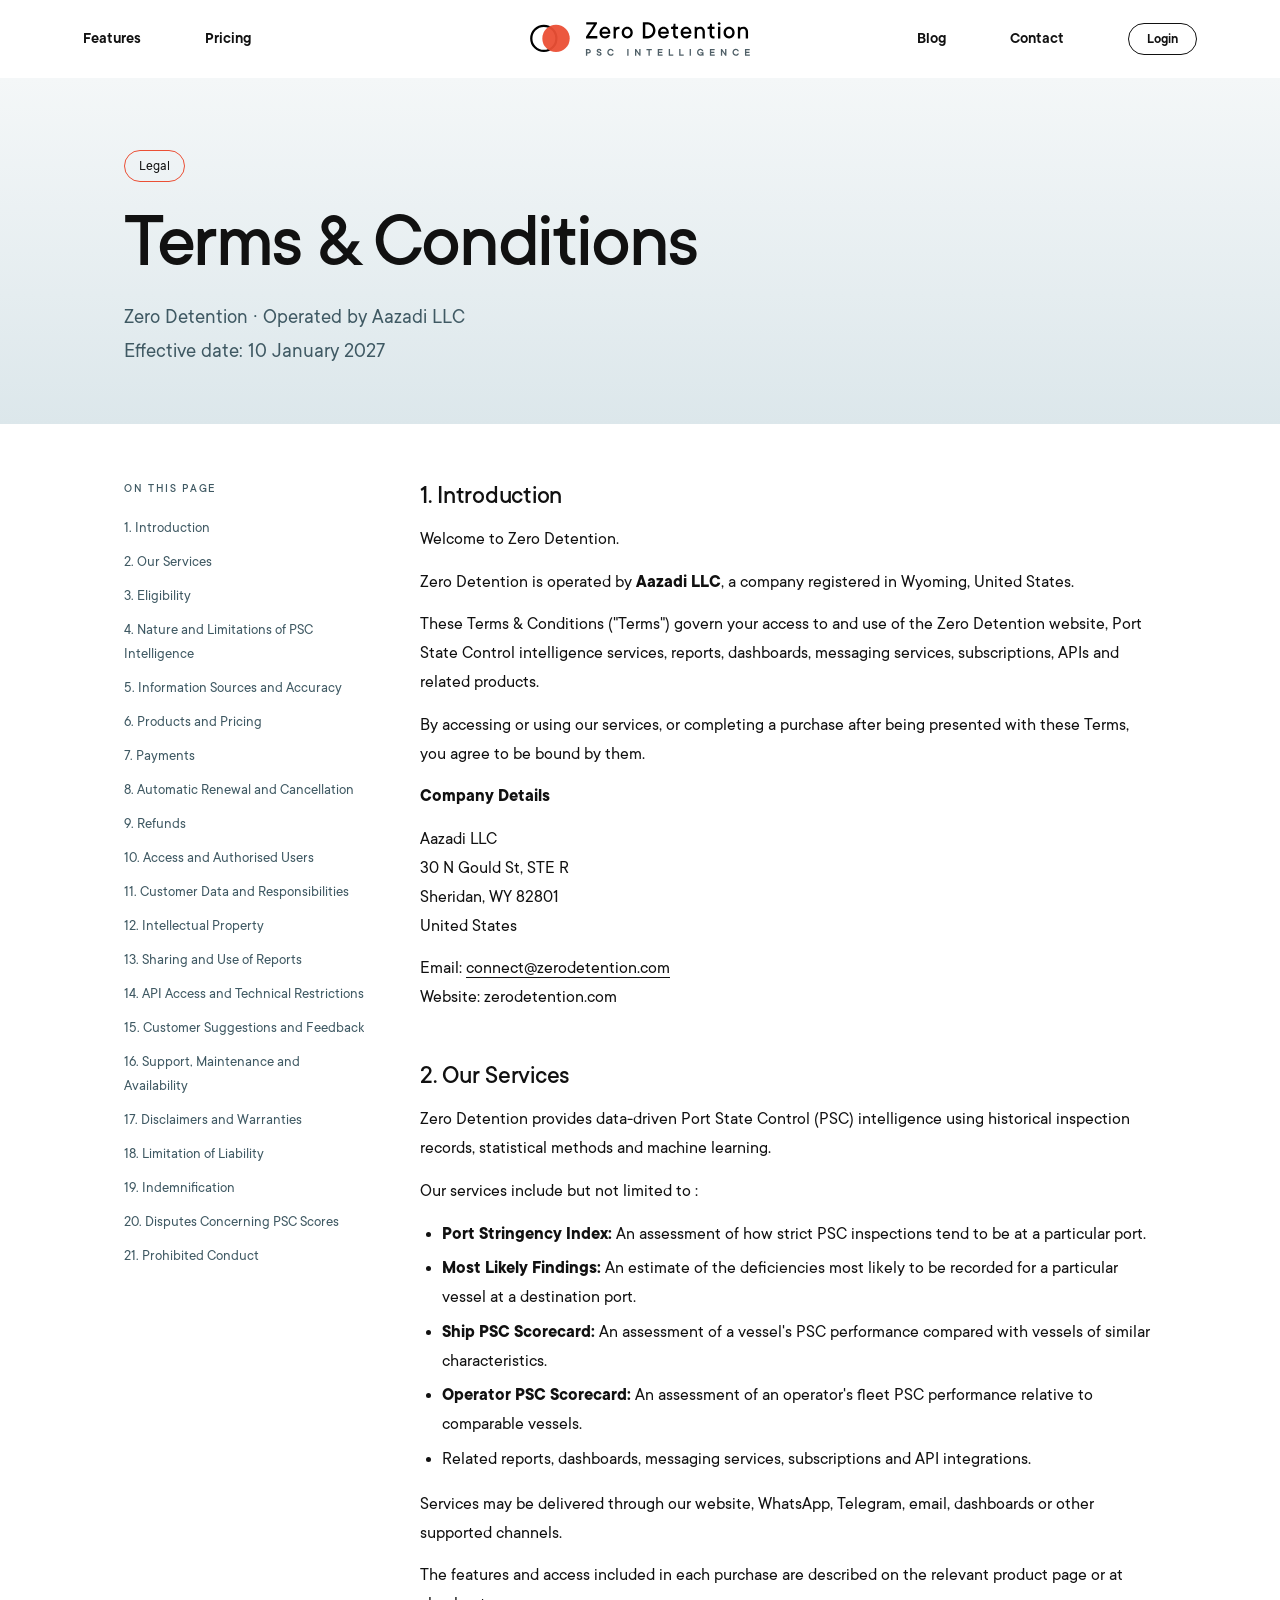
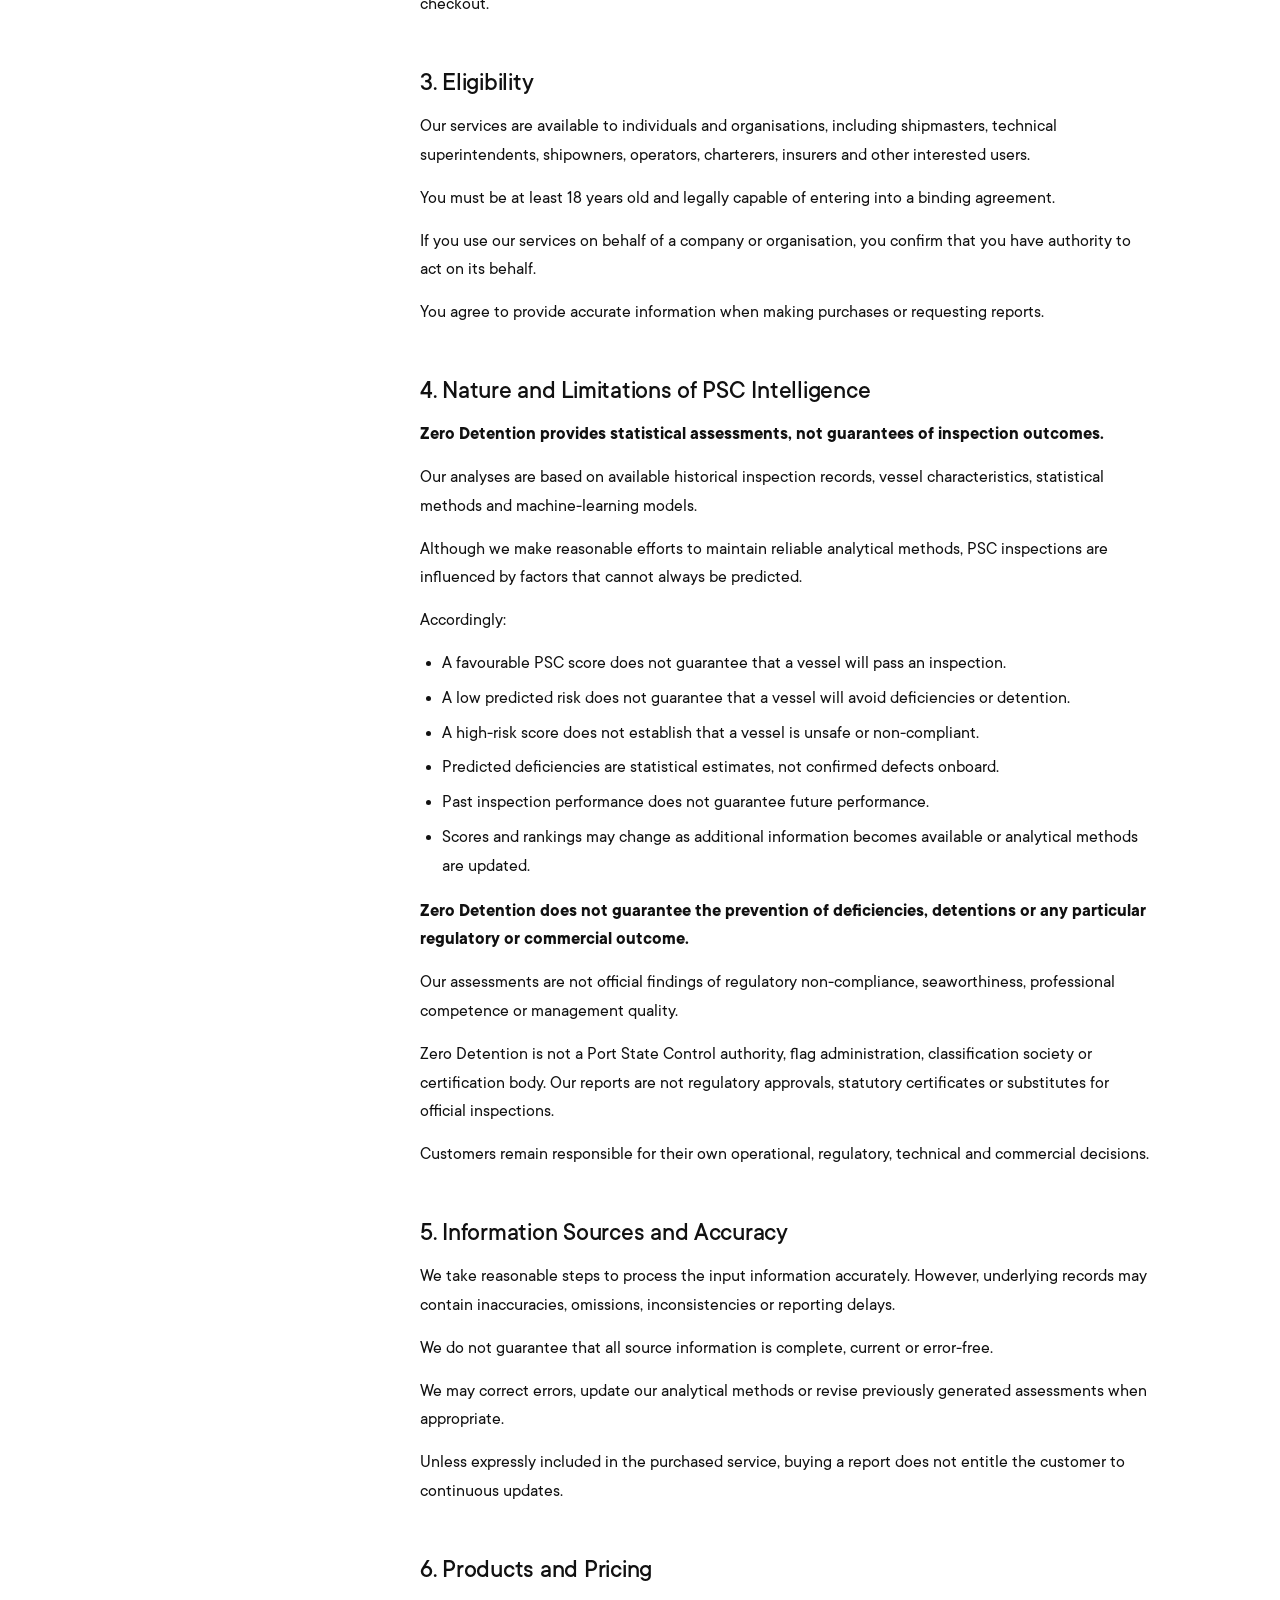
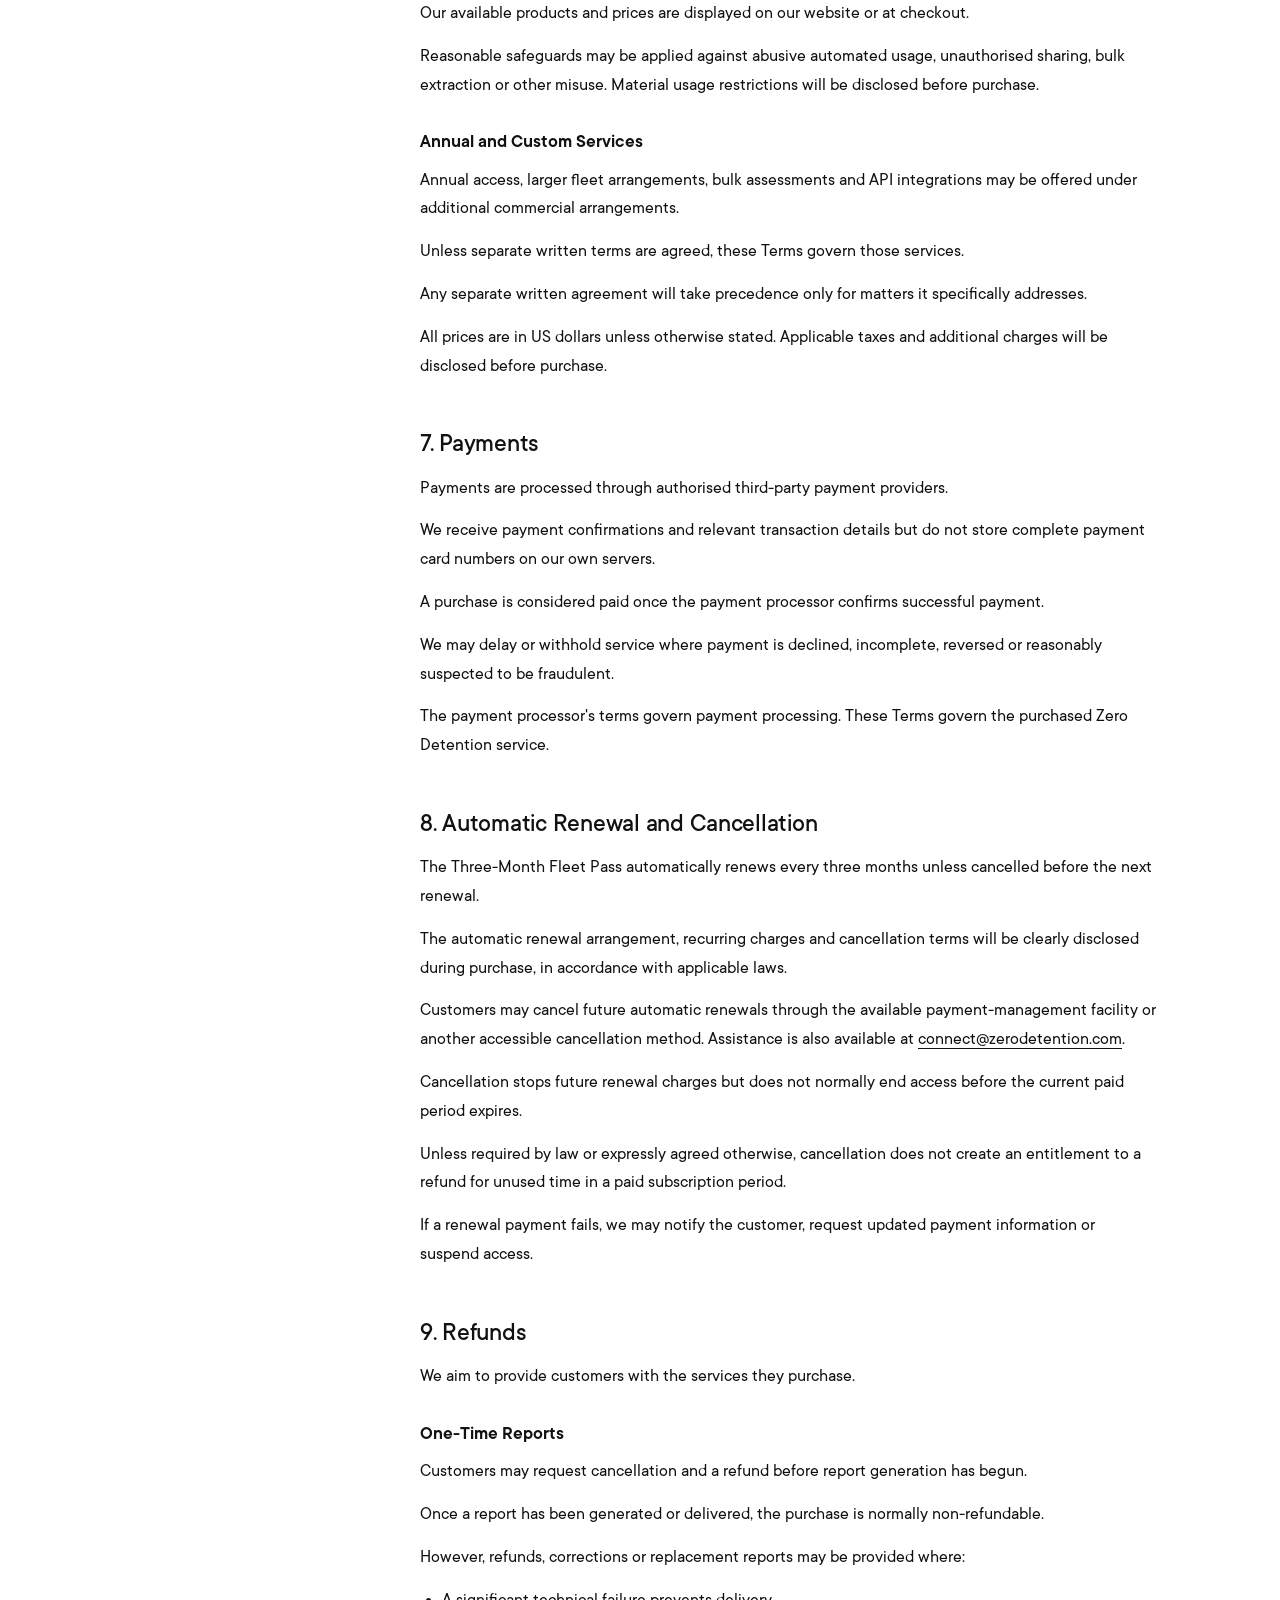
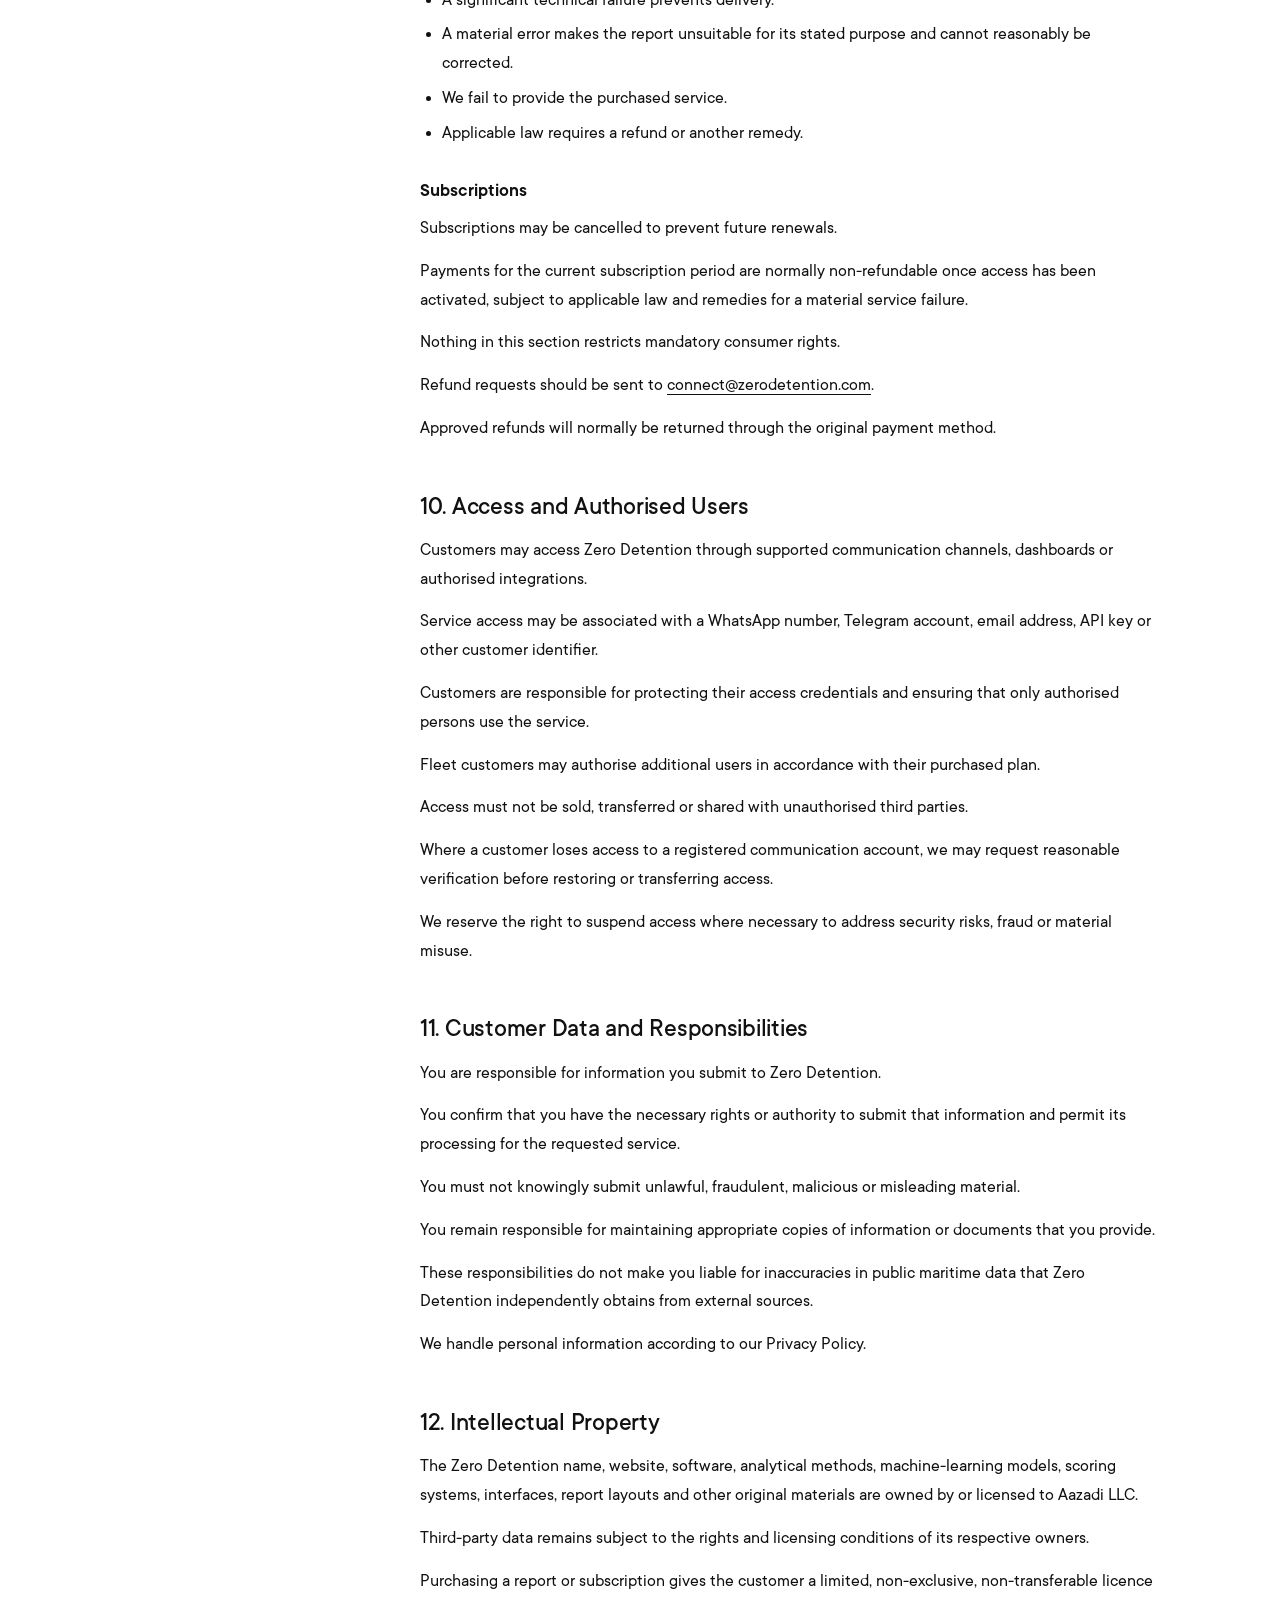
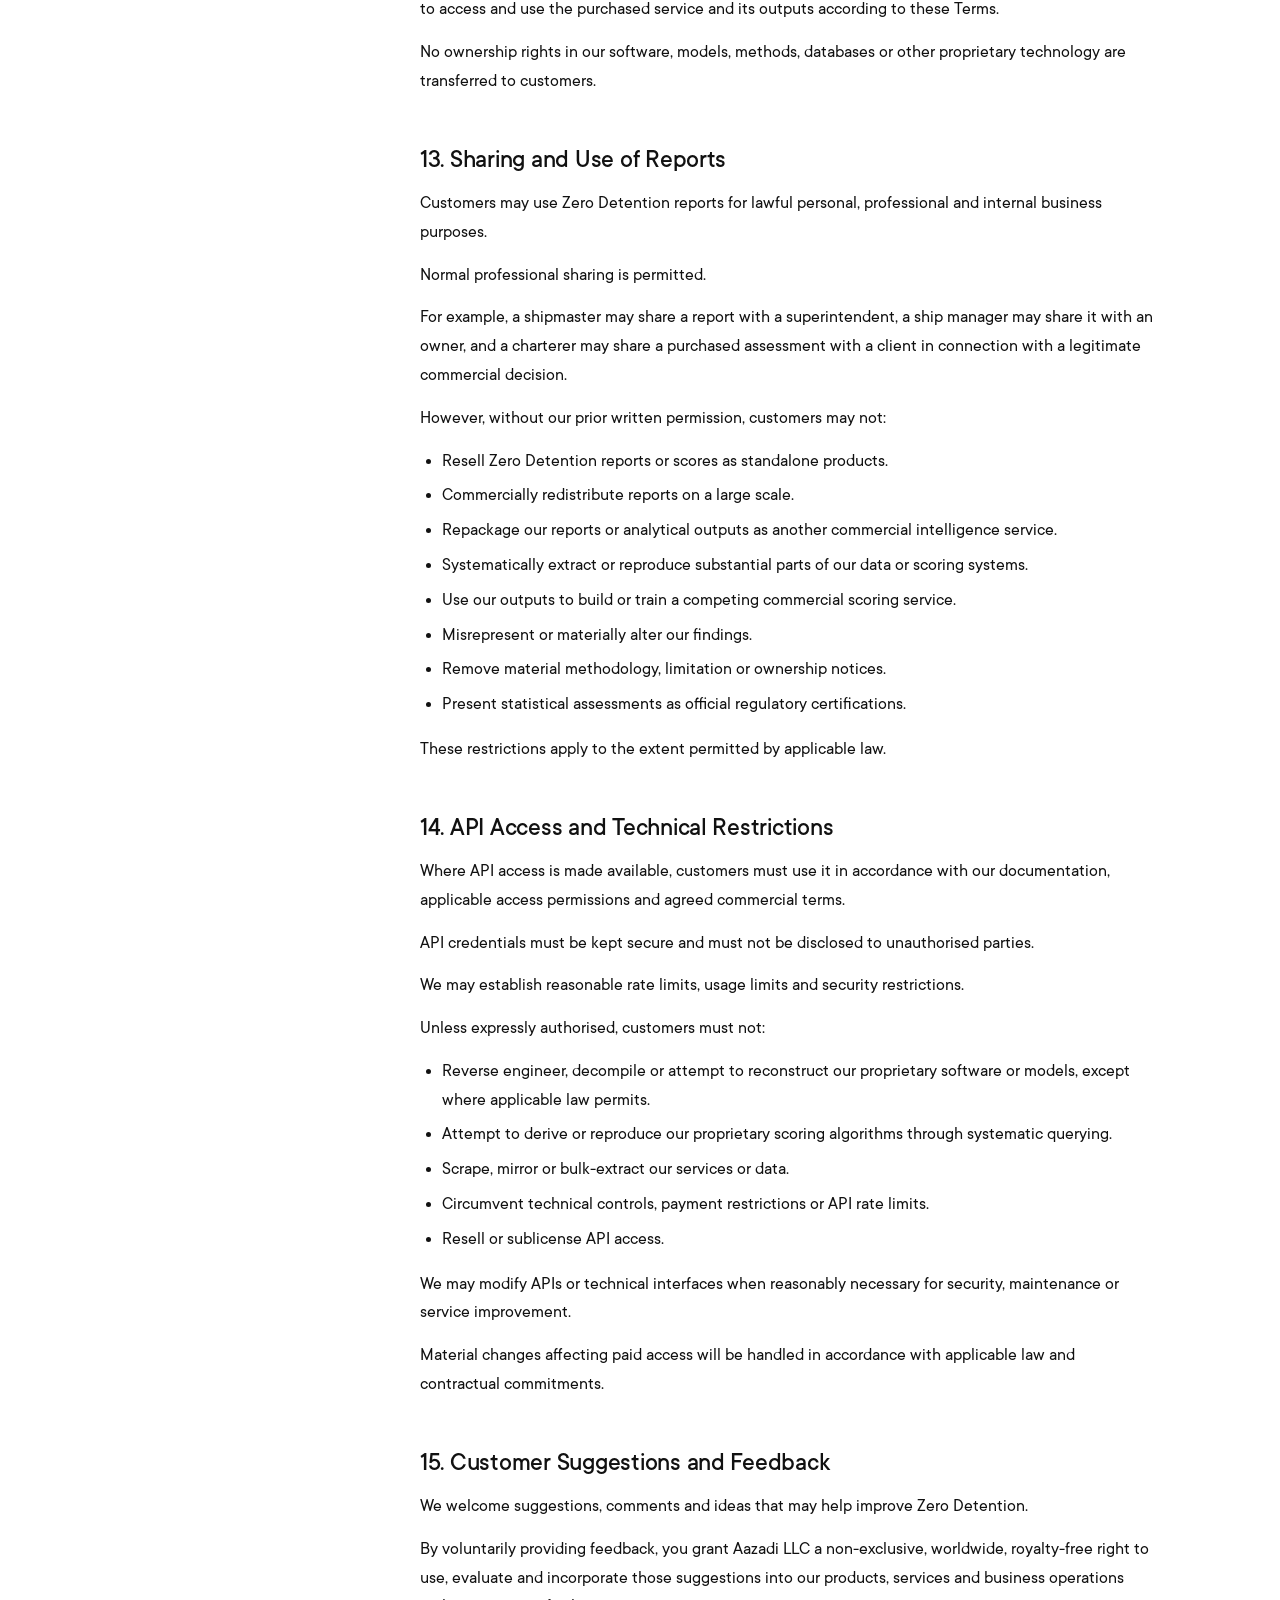
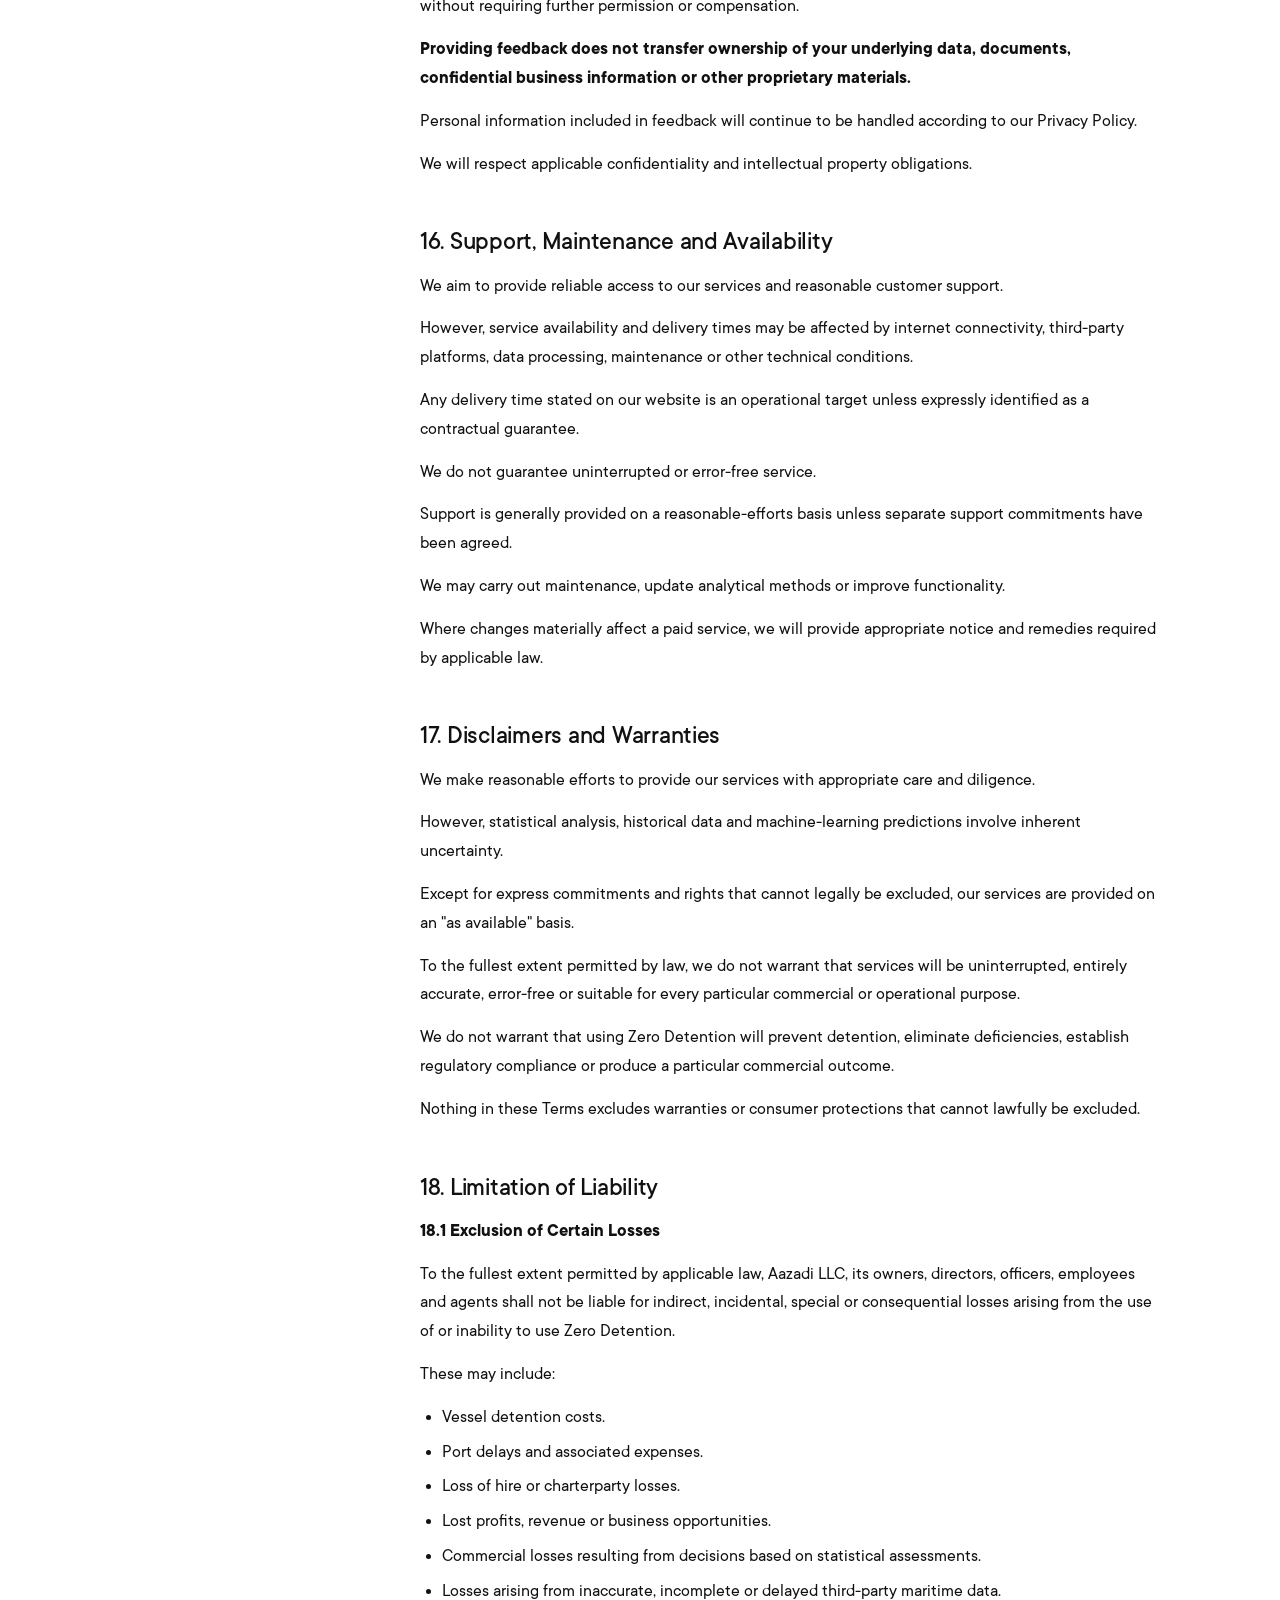
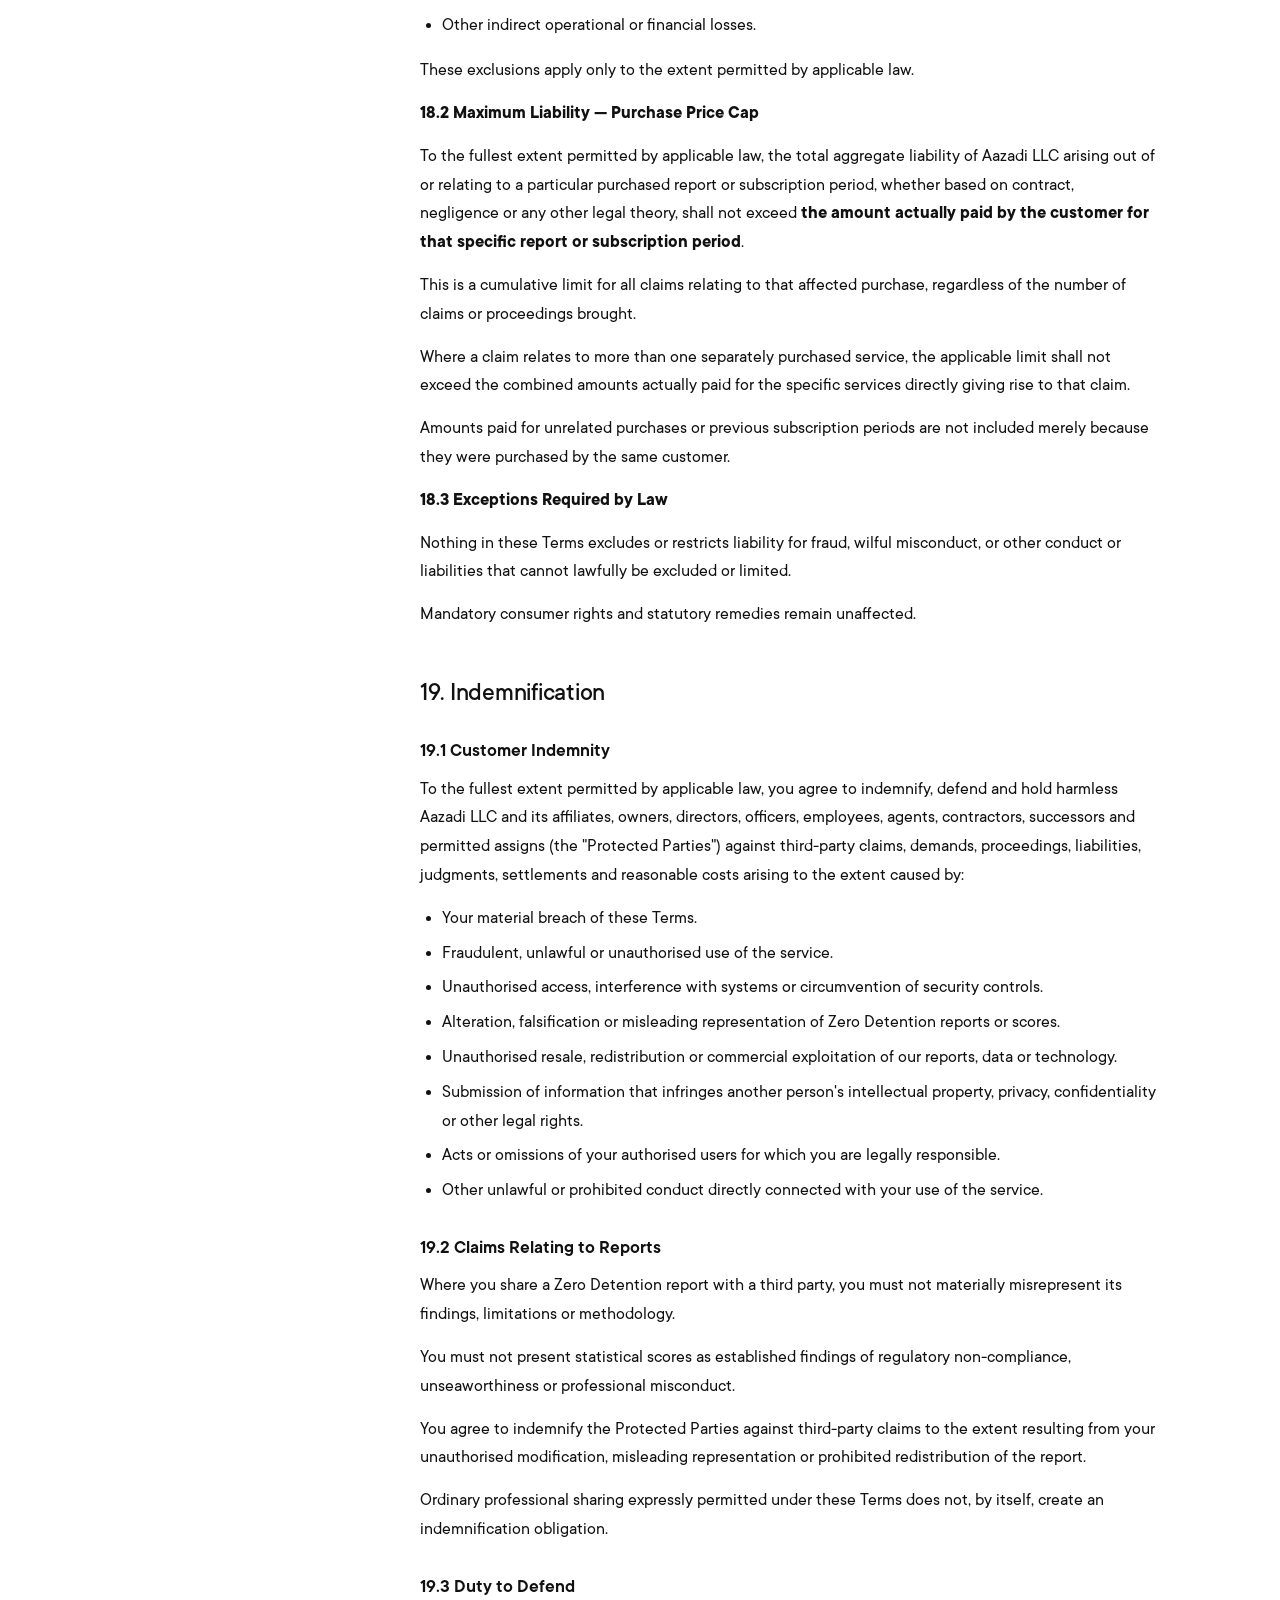
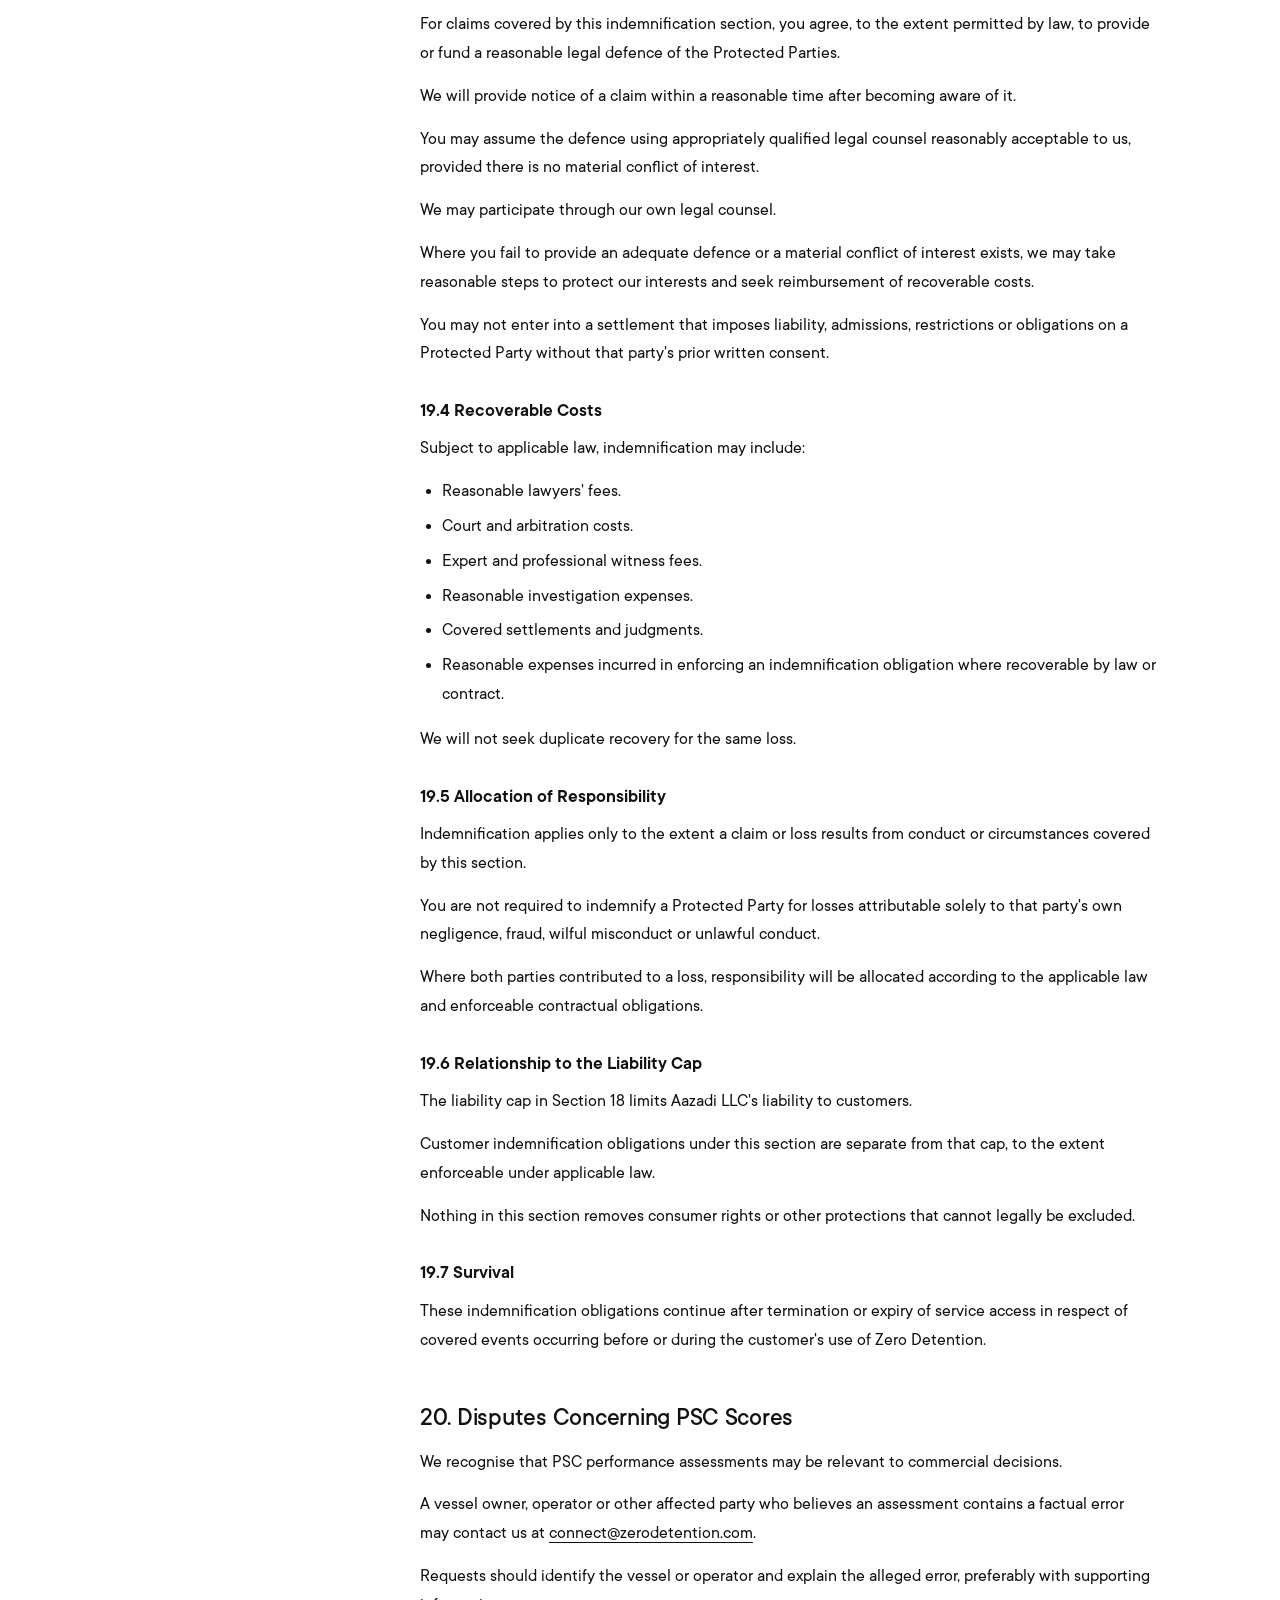
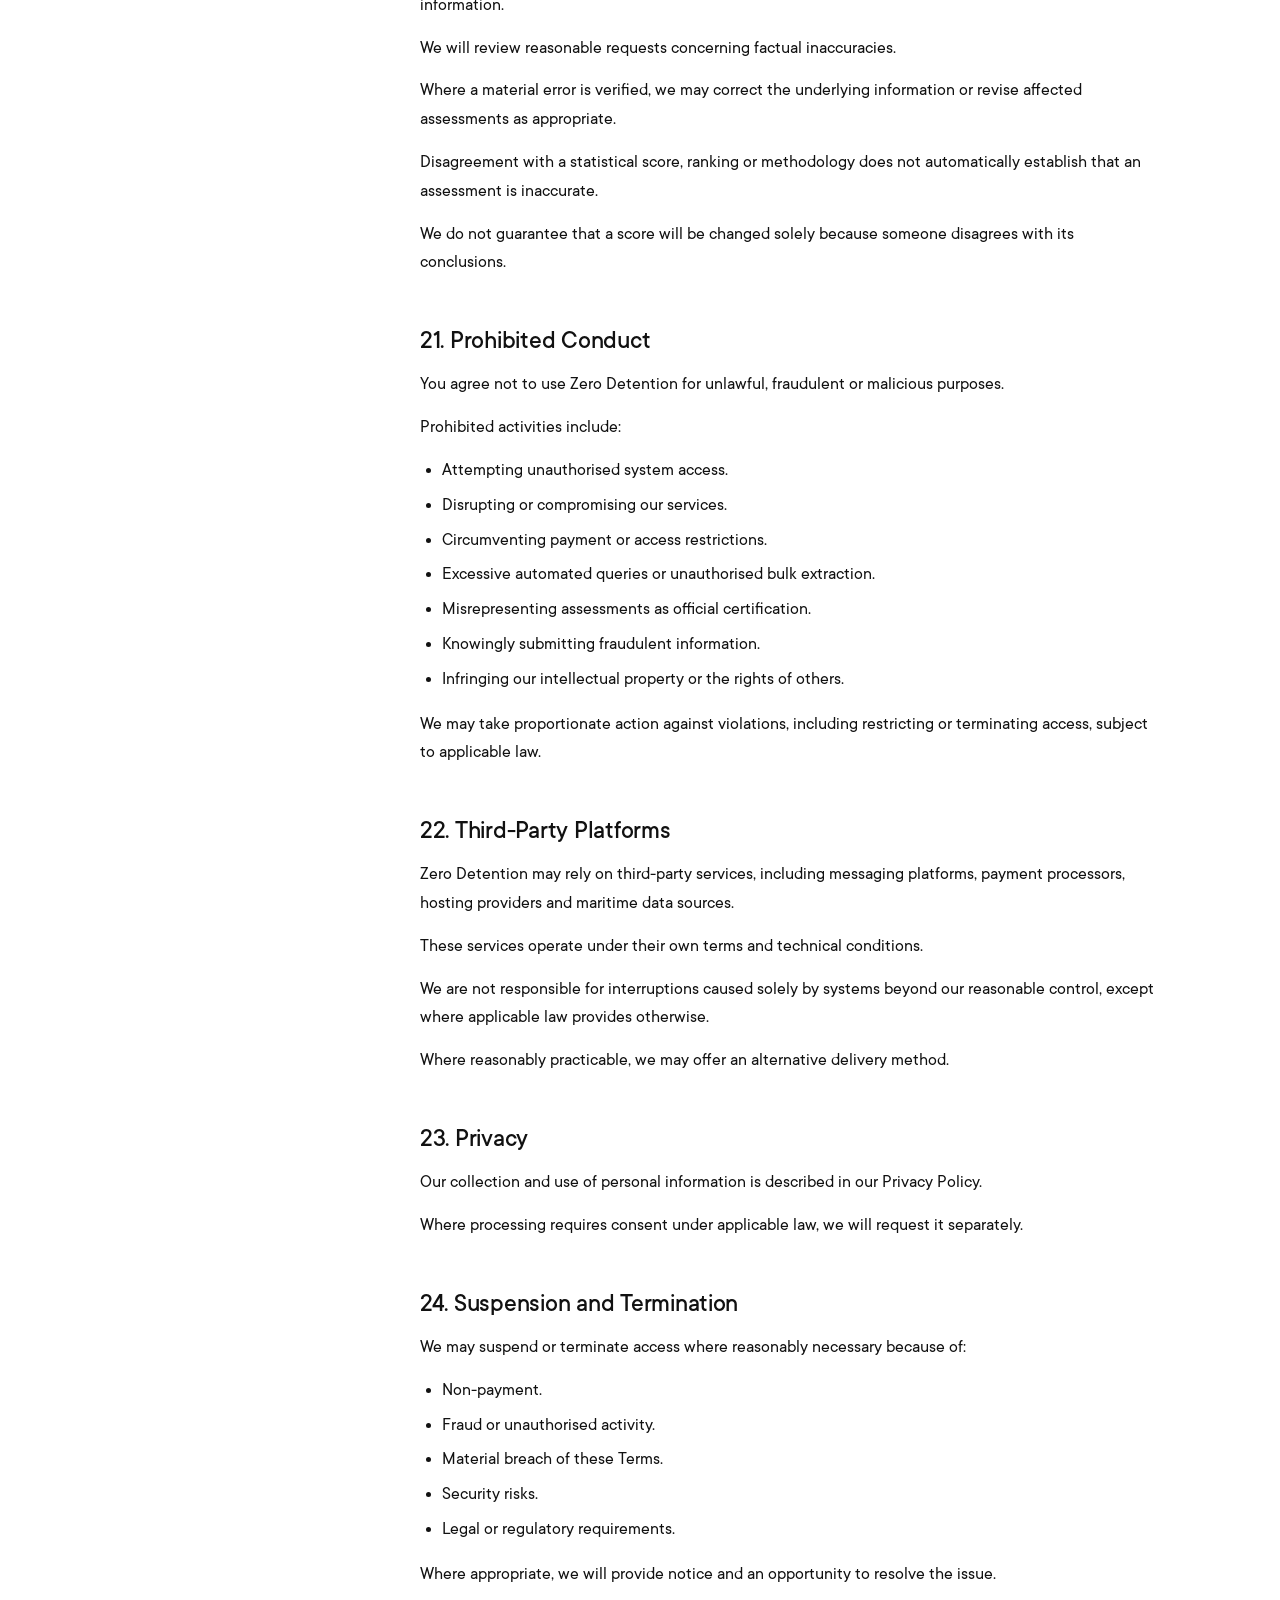
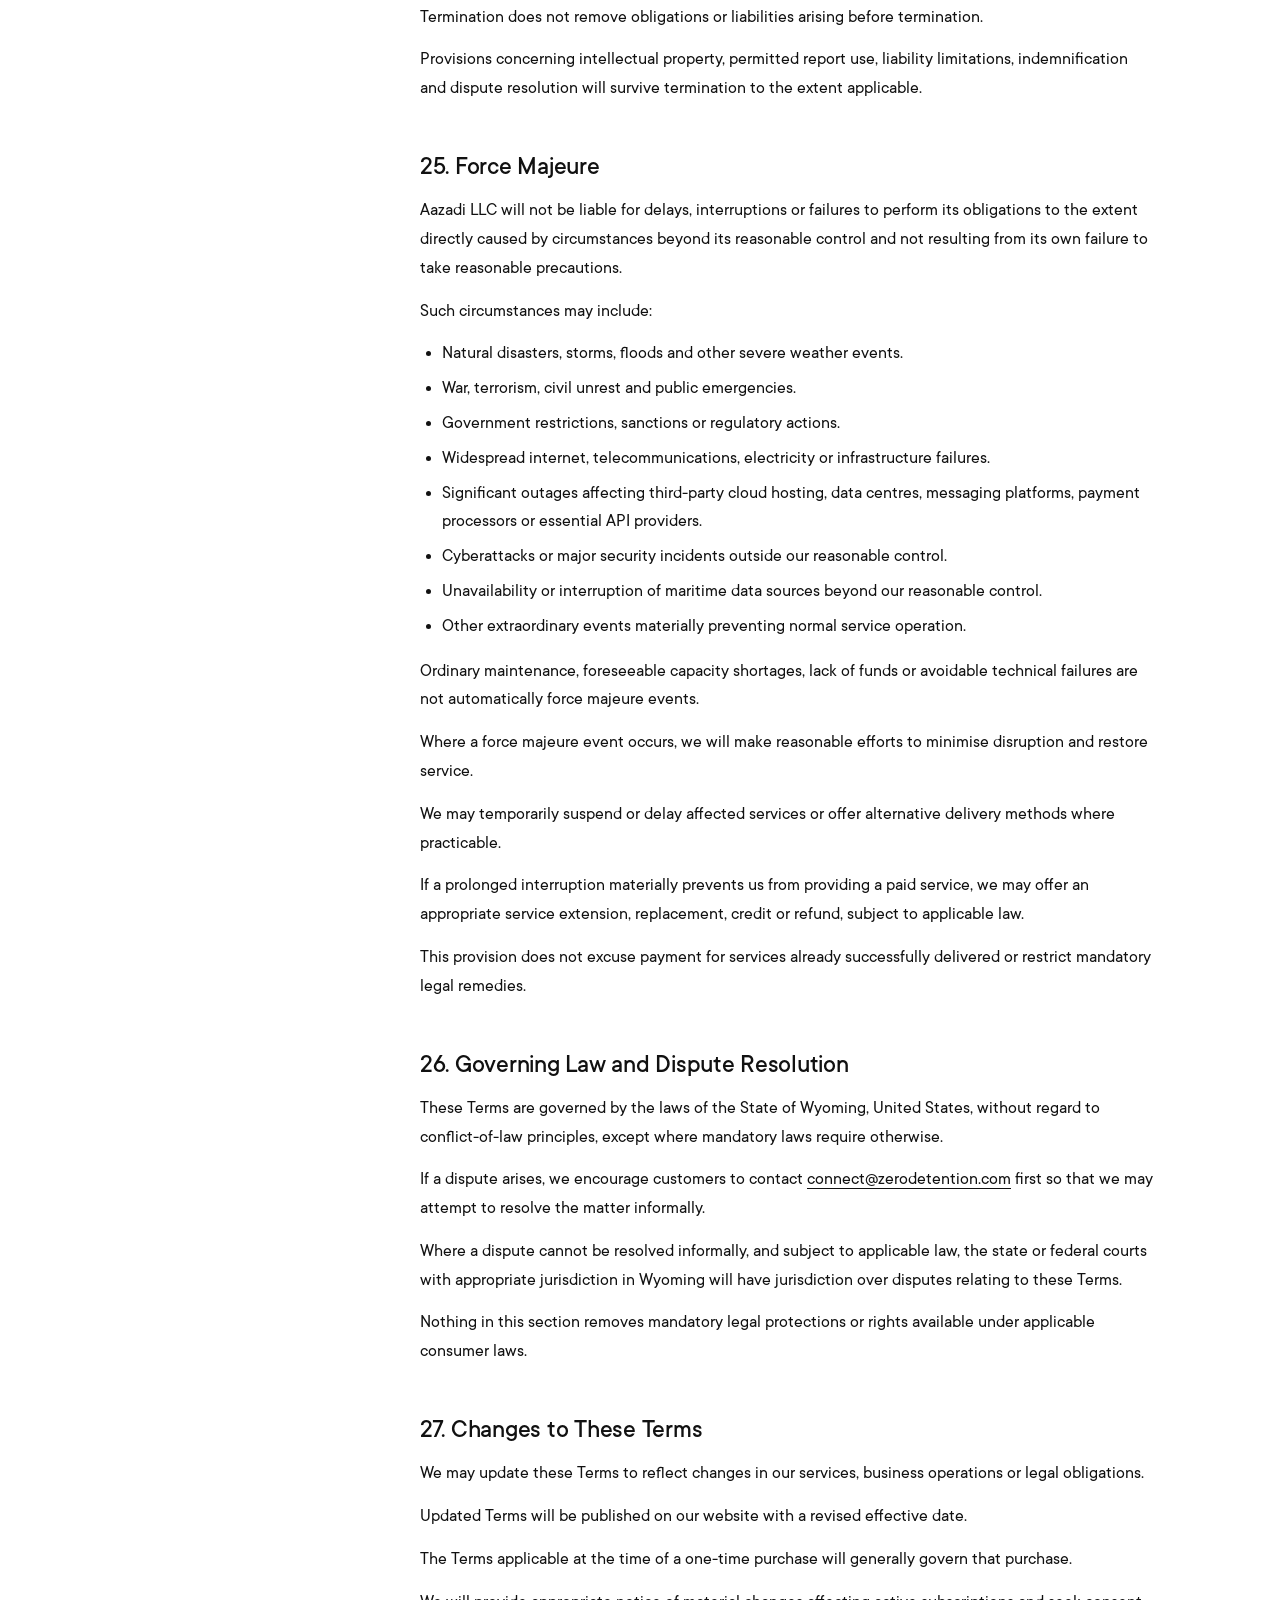
<file: terms.html>
<!DOCTYPE html>
<html lang="en">
<head>
  <meta charset="utf-8">
  <meta name="viewport" content="width=device-width, initial-scale=1, viewport-fit=cover">
  <meta name="theme-color" content="#ffffff">
  <meta name="description" content="The terms that govern your use of Zero Detention services, reports, subscriptions and APIs.">
  <title>Terms & Conditions · Zero Detention</title>
  <link rel="icon" href="favicon.ico" sizes="any">
  <link rel="icon" href="assets/favicon/favicon.svg" type="image/svg+xml">
  <link rel="apple-touch-icon" href="assets/favicon/apple-touch-icon.png">
  <link rel="preload" href="assets/fonts/TTCommons-Regular.woff2" as="font" type="font/woff2" crossorigin>
  <link rel="stylesheet" href="styles/fonts.css">
  <link rel="stylesheet" href="styles/loader.css">
  <script src="scripts/loader.js"></script>
  <link rel="stylesheet" href="styles/layout.css">
  <link rel="stylesheet" href="styles/content.css">
</head>
<body id="top">
  <a class="skip" href="#main">Skip to content</a>
  <header class="site-header">
    <nav class="nav-shell" aria-label="Main navigation">
      <button class="menu-toggle" aria-label="Open menu" aria-expanded="false"><span></span><span></span></button>
      <div class="nav-links nav-left">
        <a href="features.html">Features</a>
        <a href="pricing.html">Pricing</a>
      </div>
      <a class="brand" href="index.html" aria-label="Zero Detention home"><img src="assets/logo/zero-detention-on-light.svg" width="2789" height="431" alt="Zero Detention — PSC Intelligence"></a>
      <div class="nav-links nav-right">
        <a href="blog.html">Blog</a>
        <a href="contact.html">Contact</a>
        <a class="nav-login" href="#login">Login</a>
      </div>
    </nav>
    <div class="mobile-menu">
      <a href="features.html">Features</a>
      <a href="pricing.html">Pricing</a>
      <a href="blog.html">Blog</a>
      <a href="contact.html">Contact</a>
      <a href="#login">Login</a>
    </div>
  </header>

  <main id="main">
    <section class="hero"><div class="container">
      <span class="tag">Legal</span>
      <h1>Terms & Conditions</h1>
      <p class="lede">Zero Detention · Operated by Aazadi LLC<br>Effective date: 10 January 2027</p>
    </div></section>
    <section class="legal container">
      <nav class="toc" aria-label="On this page"><h2>On this page</h2><a href="#1-introduction">1. Introduction</a><a href="#2-our-services">2. Our Services</a><a href="#3-eligibility">3. Eligibility</a><a href="#4-nature-and-limitations-of-psc-intelligence">4. Nature and Limitations of PSC Intelligence</a><a href="#5-information-sources-and-accuracy">5. Information Sources and Accuracy</a><a href="#6-products-and-pricing">6. Products and Pricing</a><a href="#7-payments">7. Payments</a><a href="#8-automatic-renewal-and-cancellation">8. Automatic Renewal and Cancellation</a><a href="#9-refunds">9. Refunds</a><a href="#10-access-and-authorised-users">10. Access and Authorised Users</a><a href="#11-customer-data-and-responsibilities">11. Customer Data and Responsibilities</a><a href="#12-intellectual-property">12. Intellectual Property</a><a href="#13-sharing-and-use-of-reports">13. Sharing and Use of Reports</a><a href="#14-api-access-and-technical-restrictions">14. API Access and Technical Restrictions</a><a href="#15-customer-suggestions-and-feedback">15. Customer Suggestions and Feedback</a><a href="#16-support-maintenance-and-availability">16. Support, Maintenance and Availability</a><a href="#17-disclaimers-and-warranties">17. Disclaimers and Warranties</a><a href="#18-limitation-of-liability">18. Limitation of Liability</a><a href="#19-indemnification">19. Indemnification</a><a href="#20-disputes-concerning-psc-scores">20. Disputes Concerning PSC Scores</a><a href="#21-prohibited-conduct">21. Prohibited Conduct</a><a href="#22-third-party-platforms">22. Third-Party Platforms</a><a href="#23-privacy">23. Privacy</a><a href="#24-suspension-and-termination">24. Suspension and Termination</a><a href="#25-force-majeure">25. Force Majeure</a><a href="#26-governing-law-and-dispute-resolution">26. Governing Law and Dispute Resolution</a><a href="#27-changes-to-these-terms">27. Changes to These Terms</a><a href="#28-general-provisions">28. General Provisions</a><a href="#29-contact-us">29. Contact Us</a></nav>
      <article class="prose">
        <h2 id="1-introduction">1. Introduction</h2>
        <p>Welcome to Zero Detention.</p>
        <p>Zero Detention is operated by <strong>Aazadi LLC</strong>, a company registered in Wyoming, United States.</p>
        <p>These Terms &amp; Conditions ("Terms") govern your access to and use of the Zero Detention website, Port State Control intelligence services, reports, dashboards, messaging services, subscriptions, APIs and related products.</p>
        <p>By accessing or using our services, or completing a purchase after being presented with these Terms, you agree to be bound by them.</p>
        <p><strong>Company Details</strong></p>
        <p>Aazadi LLC<br>30 N Gould St, STE R<br>Sheridan, WY 82801<br>United States</p>
        <p>Email: <a href="mailto:connect@zerodetention.com">connect@zerodetention.com</a><br>Website: zerodetention.com</p>
        <h2 id="2-our-services">2. Our Services</h2>
        <p>Zero Detention provides data-driven Port State Control (PSC) intelligence using historical inspection records, statistical methods and machine learning.</p>
        <p>Our services include but not limited to :</p>
        <ul><li><strong>Port Stringency Index:</strong> An assessment of how strict PSC inspections tend to be at a particular port.</li><li><strong>Most Likely Findings:</strong> An estimate of the deficiencies most likely to be recorded for a particular vessel at a destination port.</li><li><strong>Ship PSC Scorecard:</strong> An assessment of a vessel's PSC performance compared with vessels of similar characteristics.</li><li><strong>Operator PSC Scorecard:</strong> An assessment of an operator's fleet PSC performance relative to comparable vessels.</li><li>Related reports, dashboards, messaging services, subscriptions and API integrations.</li></ul>
        <p>Services may be delivered through our website, WhatsApp, Telegram, email, dashboards or other supported channels.</p>
        <p>The features and access included in each purchase are described on the relevant product page or at checkout.</p>
        <h2 id="3-eligibility">3. Eligibility</h2>
        <p>Our services are available to individuals and organisations, including shipmasters, technical superintendents, shipowners, operators, charterers, insurers and other interested users.</p>
        <p>You must be at least 18 years old and legally capable of entering into a binding agreement.</p>
        <p>If you use our services on behalf of a company or organisation, you confirm that you have authority to act on its behalf.</p>
        <p>You agree to provide accurate information when making purchases or requesting reports.</p>
        <h2 id="4-nature-and-limitations-of-psc-intelligence">4. Nature and Limitations of PSC Intelligence</h2>
        <p><strong>Zero Detention provides statistical assessments, not guarantees of inspection outcomes.</strong></p>
        <p>Our analyses are based on available historical inspection records, vessel characteristics, statistical methods and machine-learning models.</p>
        <p>Although we make reasonable efforts to maintain reliable analytical methods, PSC inspections are influenced by factors that cannot always be predicted.</p>
        <p>Accordingly:</p>
        <ul><li>A favourable PSC score does not guarantee that a vessel will pass an inspection.</li><li>A low predicted risk does not guarantee that a vessel will avoid deficiencies or detention.</li><li>A high-risk score does not establish that a vessel is unsafe or non-compliant.</li><li>Predicted deficiencies are statistical estimates, not confirmed defects onboard.</li><li>Past inspection performance does not guarantee future performance.</li><li>Scores and rankings may change as additional information becomes available or analytical methods are updated.</li></ul>
        <p><strong>Zero Detention does not guarantee the prevention of deficiencies, detentions or any particular regulatory or commercial outcome.</strong></p>
        <p>Our assessments are not official findings of regulatory non-compliance, seaworthiness, professional competence or management quality.</p>
        <p>Zero Detention is not a Port State Control authority, flag administration, classification society or certification body. Our reports are not regulatory approvals, statutory certificates or substitutes for official inspections.</p>
        <p>Customers remain responsible for their own operational, regulatory, technical and commercial decisions.</p>
        <h2 id="5-information-sources-and-accuracy">5. Information Sources and Accuracy</h2>
        <p>We take reasonable steps to process the input information accurately. However, underlying records may contain inaccuracies, omissions, inconsistencies or reporting delays.</p>
        <p>We do not guarantee that all source information is complete, current or error-free.</p>
        <p>We may correct errors, update our analytical methods or revise previously generated assessments when appropriate.</p>
        <p>Unless expressly included in the purchased service, buying a report does not entitle the customer to continuous updates.</p>
        <h2 id="6-products-and-pricing">6. Products and Pricing</h2>
        <p>Our available products and prices are displayed on our website or at checkout.</p>
        <p>Reasonable safeguards may be applied against abusive automated usage, unauthorised sharing, bulk extraction or other misuse. Material usage restrictions will be disclosed before purchase.</p>
        <h3>Annual and Custom Services</h3>
        <p>Annual access, larger fleet arrangements, bulk assessments and API integrations may be offered under additional commercial arrangements.</p>
        <p>Unless separate written terms are agreed, these Terms govern those services.</p>
        <p>Any separate written agreement will take precedence only for matters it specifically addresses.</p>
        <p>All prices are in US dollars unless otherwise stated. Applicable taxes and additional charges will be disclosed before purchase.</p>
        <h2 id="7-payments">7. Payments</h2>
        <p>Payments are processed through authorised third-party payment providers.</p>
        <p>We receive payment confirmations and relevant transaction details but do not store complete payment card numbers on our own servers.</p>
        <p>A purchase is considered paid once the payment processor confirms successful payment.</p>
        <p>We may delay or withhold service where payment is declined, incomplete, reversed or reasonably suspected to be fraudulent.</p>
        <p>The payment processor's terms govern payment processing. These Terms govern the purchased Zero Detention service.</p>
        <h2 id="8-automatic-renewal-and-cancellation">8. Automatic Renewal and Cancellation</h2>
        <p>The Three-Month Fleet Pass automatically renews every three months unless cancelled before the next renewal.</p>
        <p>The automatic renewal arrangement, recurring charges and cancellation terms will be clearly disclosed during purchase, in accordance with applicable laws.</p>
        <p>Customers may cancel future automatic renewals through the available payment-management facility or another accessible cancellation method. Assistance is also available at <a href="mailto:connect@zerodetention.com">connect@zerodetention.com</a>.</p>
        <p>Cancellation stops future renewal charges but does not normally end access before the current paid period expires.</p>
        <p>Unless required by law or expressly agreed otherwise, cancellation does not create an entitlement to a refund for unused time in a paid subscription period.</p>
        <p>If a renewal payment fails, we may notify the customer, request updated payment information or suspend access.</p>
        <h2 id="9-refunds">9. Refunds</h2>
        <p>We aim to provide customers with the services they purchase.</p>
        <h3>One-Time Reports</h3>
        <p>Customers may request cancellation and a refund before report generation has begun.</p>
        <p>Once a report has been generated or delivered, the purchase is normally non-refundable.</p>
        <p>However, refunds, corrections or replacement reports may be provided where:</p>
        <ul><li>A significant technical failure prevents delivery.</li><li>A material error makes the report unsuitable for its stated purpose and cannot reasonably be corrected.</li><li>We fail to provide the purchased service.</li><li>Applicable law requires a refund or another remedy.</li></ul>
        <h3>Subscriptions</h3>
        <p>Subscriptions may be cancelled to prevent future renewals.</p>
        <p>Payments for the current subscription period are normally non-refundable once access has been activated, subject to applicable law and remedies for a material service failure.</p>
        <p>Nothing in this section restricts mandatory consumer rights.</p>
        <p>Refund requests should be sent to <a href="mailto:connect@zerodetention.com">connect@zerodetention.com</a>.</p>
        <p>Approved refunds will normally be returned through the original payment method.</p>
        <h2 id="10-access-and-authorised-users">10. Access and Authorised Users</h2>
        <p>Customers may access Zero Detention through supported communication channels, dashboards or authorised integrations.</p>
        <p>Service access may be associated with a WhatsApp number, Telegram account, email address, API key or other customer identifier.</p>
        <p>Customers are responsible for protecting their access credentials and ensuring that only authorised persons use the service.</p>
        <p>Fleet customers may authorise additional users in accordance with their purchased plan.</p>
        <p>Access must not be sold, transferred or shared with unauthorised third parties.</p>
        <p>Where a customer loses access to a registered communication account, we may request reasonable verification before restoring or transferring access.</p>
        <p>We reserve the right to suspend access where necessary to address security risks, fraud or material misuse.</p>
        <h2 id="11-customer-data-and-responsibilities">11. Customer Data and Responsibilities</h2>
        <p>You are responsible for information you submit to Zero Detention.</p>
        <p>You confirm that you have the necessary rights or authority to submit that information and permit its processing for the requested service.</p>
        <p>You must not knowingly submit unlawful, fraudulent, malicious or misleading material.</p>
        <p>You remain responsible for maintaining appropriate copies of information or documents that you provide.</p>
        <p>These responsibilities do not make you liable for inaccuracies in public maritime data that Zero Detention independently obtains from external sources.</p>
        <p>We handle personal information according to our Privacy Policy.</p>
        <h2 id="12-intellectual-property">12. Intellectual Property</h2>
        <p>The Zero Detention name, website, software, analytical methods, machine-learning models, scoring systems, interfaces, report layouts and other original materials are owned by or licensed to Aazadi LLC.</p>
        <p>Third-party data remains subject to the rights and licensing conditions of its respective owners.</p>
        <p>Purchasing a report or subscription gives the customer a limited, non-exclusive, non-transferable licence to access and use the purchased service and its outputs according to these Terms.</p>
        <p>No ownership rights in our software, models, methods, databases or other proprietary technology are transferred to customers.</p>
        <h2 id="13-sharing-and-use-of-reports">13. Sharing and Use of Reports</h2>
        <p>Customers may use Zero Detention reports for lawful personal, professional and internal business purposes.</p>
        <p>Normal professional sharing is permitted.</p>
        <p>For example, a shipmaster may share a report with a superintendent, a ship manager may share it with an owner, and a charterer may share a purchased assessment with a client in connection with a legitimate commercial decision.</p>
        <p>However, without our prior written permission, customers may not:</p>
        <ul><li>Resell Zero Detention reports or scores as standalone products.</li><li>Commercially redistribute reports on a large scale.</li><li>Repackage our reports or analytical outputs as another commercial intelligence service.</li><li>Systematically extract or reproduce substantial parts of our data or scoring systems.</li><li>Use our outputs to build or train a competing commercial scoring service.</li><li>Misrepresent or materially alter our findings.</li><li>Remove material methodology, limitation or ownership notices.</li><li>Present statistical assessments as official regulatory certifications.</li></ul>
        <p>These restrictions apply to the extent permitted by applicable law.</p>
        <h2 id="14-api-access-and-technical-restrictions">14. API Access and Technical Restrictions</h2>
        <p>Where API access is made available, customers must use it in accordance with our documentation, applicable access permissions and agreed commercial terms.</p>
        <p>API credentials must be kept secure and must not be disclosed to unauthorised parties.</p>
        <p>We may establish reasonable rate limits, usage limits and security restrictions.</p>
        <p>Unless expressly authorised, customers must not:</p>
        <ul><li>Reverse engineer, decompile or attempt to reconstruct our proprietary software or models, except where applicable law permits.</li><li>Attempt to derive or reproduce our proprietary scoring algorithms through systematic querying.</li><li>Scrape, mirror or bulk-extract our services or data.</li><li>Circumvent technical controls, payment restrictions or API rate limits.</li><li>Resell or sublicense API access.</li></ul>
        <p>We may modify APIs or technical interfaces when reasonably necessary for security, maintenance or service improvement.</p>
        <p>Material changes affecting paid access will be handled in accordance with applicable law and contractual commitments.</p>
        <h2 id="15-customer-suggestions-and-feedback">15. Customer Suggestions and Feedback</h2>
        <p>We welcome suggestions, comments and ideas that may help improve Zero Detention.</p>
        <p>By voluntarily providing feedback, you grant Aazadi LLC a non-exclusive, worldwide, royalty-free right to use, evaluate and incorporate those suggestions into our products, services and business operations without requiring further permission or compensation.</p>
        <p><strong>Providing feedback does not transfer ownership of your underlying data, documents, confidential business information or other proprietary materials.</strong></p>
        <p>Personal information included in feedback will continue to be handled according to our Privacy Policy.</p>
        <p>We will respect applicable confidentiality and intellectual property obligations.</p>
        <h2 id="16-support-maintenance-and-availability">16. Support, Maintenance and Availability</h2>
        <p>We aim to provide reliable access to our services and reasonable customer support.</p>
        <p>However, service availability and delivery times may be affected by internet connectivity, third-party platforms, data processing, maintenance or other technical conditions.</p>
        <p>Any delivery time stated on our website is an operational target unless expressly identified as a contractual guarantee.</p>
        <p>We do not guarantee uninterrupted or error-free service.</p>
        <p>Support is generally provided on a reasonable-efforts basis unless separate support commitments have been agreed.</p>
        <p>We may carry out maintenance, update analytical methods or improve functionality.</p>
        <p>Where changes materially affect a paid service, we will provide appropriate notice and remedies required by applicable law.</p>
        <h2 id="17-disclaimers-and-warranties">17. Disclaimers and Warranties</h2>
        <p>We make reasonable efforts to provide our services with appropriate care and diligence.</p>
        <p>However, statistical analysis, historical data and machine-learning predictions involve inherent uncertainty.</p>
        <p>Except for express commitments and rights that cannot legally be excluded, our services are provided on an "as available" basis.</p>
        <p>To the fullest extent permitted by law, we do not warrant that services will be uninterrupted, entirely accurate, error-free or suitable for every particular commercial or operational purpose.</p>
        <p>We do not warrant that using Zero Detention will prevent detention, eliminate deficiencies, establish regulatory compliance or produce a particular commercial outcome.</p>
        <p>Nothing in these Terms excludes warranties or consumer protections that cannot lawfully be excluded.</p>
        <h2 id="18-limitation-of-liability">18. Limitation of Liability</h2>
        <p><strong>18.1 Exclusion of Certain Losses</strong></p>
        <p>To the fullest extent permitted by applicable law, Aazadi LLC, its owners, directors, officers, employees and agents shall not be liable for indirect, incidental, special or consequential losses arising from the use of or inability to use Zero Detention.</p>
        <p>These may include:</p>
        <ul><li>Vessel detention costs.</li><li>Port delays and associated expenses.</li><li>Loss of hire or charterparty losses.</li><li>Lost profits, revenue or business opportunities.</li><li>Commercial losses resulting from decisions based on statistical assessments.</li><li>Losses arising from inaccurate, incomplete or delayed third-party maritime data.</li><li>Other indirect operational or financial losses.</li></ul>
        <p>These exclusions apply only to the extent permitted by applicable law.</p>
        <p><strong>18.2 Maximum Liability — Purchase Price Cap</strong></p>
        <p>To the fullest extent permitted by applicable law, the total aggregate liability of Aazadi LLC arising out of or relating to a particular purchased report or subscription period, whether based on contract, negligence or any other legal theory, shall not exceed <strong>the amount actually paid by the customer for that specific report or subscription period</strong>.</p>
        <p>This is a cumulative limit for all claims relating to that affected purchase, regardless of the number of claims or proceedings brought.</p>
        <p>Where a claim relates to more than one separately purchased service, the applicable limit shall not exceed the combined amounts actually paid for the specific services directly giving rise to that claim.</p>
        <p>Amounts paid for unrelated purchases or previous subscription periods are not included merely because they were purchased by the same customer.</p>
        <p><strong>18.3 Exceptions Required by Law</strong></p>
        <p>Nothing in these Terms excludes or restricts liability for fraud, wilful misconduct, or other conduct or liabilities that cannot lawfully be excluded or limited.</p>
        <p>Mandatory consumer rights and statutory remedies remain unaffected.</p>
        <h2 id="19-indemnification">19. Indemnification</h2>
        <h3>19.1 Customer Indemnity</h3>
        <p>To the fullest extent permitted by applicable law, you agree to indemnify, defend and hold harmless Aazadi LLC and its affiliates, owners, directors, officers, employees, agents, contractors, successors and permitted assigns (the "Protected Parties") against third-party claims, demands, proceedings, liabilities, judgments, settlements and reasonable costs arising to the extent caused by:</p>
        <ul><li>Your material breach of these Terms.</li><li>Fraudulent, unlawful or unauthorised use of the service.</li><li>Unauthorised access, interference with systems or circumvention of security controls.</li><li>Alteration, falsification or misleading representation of Zero Detention reports or scores.</li><li>Unauthorised resale, redistribution or commercial exploitation of our reports, data or technology.</li><li>Submission of information that infringes another person's intellectual property, privacy, confidentiality or other legal rights.</li><li>Acts or omissions of your authorised users for which you are legally responsible.</li><li>Other unlawful or prohibited conduct directly connected with your use of the service.</li></ul>
        <h3>19.2 Claims Relating to Reports</h3>
        <p>Where you share a Zero Detention report with a third party, you must not materially misrepresent its findings, limitations or methodology.</p>
        <p>You must not present statistical scores as established findings of regulatory non-compliance, unseaworthiness or professional misconduct.</p>
        <p>You agree to indemnify the Protected Parties against third-party claims to the extent resulting from your unauthorised modification, misleading representation or prohibited redistribution of the report.</p>
        <p>Ordinary professional sharing expressly permitted under these Terms does not, by itself, create an indemnification obligation.</p>
        <h3>19.3 Duty to Defend</h3>
        <p>For claims covered by this indemnification section, you agree, to the extent permitted by law, to provide or fund a reasonable legal defence of the Protected Parties.</p>
        <p>We will provide notice of a claim within a reasonable time after becoming aware of it.</p>
        <p>You may assume the defence using appropriately qualified legal counsel reasonably acceptable to us, provided there is no material conflict of interest.</p>
        <p>We may participate through our own legal counsel.</p>
        <p>Where you fail to provide an adequate defence or a material conflict of interest exists, we may take reasonable steps to protect our interests and seek reimbursement of recoverable costs.</p>
        <p>You may not enter into a settlement that imposes liability, admissions, restrictions or obligations on a Protected Party without that party's prior written consent.</p>
        <h3>19.4 Recoverable Costs</h3>
        <p>Subject to applicable law, indemnification may include:</p>
        <ul><li>Reasonable lawyers' fees.</li><li>Court and arbitration costs.</li><li>Expert and professional witness fees.</li><li>Reasonable investigation expenses.</li><li>Covered settlements and judgments.</li><li>Reasonable expenses incurred in enforcing an indemnification obligation where recoverable by law or contract.</li></ul>
        <p>We will not seek duplicate recovery for the same loss.</p>
        <h3>19.5 Allocation of Responsibility</h3>
        <p>Indemnification applies only to the extent a claim or loss results from conduct or circumstances covered by this section.</p>
        <p>You are not required to indemnify a Protected Party for losses attributable solely to that party's own negligence, fraud, wilful misconduct or unlawful conduct.</p>
        <p>Where both parties contributed to a loss, responsibility will be allocated according to the applicable law and enforceable contractual obligations.</p>
        <h3>19.6 Relationship to the Liability Cap</h3>
        <p>The liability cap in Section 18 limits Aazadi LLC's liability to customers.</p>
        <p>Customer indemnification obligations under this section are separate from that cap, to the extent enforceable under applicable law.</p>
        <p>Nothing in this section removes consumer rights or other protections that cannot legally be excluded.</p>
        <h3>19.7 Survival</h3>
        <p>These indemnification obligations continue after termination or expiry of service access in respect of covered events occurring before or during the customer's use of Zero Detention.</p>
        <h2 id="20-disputes-concerning-psc-scores">20. Disputes Concerning PSC Scores</h2>
        <p>We recognise that PSC performance assessments may be relevant to commercial decisions.</p>
        <p>A vessel owner, operator or other affected party who believes an assessment contains a factual error may contact us at <a href="mailto:connect@zerodetention.com">connect@zerodetention.com</a>.</p>
        <p>Requests should identify the vessel or operator and explain the alleged error, preferably with supporting information.</p>
        <p>We will review reasonable requests concerning factual inaccuracies.</p>
        <p>Where a material error is verified, we may correct the underlying information or revise affected assessments as appropriate.</p>
        <p>Disagreement with a statistical score, ranking or methodology does not automatically establish that an assessment is inaccurate.</p>
        <p>We do not guarantee that a score will be changed solely because someone disagrees with its conclusions.</p>
        <h2 id="21-prohibited-conduct">21. Prohibited Conduct</h2>
        <p>You agree not to use Zero Detention for unlawful, fraudulent or malicious purposes.</p>
        <p>Prohibited activities include:</p>
        <ul><li>Attempting unauthorised system access.</li><li>Disrupting or compromising our services.</li><li>Circumventing payment or access restrictions.</li><li>Excessive automated queries or unauthorised bulk extraction.</li><li>Misrepresenting assessments as official certification.</li><li>Knowingly submitting fraudulent information.</li><li>Infringing our intellectual property or the rights of others.</li></ul>
        <p>We may take proportionate action against violations, including restricting or terminating access, subject to applicable law.</p>
        <h2 id="22-third-party-platforms">22. Third-Party Platforms</h2>
        <p>Zero Detention may rely on third-party services, including messaging platforms, payment processors, hosting providers and maritime data sources.</p>
        <p>These services operate under their own terms and technical conditions.</p>
        <p>We are not responsible for interruptions caused solely by systems beyond our reasonable control, except where applicable law provides otherwise.</p>
        <p>Where reasonably practicable, we may offer an alternative delivery method.</p>
        <h2 id="23-privacy">23. Privacy</h2>
        <p>Our collection and use of personal information is described in our Privacy Policy.</p>
        <p>Where processing requires consent under applicable law, we will request it separately.</p>
        <h2 id="24-suspension-and-termination">24. Suspension and Termination</h2>
        <p>We may suspend or terminate access where reasonably necessary because of:</p>
        <ul><li>Non-payment.</li><li>Fraud or unauthorised activity.</li><li>Material breach of these Terms.</li><li>Security risks.</li><li>Legal or regulatory requirements.</li></ul>
        <p>Where appropriate, we will provide notice and an opportunity to resolve the issue.</p>
        <p>Termination does not remove obligations or liabilities arising before termination.</p>
        <p>Provisions concerning intellectual property, permitted report use, liability limitations, indemnification and dispute resolution will survive termination to the extent applicable.</p>
        <h2 id="25-force-majeure">25. Force Majeure</h2>
        <p>Aazadi LLC will not be liable for delays, interruptions or failures to perform its obligations to the extent directly caused by circumstances beyond its reasonable control and not resulting from its own failure to take reasonable precautions.</p>
        <p>Such circumstances may include:</p>
        <ul><li>Natural disasters, storms, floods and other severe weather events.</li><li>War, terrorism, civil unrest and public emergencies.</li><li>Government restrictions, sanctions or regulatory actions.</li><li>Widespread internet, telecommunications, electricity or infrastructure failures.</li><li>Significant outages affecting third-party cloud hosting, data centres, messaging platforms, payment processors or essential API providers.</li><li>Cyberattacks or major security incidents outside our reasonable control.</li><li>Unavailability or interruption of maritime data sources beyond our reasonable control.</li><li>Other extraordinary events materially preventing normal service operation.</li></ul>
        <p>Ordinary maintenance, foreseeable capacity shortages, lack of funds or avoidable technical failures are not automatically force majeure events.</p>
        <p>Where a force majeure event occurs, we will make reasonable efforts to minimise disruption and restore service.</p>
        <p>We may temporarily suspend or delay affected services or offer alternative delivery methods where practicable.</p>
        <p>If a prolonged interruption materially prevents us from providing a paid service, we may offer an appropriate service extension, replacement, credit or refund, subject to applicable law.</p>
        <p>This provision does not excuse payment for services already successfully delivered or restrict mandatory legal remedies.</p>
        <h2 id="26-governing-law-and-dispute-resolution">26. Governing Law and Dispute Resolution</h2>
        <p>These Terms are governed by the laws of the State of Wyoming, United States, without regard to conflict-of-law principles, except where mandatory laws require otherwise.</p>
        <p>If a dispute arises, we encourage customers to contact <a href="mailto:connect@zerodetention.com">connect@zerodetention.com</a> first so that we may attempt to resolve the matter informally.</p>
        <p>Where a dispute cannot be resolved informally, and subject to applicable law, the state or federal courts with appropriate jurisdiction in Wyoming will have jurisdiction over disputes relating to these Terms.</p>
        <p>Nothing in this section removes mandatory legal protections or rights available under applicable consumer laws.</p>
        <h2 id="27-changes-to-these-terms">27. Changes to These Terms</h2>
        <p>We may update these Terms to reflect changes in our services, business operations or legal obligations.</p>
        <p>Updated Terms will be published on our website with a revised effective date.</p>
        <p>The Terms applicable at the time of a one-time purchase will generally govern that purchase.</p>
        <p>We will provide appropriate notice of material changes affecting active subscriptions and seek consent where required by law.</p>
        <h2 id="28-general-provisions">28. General Provisions</h2>
        <p>If any provision is found unenforceable, the remaining provisions will continue to apply to the extent permitted by law.</p>
        <p>Failure to enforce a provision does not waive our right to enforce it later.</p>
        <p>These Terms, together with the applicable purchase details and any separately agreed written terms, constitute the agreement governing the purchased services.</p>
        <p>No provision creates an employment, agency, partnership or joint-venture relationship between the customer and Aazadi LLC.</p>
        <h2 id="29-contact-us">29. Contact Us</h2>
        <p>For questions about these Terms, purchases, subscriptions, refunds or access, contact:</p>
        <p><strong>Aazadi LLC</strong>**<br>**30 N Gould St, STE R<br>Sheridan, WY 82801<br>United States</p>
        <p><strong>Email:</strong> <a href="mailto:connect@zerodetention.com">connect@zerodetention.com</a><br><strong>Website:</strong> zerodetention.com</p>
      </article>
    </section>
  </main>
    <footer class="zg" id="site-footer">
      <div class="zg-in">
        <div class="zg-grid">
          <div class="zg-left">
            <a class="zg-logo" href="index.html" aria-label="Zero Detention home"><img src="assets/logo/zero-detention-on-dark.svg" width="2789" height="431" alt="Zero Detention — PSC Intelligence" loading="lazy"></a>
            <p class="zg-tag"><span>Prepare better.</span></p>
            <a class="zg-mail" href="mailto:connect@zerodetention.com">connect@zerodetention.com <i aria-hidden="true"><svg class="ic" viewBox="0 0 24 24" aria-hidden="true" focusable="false"><path d="M5 12h14M13 6l6 6-6 6"/></svg></i></a>
            <a class="zg-wa" href="contact.html#community"><b>Join our WhatsApp community</b><span>Free weekly PSC intelligence reports, trends and findings.</span><i aria-hidden="true"><svg class="ic" viewBox="0 0 24 24" aria-hidden="true" focusable="false"><path d="M5 12h14M13 6l6 6-6 6"/></svg></i></a>
            <div class="zg-social" aria-label="Follow Zero Detention">
              <a href="https://www.instagram.com/zerodetention/" target="_blank" rel="noopener noreferrer" aria-label="Zero Detention on Instagram"><svg class="ic" viewBox="0 0 24 24" aria-hidden="true" focusable="false"><rect x="3" y="3" width="18" height="18" rx="5"/><circle cx="12" cy="12" r="4"/><path d="M17.5 6.5h.01"/></svg></a>
              <a href="https://www.linkedin.com/company/zero-detention/" target="_blank" rel="noopener noreferrer" aria-label="Zero Detention on LinkedIn"><svg class="ic" viewBox="0 0 24 24" aria-hidden="true" focusable="false"><rect x="3" y="3" width="18" height="18" rx="3"/><path d="M8 10.5V17M8 7.5v.01M12 17v-6.5M12 13.5a2.5 2.5 0 0 1 5 0V17"/></svg></a>
            </div>
          </div>
          <nav class="zg-list" aria-label="Footer">
            <div class="zg-item">
              <a class="zg-row" href="features.html"><span class="zg-n">01</span><span class="zg-t">Features</span><i aria-hidden="true"><svg class="ic" viewBox="0 0 24 24" aria-hidden="true" focusable="false"><path d="M7 17 17 7M8 7h9v9"/></svg></i></a>
              <div class="zg-sub"><a href="feature-port-stringency-index.html">Port Stringency Index</a><a href="feature-most-likely-findings.html">Most Likely Findings</a></div>
            </div>
            <a class="zg-row" href="pricing.html"><span class="zg-n">02</span><span class="zg-t">Pricing</span><i aria-hidden="true"><svg class="ic" viewBox="0 0 24 24" aria-hidden="true" focusable="false"><path d="M7 17 17 7M8 7h9v9"/></svg></i></a>
            <a class="zg-row" href="blog.html"><span class="zg-n">03</span><span class="zg-t">Blog</span><i aria-hidden="true"><svg class="ic" viewBox="0 0 24 24" aria-hidden="true" focusable="false"><path d="M7 17 17 7M8 7h9v9"/></svg></i></a>
            <a class="zg-row" href="contact.html"><span class="zg-n">04</span><span class="zg-t">Contact</span><i aria-hidden="true"><svg class="ic" viewBox="0 0 24 24" aria-hidden="true" focusable="false"><path d="M7 17 17 7M8 7h9v9"/></svg></i></a>
          </nav>
        </div>
        <div class="zg-bar">
          <span>© 2026 Aazadi LLC</span>
          <span class="zg-legal"><a href="privacy.html">Privacy Policy</a><a href="terms.html">Terms &amp; Conditions</a><a class="zg-top" href="#top">Back to top <svg class="ic" viewBox="0 0 24 24" aria-hidden="true" focusable="false"><path d="M12 19V5M6 11l6-6 6 6"/></svg></a></span>
        </div>
      </div>
    </footer>
  <script src="scripts/nav.js"></script>
</body>
</html>
</file>
<file: styles/fonts.css>
/* TT Commons (licensed) — Latin subset, woff2 */
@font-face{font-family:'TT Commons';font-weight:400;font-style:normal;font-display:swap;src:url('../assets/fonts/TTCommons-Regular.woff2') format('woff2')}
@font-face{font-family:'TT Commons';font-weight:500;font-style:normal;font-display:swap;src:url('../assets/fonts/TTCommons-Medium.woff2') format('woff2')}
@font-face{font-family:'TT Commons';font-weight:600;font-style:normal;font-display:swap;src:url('../assets/fonts/TTCommons-DemiBold.woff2') format('woff2')}
@font-face{font-family:'TT Commons';font-weight:700;font-style:normal;font-display:swap;src:url('../assets/fonts/TTCommons-Bold.woff2') format('woff2')}
@font-face{font-family:'TT Commons';font-weight:800;font-style:normal;font-display:swap;src:url('../assets/fonts/TTCommons-ExtraBold.woff2') format('woff2')}
</file>
<file: styles/loader.css>
/* ==========================================
   PAGE LOADER — "Load line"
   A Plimsoll mark fills with water to the line while the
   deficiency count runs down to zero. Markup comes from scripts/loader.js.
========================================== */

.pp-loader{
  --pp-accent:#FF3C1E;
  --pp-ink:#111;
  --pp-muted:#5E6F77;
  --pp-paper:#fff;
  --pp-line:#e8e7e4;
  position:fixed;inset:0;z-index:9999;
  font-family:'TT Commons',system-ui,-apple-system,'Segoe UI',sans-serif;
  color:var(--pp-ink);
  pointer-events:all;
  transition:transform 1.05s cubic-bezier(.76,0,.24,1);
  will-change:transform;
}
.pp-loader__panel{
  position:absolute;inset:0;background:var(--pp-paper);
  display:grid;place-items:center;
}
/* faint chart grid, like a nautical plot sheet */
.pp-loader__panel::before{
  content:"";position:absolute;inset:0;pointer-events:none;
  background-image:
    linear-gradient(var(--pp-line) 1px,transparent 1px),
    linear-gradient(90deg,var(--pp-line) 1px,transparent 1px);
  background-size:56px 56px;background-position:center center;
  -webkit-mask-image:radial-gradient(circle at 50% 50%,#000 0,transparent 62%);
          mask-image:radial-gradient(circle at 50% 50%,#000 0,transparent 62%);
  opacity:.75;
}
/* red wave edge that trails the panel as it lifts away */
.pp-loader__edge{
  position:absolute;left:0;right:0;top:100%;
  width:100%;height:90px;display:block;margin-top:-1px;
}
.pp-loader__edge .e1{fill:var(--pp-accent)}
.pp-loader__edge .e2{fill:var(--pp-paper)}

.pp-loader__core{
  position:relative;display:flex;flex-direction:column;align-items:center;
  text-align:center;
}
.pp-loader__mark{width:148px;height:148px;display:block;overflow:visible}
.pp-loader__mark .ring{fill:none;stroke:var(--pp-ink);stroke-width:6}
.pp-loader__mark .bar{fill:var(--pp-ink)}
.pp-loader__mark .w-back{fill:var(--pp-accent);opacity:.32}
.pp-loader__mark .w-front{fill:var(--pp-accent)}
.pp-loader__mark .tick{fill:var(--pp-ink)}

.pp-loader__count{
  margin-top:30px;
  font-weight:600;font-size:clamp(64px,9vw,104px);line-height:.86;
  letter-spacing:-.045em;font-variant-numeric:tabular-nums;
  transition:color .35s ease;
}
.pp-loader__label{
  margin-top:12px;font-size:15px;font-weight:600;letter-spacing:-.01em;
  height:1.2em;overflow:hidden;position:relative;min-width:16ch;
}
.pp-loader__label span{
  display:block;transition:transform .5s cubic-bezier(.65,0,.35,1),opacity .4s ease;
}
.pp-loader__label .next{position:absolute;inset:0;transform:translateY(110%);opacity:0;color:var(--pp-accent)}

.pp-loader__check{
  margin-top:26px;
  font-size:12px;font-weight:600;letter-spacing:.32em;text-transform:uppercase;
  color:var(--pp-muted);min-height:1.2em;
}
.pp-loader__check b{font-weight:600;color:var(--pp-ink);transition:opacity .18s ease}

.pp-loader__foot{
  position:absolute;left:6.5%;right:6.5%;bottom:34px;
  display:flex;justify-content:space-between;align-items:flex-end;gap:20px;
  font-size:12px;font-weight:600;letter-spacing:.32em;text-transform:uppercase;color:var(--pp-muted);
}
.pp-loader__foot .pct{color:var(--pp-ink);font-variant-numeric:tabular-nums;letter-spacing:.12em}
.pp-loader__brand i{font-style:normal}
.pp-loader__brand b{color:var(--pp-accent);font-weight:600}

/* finished state */
.pp-loader.is-clear .pp-loader__count{color:var(--pp-accent)}
.pp-loader.is-clear .pp-loader__label .now{transform:translateY(-110%);opacity:0}
.pp-loader.is-clear .pp-loader__label .next{transform:none;opacity:1}
.pp-loader.is-clear .pp-loader__mark{animation:pp-seal .7s cubic-bezier(.34,1.56,.64,1)}
@keyframes pp-seal{40%{transform:scale(1.06)}100%{transform:scale(1)}}

/* exit: lift the whole sheet, the red wave sweeps up after it */
.pp-loader.is-leaving{transform:translateY(calc(-100% - 90px))}
.pp-loader.is-leaving .pp-loader__core{transition:transform .9s cubic-bezier(.76,0,.24,1),opacity .5s ease;transform:translateY(-40px);opacity:0}

/* page beneath: lock scroll while loading */
html.pp-loading,html.pp-loading body{overflow:hidden!important}

@media (max-width:600px){
  .pp-loader__mark{width:118px;height:118px}
  .pp-loader__check{letter-spacing:.22em;font-size:11px}
  .pp-loader__foot{bottom:24px;font-size:10px;letter-spacing:.22em}
  .pp-loader__brand i{display:none}
}

@media (prefers-reduced-motion:reduce){
  .pp-loader{transition:opacity .4s ease}
  .pp-loader.is-leaving{transform:none;opacity:0}
  .pp-loader__edge{display:none}
  .pp-loader.is-clear .pp-loader__mark{animation:none}
}
</file>
<file: styles/layout.css>
/* ==========================================
   SHARED LAYOUT — header, mobile menu, footer
========================================== */

*{box-sizing:border-box}
body{margin:0;font-family:'TT Commons',system-ui,-apple-system,'Segoe UI',sans-serif}
a{color:inherit;text-decoration:none}
/* ==========================================
   NAVBAR
========================================== */

.site-header {
    height: 78px;
    background: #fff;
    position: absolute;
    inset: 0 0 auto;
    z-index: 20;
}

.nav-shell {
    height: 100%;
    max-width: 1440px;
    margin: auto;
    padding: 0 6.5%;
    display: grid;
    grid-template-columns: 1fr auto 1fr;
    align-items: center;
    gap: 35px;
}

.nav-links {
    display: flex;
    align-items: center;
    gap: clamp(25px, 5vw, 78px);
    font-size: 16px;
    font-weight: 600;
}

.nav-left {
    justify-self: start;
}

.nav-right {
    justify-self: end;
}

.nav-links a {
    transition: color .25s ease;
}

.nav-links a:hover {
    color: var(--accent);
}

.brand {
    display: inline-flex;
    align-items: center;
}

.brand img {
    display: block;
    height: 34px;
    width: auto;
}


.menu-toggle,
.mobile-menu {
    display: none;
}



@media (max-width: 760px) {
    /* Navbar */

    .site-header {
        height: 68px;
    }

    .nav-shell {
        display: flex;
        justify-content: space-between;
        padding: 0 6%;
    }

    .nav-links {
        display: none;
    }

    .brand img {
        height: 28px;
    }

    .menu-toggle {
        display: flex;
        flex-direction: column;
        gap: 5px;
        border: 0;
        background: none;
        padding: 8px;
    }

    .menu-toggle span {
        width: 21px;
        height: 1.5px;
        background: #111;
    }

    .mobile-menu {
        position: absolute;
        top: 68px;
        left: 0;
        right: 0;
        background: #fff;
        padding: 0 7%;
        display: block;
        max-height: 0;
        overflow: hidden;
        transition: max-height .3s, padding .3s;
    }

    .mobile-menu.open {
        max-height: 320px;
        padding: 14px 7% 22px;
    }

    .mobile-menu a {
        display: block;
        font-size: 14px;
        padding: 10px 0;
    }
}

/* ==========================================
   FOOTER — black, numbered link rows
========================================== */
.zg{background:#000;color:#fff}
.zg-in{max-width:1280px;margin:0 auto;padding:72px 6.5% 0}
.zg-grid{display:grid;grid-template-columns:minmax(0,380px) minmax(0,1fr);gap:72px}
.zg-logo img{display:block;height:40px;width:auto}
.zg-tag{font-size:30px;line-height:1.1;font-weight:700;letter-spacing:-.02em;margin:30px 0 24px}
.zg-tag span{color:#EB4F35}
.zg-mail{display:inline-flex;gap:10px;align-items:center;background:#EB4F35;color:#fff;border-radius:999px;padding:12px 24px;font-size:16px;font-weight:500}
.zg-mail:hover{background:#fff;color:#000}
.zg-mail i{font-style:normal}
.zg-wa{display:grid;grid-template-columns:1fr auto;gap:2px 12px;margin-top:28px;padding:18px 20px;border:1px solid #2a2a2a;border-radius:14px;transition:border-color .2s,background .2s}
.zg-wa b{font-weight:500;font-size:16px}
.zg-wa span{grid-column:1;font-size:14px;color:#9DAEB6;line-height:1.4}
.zg-wa i{grid-row:1/3;grid-column:2;align-self:center;font-style:normal;color:#EB4F35;font-size:22px}
.zg-wa:hover{border-color:#EB4F35;background:#0b0b0b}
.zg-social{display:flex;gap:12px;margin-top:24px}
.zg-social a{display:inline-flex;align-items:center;justify-content:center;width:44px;height:44px;border:1px solid #2a2a2a;border-radius:50%;color:#E8F0F4;font-size:20px;transition:border-color .2s,background .2s,color .2s}
.zg-social a:hover,.zg-social a:focus-visible{background:#EB4F35;border-color:#EB4F35;color:#fff}
.zg address{font-style:normal;font-size:14px;line-height:1.6;color:#8A9AA2;margin-top:28px}
.zg-list{border-top:1px solid #262626}
.zg-row{display:grid;grid-template-columns:48px minmax(0,1fr) auto;align-items:center;padding:20px 16px;border-bottom:1px solid #262626;border-radius:0;transition:background .2s,color .2s}
.zg-n{font-size:13px;font-weight:600;letter-spacing:.1em;color:#EB4F35}
.zg-t{font-size:34px;font-weight:700;letter-spacing:-.025em;line-height:1.05}
.zg-t small{display:block;font-size:14px;font-weight:400;letter-spacing:0;color:#8A9AA2;margin-top:6px}
.zg-row i{font-style:normal;font-size:24px;color:#EB4F35}
.zg-row:hover,.zg-row:focus-visible{background:#EB4F35;border-radius:12px;border-color:transparent}
.zg-row:hover .zg-n,.zg-row:hover i,.zg-row:focus-visible .zg-n,.zg-row:focus-visible i{color:#000}
.zg-row:hover small,.zg-row:focus-visible small{color:rgba(0,0,0,.72)}
.zg-item{border-bottom:1px solid #262626}
.zg-item .zg-row{border-bottom:0}
.zg-sub{display:flex;flex-wrap:wrap;gap:8px;padding:0 16px 20px 64px}
.zg-sub a{border:1px solid #333;border-radius:999px;padding:7px 16px;font-size:14px;color:#E8F0F4}
.zg-sub a:hover,.zg-sub a:focus-visible{border-color:#EB4F35;color:#EB4F35}
.zg-bar{display:flex;justify-content:space-between;gap:12px 24px;flex-wrap:wrap;margin-top:64px;padding:22px 0 30px;border-top:1px solid #262626;font-size:13px;color:#8A9AA2}
.zg-legal{display:flex;gap:22px;flex-wrap:wrap}
.zg-bar a:hover{color:#fff}
.zg a:focus-visible{outline:2px solid #fff;outline-offset:3px}
@media (max-width:900px){.zg-grid{grid-template-columns:1fr;gap:48px}.zg-in{padding-top:56px}}
@media (max-width:520px){.zg-t{font-size:28px}.zg-row{grid-template-columns:36px minmax(0,1fr) auto;padding:18px 8px}.zg-sub{padding-left:44px}.zg-bar{margin-top:44px}}
.ic{width:1em;height:1em;stroke:currentColor;fill:none;stroke-width:1.7;stroke-linecap:round;stroke-linejoin:round;display:block}
.zg i{display:inline-flex;font-size:22px}.zg-top{display:inline-flex;gap:6px;align-items:center}.zg-top .ic{font-size:14px}
.fcard .go{display:inline-flex;gap:6px;align-items:center}

/* header Login button */
.nav-right{align-items:center}
.nav-links a.nav-login{border:1px solid #111;border-radius:999px;padding:7px 18px;font-size:14px;font-weight:600;line-height:1.2;transition:background .2s,color .2s}
.nav-links a.nav-login:hover{background:#111;color:#fff}
/* Larger footer text */
.zg-wa b{font-size:17px}
.zg-wa span{font-size:15px}
.zg-sub a{font-size:15px}
.zg-bar{font-size:14px}
</file>
<file: styles/content.css>
/* Contact, Blog, Privacy, Terms — static pages, no animation */
:root{--brand:#EB4F35;--tide:#0066CC;--deep:#0C2431;--muted:#3F5963;--line:rgba(22,38,45,.16)}
html{scroll-behavior:auto;scroll-padding-top:96px}
body{background:#fff;color:#111;line-height:1.6;font-size:17px}
.skip{position:absolute;left:-999px;top:0;background:#000;color:#fff;padding:10px 16px;z-index:99}.skip:focus{left:8px;top:8px}
main{padding-top:78px}
.container{max-width:1080px;margin:0 auto;padding:0 24px}
.hero{background:linear-gradient(to bottom,#F4F7F8,#DCE7EB);padding:72px 0 56px}
.tag{display:inline-block;border:1px solid var(--brand);border-radius:999px;padding:4px 14px;font-size:14px;margin-bottom:20px}
.hero h1{font-weight:500;font-size:clamp(40px,7vw,80px);line-height:1;letter-spacing:-.03em;margin:0 0 18px}
.lede{font-size:20px;color:var(--muted);max-width:56ch;margin:0}
h2{font-weight:500}
.card{background:#fff;border:1px solid var(--line);border-radius:16px;padding:28px}
.card h2{font-size:20px;margin:0 0 12px}.card p{margin:0}
.ul{border-bottom:1px solid currentColor}.ul:hover{color:var(--brand)}
.btn{display:inline-block;background:var(--brand);color:#fff;border:0;border-radius:999px;padding:12px 26px;font:inherit;font-weight:500;cursor:pointer;margin-top:18px}
.btn:hover{background:#111}
.contact-grid{display:grid;grid-template-columns:repeat(2,minmax(0,1fr));gap:24px;padding-top:56px;padding-bottom:24px;align-items:stretch}
.stack{display:grid;gap:24px}
.form label{display:block;font-size:15px;color:var(--muted);margin-bottom:16px}
.form input,.form textarea{display:block;width:100%;margin-top:6px;border:1px solid var(--line);border-radius:10px;padding:12px 14px;font:inherit;color:#111;background:#F7FAFB}
.form input:focus,.form textarea:focus{outline:2px solid var(--tide);outline-offset:1px}
.wa{display:flex;justify-content:space-between;align-items:center;gap:32px;margin:24px 0 72px;background:#F4F7F8}
.wa p{max-width:46ch;color:var(--muted);margin:0}
.qr{flex:none;width:168px;height:168px;border:2px dashed var(--line);border-radius:12px;display:grid;place-items:center;color:var(--muted);font-size:14px;background:#fff}
.empty{margin-top:56px;text-align:center;padding:56px 24px}.empty p{color:var(--muted);margin-top:8px}
.post-grid{display:grid;grid-template-columns:repeat(auto-fill,minmax(300px,1fr));gap:24px}
.post{display:block;border:1px solid var(--line);border-radius:16px;padding:28px}.post:hover{border-color:var(--brand)}
.post h2{font-size:24px;margin:0 0 8px}.post p{color:var(--muted);margin:0 0 14px}.post .meta{font-size:14px;color:var(--muted)}
.legal{display:grid;grid-template-columns:240px minmax(0,1fr);gap:56px;padding-top:56px;padding-bottom:88px;align-items:start}
.toc{position:sticky;top:96px;max-height:calc(100vh - 120px);overflow:auto;font-size:14px}
.toc h2{font-size:12px;letter-spacing:.14em;text-transform:uppercase;color:var(--muted);margin:0 0 12px}
.toc a{display:block;padding:5px 0;color:var(--muted)}.toc a:hover{color:var(--brand)}
.prose{max-width:74ch}
.prose h2{font-size:26px;letter-spacing:-.01em;margin:48px 0 14px;line-height:1.2}.prose h2:first-child{margin-top:0}
.prose h3{font-size:19px;font-weight:600;margin:28px 0 8px}
.prose p{margin:0 0 14px}.prose ul{margin:0 0 16px;padding-left:22px}.prose li{margin-bottom:6px}
.prose a{border-bottom:1px solid currentColor}.prose a:hover{color:var(--brand)}
@media (max-width:820px){main{padding-top:68px}.contact-grid{grid-template-columns:1fr}.legal{grid-template-columns:1fr;gap:24px}.toc{display:none}.wa{flex-direction:column;align-items:flex-start}.hero{padding:48px 0 40px}}
/* Larger body text */
body{font-size:18px}
.lede{font-size:21px}
.card h2{font-size:22px}
.toc{font-size:15px}
@media (max-width:820px){body{font-size:17px}.lede{font-size:19px}}
</file>
<file: styles/features.css>
/* Shared by every feature page + pricing: palette, banner, panels, cards, wave, reveal */
:root{
--brand:#EB4F35;
--tide:#0066CC;
--deep:#0C2431;
--serif:'TT Commons',system-ui,-apple-system,'Segoe UI',sans-serif;
--sans:'TT Commons',system-ui,-apple-system,'Segoe UI',sans-serif;
color-scheme:light;
box-sizing:border-box;
}
.air{--text:#000;--muted:#3F5963;--card:#fff;--line:rgba(22,38,45,.14)}
.water{--text:#000;--muted:#3F5963;--card:#fff;--line:rgba(22,38,45,.14)}
*,*::before,*::after{box-sizing:inherit}
html{scroll-behavior:smooth}
body{margin:0;font-family:var(--sans);line-height:1.65;font-size:17px;background:var(--deep);
padding-top:env(safe-area-inset-top,0px);padding-bottom:env(safe-area-inset-bottom,0px)}
.wrap{max-width:1080px;margin:0 auto;padding:0 24px}
.air{color:var(--text);background:#fff}
.air .wrap{padding-top:28px;padding-bottom:24px}
.mark::before,.banner{margin-top:64px;padding-bottom:48px;border-bottom:1px solid var(--line)}
.tag{display:inline-block;border:1px solid var(--brand);border-radius:999px;padding:4px 14px;font-size:14px;margin-bottom:20px}
.banner h1{font-family:var(--serif);font-weight:500;font-size:clamp(44px,8vw,92px);line-height:1;letter-spacing:-.03em;margin:0 0 20px}
.banner p{font-size:20px;color:var(--muted);max-width:44ch;margin:0}
.water{position:relative;color:var(--text);background:#FCFAF8;border-top:1px solid var(--line)}
.water .wrap{position:relative;padding-top:72px;padding-bottom:96px}
.panel{display:grid;grid-template-columns:minmax(0,1.15fr) minmax(0,.85fr);gap:56px;align-items:start}
#simple{margin-top:56px}
h2.hd{font-family:var(--serif);font-weight:500;font-size:clamp(28px,3.6vw,40px);line-height:1.12;margin:0 0 24px;letter-spacing:-.01em;max-width:18ch}
.lede{font-size:19px;max-width:56ch;margin:0 0 18px}
p{margin:0 0 16px;max-width:60ch}
strong{font-weight:600}
.viz{background:var(--card);border:1px solid var(--line);border-radius:16px;padding:28px}
.viz h2{font-family:var(--serif);font-weight:500;font-size:20px;margin:0 0 20px}
.row{margin-bottom:20px}
.row:last-child{margin-bottom:0}
.lbl{display:flex;justify-content:space-between;font-size:15px;margin-bottom:8px}
.track{height:10px;border-radius:999px;background:var(--line);overflow:hidden}
.fill{height:100%;border-radius:999px;background:var(--brand)}
.note{margin-top:22px;padding-top:16px;border-top:1px solid var(--line);font-size:14px;color:var(--muted)}
.chips{display:flex;flex-wrap:wrap;gap:8px;margin-bottom:22px}
.chip{border:1px solid var(--brand);border-radius:999px;padding:6px 14px;font-size:14px}
.step{display:grid;grid-template-columns:20px 1fr;gap:14px;padding-bottom:20px;position:relative}
.step:last-child{padding-bottom:0}
.dot{width:12px;height:12px;border-radius:50%;background:var(--brand);margin-top:7px;position:relative;z-index:1}
.step::before{content:"";position:absolute;left:5px;top:19px;bottom:-7px;width:1.5px;background:var(--line)}
.step:last-child::before{display:none}
.step b{font-weight:500;display:block}
.step span{font-size:15px;color:var(--muted)}
.js .reveal{opacity:0;transform:translateY(18px);transition:opacity .9s ease,transform .9s ease}
.js .reveal.in{opacity:1;transform:none}
@media (prefers-reduced-motion:reduce){
html{scroll-behavior:auto}
.js .reveal{opacity:1;transform:none;transition:none}
}
@media (max-width:820px){.panel{grid-template-columns:1fr;gap:32px}.banner{margin-top:40px}.air .wrap{padding-bottom:24px}.water .wrap{padding-top:56px}}
.skip{position:absolute;left:-999px;top:0;background:#000;color:#fff;padding:10px 16px;z-index:99}.skip:focus{left:8px;top:8px}
.air{padding-top:78px;padding-bottom:72px}
@media (max-width:760px){.air{padding-top:68px}}
body{background:#fff}
/* shared card look on the light theme */
.viz,.tbl,.score,.ent{border:1px solid var(--line);box-shadow:0 8px 24px rgba(17,17,17,.06)}
/* minimal motion: banner rises once, cards lift on hover */
@keyframes rise{from{opacity:0;transform:translateY(12px)}to{opacity:1;transform:none}}
.banner>*{animation:rise .6s ease both}.banner>*:nth-child(2){animation-delay:.08s}.banner>*:nth-child(3){animation-delay:.16s}
.viz,.score,.tbl,.ent,.xc{transition:box-shadow .3s ease,transform .3s ease}
.viz:hover,.score:hover,.tbl:hover,.ent:hover,.xc:hover{box-shadow:0 14px 32px rgba(17,17,17,.1)}
@media (prefers-reduced-motion:reduce){.banner>*{animation:none}}

/* ---- Feature pages 1-4: light top, ocean-blue bottom, cursor-following wave ---- */
.fx .air{background:linear-gradient(to bottom,#F4F7F8,#DCE7EB);padding-bottom:0}
.fx .water{--text:#fff;--muted:#E3EEFF;--card:rgba(255,255,255,.1);--line:rgba(255,255,255,.3);background:var(--tide);border-top:0;overflow:hidden}
.fx .water .wrap{padding-bottom:120px}
.fx .viz{border:1px solid var(--line);box-shadow:none}
.fx .air .viz{--card:rgba(255,255,255,.7);--line:rgba(22,38,45,.16)}
.fx .tbl,.fx .score{border:0;box-shadow:0 12px 32px rgba(0,0,0,.22)}
.swell{position:relative;line-height:0;pointer-events:none}
.swell svg{display:block;width:100%;height:200px}
@media (max-width:820px){.swell svg{height:150px}}
/* Larger body text */
body{font-size:18px}
.lede{font-size:20px}
.banner p{font-size:21px}
.lbl{font-size:16px}
.note{font-size:15px}
.nm span{font-size:15px}
.tbl .foot{font-size:14px}
@media (max-width:820px){body{font-size:17px}.lede{font-size:19px}.banner p{font-size:19px}}
</file>
<file: styles/pages/feature-most-likely-findings.css>
.panel.wide{grid-template-columns:minmax(0,1fr) minmax(0,1fr);gap:48px}
.sticky{position:sticky;top:24px}
.ill{margin:0;border-radius:16px;overflow:hidden;border:1px solid var(--line);background:#E3ECEF}
.ill img{display:block;width:100%;height:auto}
.ill text{font-family:var(--sans);font-size:15px;font-weight:500;fill:#000}
.tbl{background:#fff;color:#000;--m:#3F5963;--ln:rgba(22,38,45,.12);border-radius:16px;overflow:hidden;box-shadow:0 8px 24px rgba(17,17,17,.06)}
.tbl .th,.tbl .tr{display:grid;grid-template-columns:40px 28px minmax(0,1fr) 132px;column-gap:16px;align-items:center;padding:0 24px}
.tbl .th{background:#E3ECEF;height:48px;font-size:14px;color:var(--m)}
.tbl .th span:nth-child(2){grid-column:2/4}
.tbl .tr{padding-top:18px;padding-bottom:18px;border-top:1px solid var(--ln)}
.tbl .th+.tr{border-top:0}
.rk{width:32px;height:32px;border-radius:50%;border:1.5px solid #000;display:grid;place-items:center;font-weight:500;font-size:15px}
.tbl .ico{width:28px;height:28px;stroke:#000;fill:none;stroke-width:1.6;stroke-linecap:round;stroke-linejoin:round}
.nm b{display:block;font-weight:500;font-size:18px;line-height:1.25}
.nm span{display:block;font-size:14px;color:var(--m);margin-top:2px}
.lk b{display:block;font-weight:500;font-size:18px;margin-bottom:6px}
.lk .track{height:8px;background:var(--ln)}
.lk .bar{height:100%;width:var(--w);border-radius:999px;background:var(--brand);transition:width 1s ease .25s}
.js .reveal:not(.in) .bar{width:0}
.tbl .foot{padding:14px 24px;border-top:1px solid var(--ln);font-size:13px;color:var(--m)}
.air .wrap{padding-bottom:24px}
@media (prefers-reduced-motion:reduce){.lk .bar{transition:none}}
@media (max-width:820px){
.panel.wide{grid-template-columns:1fr}.sticky{position:static}
.tbl .th{display:none}
.tbl .tr{grid-template-columns:32px minmax(0,1fr);row-gap:12px;padding:18px 18px}
.tbl .tr .ico{display:none}
.tbl .tr .lk{grid-column:1/-1}
.tbl .foot{padding:14px 18px}
}
.nm span{font-size:15px}
.tbl .foot{font-size:14px}
</file>
<file: styles/pages/feature-ship-psc-scorecard.css>
.panel.wide{grid-template-columns:minmax(0,1fr) minmax(0,1fr);gap:48px}
.sticky{position:sticky;top:24px}
.ill{margin:0;border-radius:16px;overflow:hidden;border:1px solid var(--line);background:#E3ECEF}
.ill img{display:block;width:100%;height:auto}
.ill text{font-family:var(--sans);font-size:15px;font-weight:500;fill:#000}
.tbl{background:#fff;color:#000;--m:#3F5963;--ln:rgba(22,38,45,.12);border-radius:16px;overflow:hidden;box-shadow:0 8px 24px rgba(17,17,17,.06)}
.tbl .th,.tbl .tr{display:grid;grid-template-columns:40px 28px minmax(0,1fr) 132px;column-gap:16px;align-items:center;padding:0 24px}
.tbl .th{background:#E3ECEF;height:48px;font-size:14px;color:var(--m)}
.tbl .th span:nth-child(2){grid-column:2/4}
.tbl .tr{padding-top:18px;padding-bottom:18px;border-top:1px solid var(--ln)}
.tbl .th+.tr{border-top:0}
.rk{width:32px;height:32px;border-radius:50%;border:1.5px solid #000;display:grid;place-items:center;font-weight:500;font-size:15px}
.tbl .ico{width:28px;height:28px;stroke:#000;fill:none;stroke-width:1.6;stroke-linecap:round;stroke-linejoin:round}
.nm b{display:block;font-weight:500;font-size:18px;line-height:1.25}
.nm span{display:block;font-size:14px;color:var(--m);margin-top:2px}
.lk b{display:block;font-weight:500;font-size:18px;margin-bottom:6px}
.lk .track{height:8px;background:var(--ln)}
.lk .bar{height:100%;width:var(--w);border-radius:999px;background:var(--brand);transition:width 1s ease .25s}
.js .reveal:not(.in) .bar{width:0}
.tbl .foot{padding:14px 24px;border-top:1px solid var(--ln);font-size:13px;color:var(--m)}
.air .wrap{padding-bottom:24px}
@media (prefers-reduced-motion:reduce){.lk .bar{transition:none}}
@media (max-width:820px){
.panel.wide{grid-template-columns:1fr}.sticky{position:static}
.tbl .th{display:none}
.tbl .tr{grid-template-columns:32px minmax(0,1fr);row-gap:12px;padding:18px 18px}
.tbl .tr .ico{display:none}
.tbl .tr .lk{grid-column:1/-1}
.tbl .foot{padding:14px 18px}
}
.tide{position:relative;line-height:0;pointer-events:none}
.tide svg{display:block;width:100%;height:240px}
@media (max-width:820px){.tide svg{height:180px}}
.air .wrap{padding-bottom:24px}
.viz .vessel+.vessel{margin-top:26px;padding-top:24px;border-top:1px solid var(--line)}
.vh{display:flex;justify-content:space-between;gap:12px;align-items:baseline;margin-bottom:14px;flex-wrap:wrap}
.vh b{font-weight:500;font-size:18px}
.vh span{font-size:14px;color:var(--muted)}
.face .fill{background:#8FAAB4}
.peer{position:relative;height:10px;border-radius:999px;background:var(--line);margin:4px 0 8px}
.peer::before{content:"";position:absolute;left:50%;top:-4px;bottom:-4px;width:1.5px;background:var(--muted);opacity:.55}
.pm{position:absolute;top:50%;width:20px;height:20px;margin:-10px 0 0 -10px;border-radius:50%;background:var(--brand);border:3px solid #fff;box-shadow:0 2px 6px rgba(0,0,0,.25)}
.scale{display:flex;justify-content:space-between;font-size:13px;color:var(--muted)}
.score{background:#fff;color:#000;--m:#3F5963;--ln:rgba(22,38,45,.12);border-radius:16px;overflow:hidden;box-shadow:0 8px 24px rgba(17,17,17,.06)}
.sc-top{display:flex;justify-content:space-between;align-items:flex-end;gap:16px;padding:24px 24px 8px}
.sc-top .lab{font-size:14px;color:var(--m)}
.sc-top .big{font-size:60px;line-height:1;font-weight:500;letter-spacing:-.03em;margin-top:6px}
.sc-top .big{display:flex;align-items:baseline;gap:8px}
.sc-top .big small{font-size:18px;font-weight:400;color:var(--m);letter-spacing:0;white-space:nowrap}
@media (max-width:520px){.gauge{width:118px;height:68px}.sc-top{padding:20px 18px 4px}.sc-top .big{font-size:50px}.dist,.adj,.score .foot{padding-left:18px;padding-right:18px}}
.gauge{width:170px;height:96px;flex:none}
.gt{fill:none;stroke:#E3ECEF;stroke-width:12;stroke-linecap:round}
.gf{fill:none;stroke:var(--brand);stroke-width:12;stroke-linecap:round;stroke-dasharray:220;stroke-dashoffset:61.6;transition:stroke-dashoffset 1.1s ease .2s}
.js .reveal:not(.in) .gf{stroke-dashoffset:220}
.dist{padding:16px 24px 20px;border-top:1px solid var(--ln);margin-top:16px}
.hist{position:relative;display:flex;align-items:flex-end;gap:4px;height:76px}
.hist i{flex:1;border-radius:3px 3px 0 0;background:#DCE7EB}
.hist i.lo{background:#8FAAB4}
.mk{position:absolute;left:72%;top:-8px;bottom:0;width:2px;background:var(--brand)}
.mk::before{content:"";position:absolute;top:-2px;left:-5px;width:12px;height:12px;border-radius:50%;background:var(--brand)}
.dist .cap{display:flex;justify-content:space-between;font-size:13px;color:var(--m);margin-top:8px}
.adj{display:grid;grid-template-columns:28px minmax(0,1fr);column-gap:14px;align-items:center;padding:14px 24px;border-top:1px solid var(--ln)}
.adj .ico{width:26px;height:26px;stroke:#000;fill:none;stroke-width:1.6;stroke-linecap:round;stroke-linejoin:round}
.adj b{display:block;font-weight:500;font-size:17px;line-height:1.25}
.adj span{display:block;font-size:14px;color:var(--m)}
.score .foot{padding:14px 24px;border-top:1px solid var(--ln);font-size:13px;color:var(--m)}
@media (prefers-reduced-motion:reduce){.gf{transition:none}}
</file>
<file: styles/pages/features.css>
.fgrid{display:grid;grid-template-columns:repeat(2,minmax(0,1fr));gap:20px;padding:56px 0 8px}
.fcard{display:flex;flex-direction:column;align-items:flex-start;background:var(--card);border:1px solid var(--line);border-radius:16px;padding:28px;transition:transform .25s ease,border-color .25s ease}
.fcard:hover{transform:translateY(-3px);border-color:var(--brand)}
.fcard .tag{margin-bottom:16px}
.fcard h2{font-weight:500;font-size:28px;line-height:1.12;margin:0 0 10px;letter-spacing:-.01em}
.fcard p{color:var(--muted);margin:0 0 22px;font-size:17px}
.fcard .go{margin-top:auto;font-weight:500}
.fcard .go i{font-style:normal;color:var(--brand)}
.cta{text-align:left}
.btn{display:inline-block;background:#EB4F35;color:#fff;border-radius:999px;padding:12px 26px;font-weight:500;margin-top:8px}
.btn:hover{background:#000;color:#fff}
@media (max-width:820px){.fgrid{grid-template-columns:1fr}}
.fcard .go i{display:inline-flex;font-size:16px}
.banner>*{animation:none!important}
.fcard,.viz{transition:none!important}
.fcard:hover{transform:none}
.fcard p{font-size:18px}
</file>
<file: styles/pages/pricing.css>
.panel.wide{grid-template-columns:minmax(0,1fr) minmax(0,1fr);gap:48px}
.sticky{position:sticky;top:24px}
.ill{margin:0;border-radius:16px;overflow:hidden;border:1px solid var(--line);background:#E3ECEF}
.ill img{display:block;width:100%;height:auto}
.ill text{font-family:var(--sans);font-size:15px;font-weight:500;fill:#000}
.tbl{background:#fff;color:#000;--m:#3F5963;--ln:rgba(22,38,45,.12);border-radius:16px;overflow:hidden;box-shadow:0 8px 24px rgba(17,17,17,.06)}
.tbl .th,.tbl .tr{display:grid;grid-template-columns:40px 28px minmax(0,1fr) 132px;column-gap:16px;align-items:center;padding:0 24px}
.tbl .th{background:#E3ECEF;height:48px;font-size:14px;color:var(--m)}
.tbl .th span:nth-child(2){grid-column:2/4}
.tbl .tr{padding-top:18px;padding-bottom:18px;border-top:1px solid var(--ln)}
.tbl .th+.tr{border-top:0}
.rk{width:32px;height:32px;border-radius:50%;border:1.5px solid #000;display:grid;place-items:center;font-weight:500;font-size:15px}
.tbl .ico{width:28px;height:28px;stroke:#000;fill:none;stroke-width:1.6;stroke-linecap:round;stroke-linejoin:round}
.nm b{display:block;font-weight:500;font-size:18px;line-height:1.25}
.nm span{display:block;font-size:14px;color:var(--m);margin-top:2px}
.lk b{display:block;font-weight:500;font-size:18px;margin-bottom:6px}
.lk .track{height:8px;background:var(--ln)}
.lk .bar{height:100%;width:var(--w);border-radius:999px;background:var(--brand);transition:width 1s ease .25s}
.js .reveal:not(.in) .bar{width:0}
.tbl .foot{padding:14px 24px;border-top:1px solid var(--ln);font-size:13px;color:var(--m)}
.air .wrap{padding-bottom:24px}
@media (prefers-reduced-motion:reduce){.lk .bar{transition:none}}
@media (max-width:820px){
.panel.wide{grid-template-columns:1fr}.sticky{position:static}
.tbl .th{display:none}
.tbl .tr{grid-template-columns:32px minmax(0,1fr);row-gap:12px;padding:18px 18px}
.tbl .tr .ico{display:none}
.tbl .tr .lk{grid-column:1/-1}
.tbl .foot{padding:14px 18px}
}
.tide{position:relative;line-height:0;pointer-events:none}
.tide svg{display:block;width:100%;height:240px}
@media (max-width:820px){.tide svg{height:180px}}
.air .wrap{padding-bottom:24px}
.banner{padding-bottom:36px}
.banner h1{margin-bottom:16px}
.aud{font-size:21px;color:var(--muted);margin:0 0 18px;max-width:60ch}
.banner .aud{font-size:21px;color:var(--muted);margin:0 0 16px;max-width:60ch}
.banner .lede{font-size:19px;color:var(--text);margin:0;max-width:62ch}
.pt .yes{vertical-align:middle}
.plans{margin-top:44px;border-radius:32px;padding:14px;background:#E6EDF0}
table.pt{width:100%;border-collapse:separate;border-spacing:0 6px;table-layout:fixed}
.pt th,.pt td{text-align:left;vertical-align:middle;font-weight:400}
.pt thead th{background:#fff;padding:30px 28px;vertical-align:top;border-radius:0}
.pt thead th:first-child{border-radius:22px 0 0 22px}
.pt thead th:last-child{border-radius:0 22px 22px 0}
.pt .feat{font-size:30px;font-weight:500;letter-spacing:-.01em;line-height:1.1;padding-top:46px}
.pn{font-size:17px;font-weight:500;margin:0 0 4px}
.price{font-size:clamp(44px,5.4vw,64px);font-weight:500;letter-spacing:-.03em;line-height:1.05;display:block}
.per{display:block;font-size:15px;color:var(--muted);margin:2px 0 18px}
.btn{display:inline-block;font:inherit;font-size:16px;font-weight:500;line-height:1.2;text-align:center;text-decoration:none;color:#000;background:var(--brand);border:1.5px solid var(--brand);border-radius:999px;padding:12px 22px;transition:background .25s,border-color .25s,color .25s}
.btn:hover{background:#d4432b;border-color:#d4432b;color:#fff}
.btn:focus-visible{outline:3px solid #000;outline-offset:3px}
.btn.ghost{background:transparent;color:#000;border-color:#000}
.btn.ghost:hover{background:#000;color:#fff;border-color:#000}
.pt tbody th,.pt tbody td{padding:24px 28px;font-size:18px;line-height:1.35}
.pt tbody th{font-weight:500;border-radius:20px 0 0 20px}
.pt tbody td:last-child{border-radius:0 20px 20px 0}
.pt tbody tr:nth-child(even) th,.pt tbody tr:nth-child(even) td{background:#fff}
.pt .yes{display:inline-flex;color:#1E9E5A}
.pt .yes svg{width:22px;height:22px;stroke:currentColor;fill:none;stroke-width:2.2;stroke-linecap:round;stroke-linejoin:round}
.pt .no{display:inline-block;width:14px;height:2px;border-radius:2px;background:#8FAAB4;vertical-align:middle}
.sub{display:block;font-size:14px;color:var(--muted);margin-top:2px}
.extras{display:grid;grid-template-columns:1fr 1fr;gap:16px;margin-top:20px}
.xc{background:#fff;border:1px solid var(--line);border-radius:22px;padding:26px 28px;display:flex;flex-direction:column;align-items:flex-start;gap:6px}
.xc h2{font-size:22px;font-weight:500;line-height:1.2;margin:0}
.xc p{margin:0 0 12px;color:var(--muted);max-width:44ch}
.xc .btn{margin-top:auto}
.tl{font-weight:500;color:#000;text-decoration:underline;text-underline-offset:4px;text-decoration-thickness:1.5px;margin-top:auto}
.tl:hover{color:var(--brand)}
.tl:focus-visible{outline:3px solid #000;outline-offset:4px;border-radius:4px}
.water .wrap{padding-top:64px;padding-bottom:64px}
.water h2.hd{max-width:16ch}
.water .aud{color:var(--text);opacity:.92}
.cover{display:grid;grid-template-columns:28px minmax(0,1fr);column-gap:16px;align-items:start;margin-top:48px;padding:22px 28px;border-radius:20px;border:1px solid var(--line);background:rgba(255,255,255,.1)}
.cover .ico{width:26px;height:26px;stroke:currentColor;fill:none;stroke-width:1.7;stroke-linecap:round;stroke-linejoin:round;margin-top:2px}
.cover b{display:block;font-weight:500;font-size:19px;line-height:1.25}
.cover p{margin:4px 0 0;color:var(--muted);max-width:70ch}
@media (max-width:820px){
.plans{padding:8px;border-radius:24px;margin-top:32px}
.pt thead th{padding:20px 12px 20px}
.pt .feat{font-size:18px;padding-top:24px}
.pn{font-size:14px}
.price{font-size:34px}
.per{font-size:12px;margin-bottom:12px}
.btn{display:block;font-size:13px;padding:10px 8px;width:100%;border-radius:14px}
.xc .btn{display:inline-block;width:auto;border-radius:999px;font-size:15px;padding:11px 20px}
.pt tbody th,.pt tbody td{padding:16px 12px;font-size:14px}
.pt tbody th{border-radius:14px 0 0 14px}.pt tbody td:last-child{border-radius:0 14px 14px 0}
.pt thead th:first-child{border-radius:16px 0 0 16px}.pt thead th:last-child{border-radius:0 16px 16px 0}
.sub{font-size:12px}
.extras{grid-template-columns:1fr}
.cover{padding:18px 20px;margin-top:36px}
.water .wrap{padding-top:48px;padding-bottom:48px}
}

.pt thead th .btn{white-space:nowrap}
@media (max-width:820px){.plans{overflow-x:auto}table.pt{min-width:620px}}
.banner .lede{font-size:20px}
.banner .aud{font-size:22px}
.xc p,.cover p{font-size:17px}
</file>
